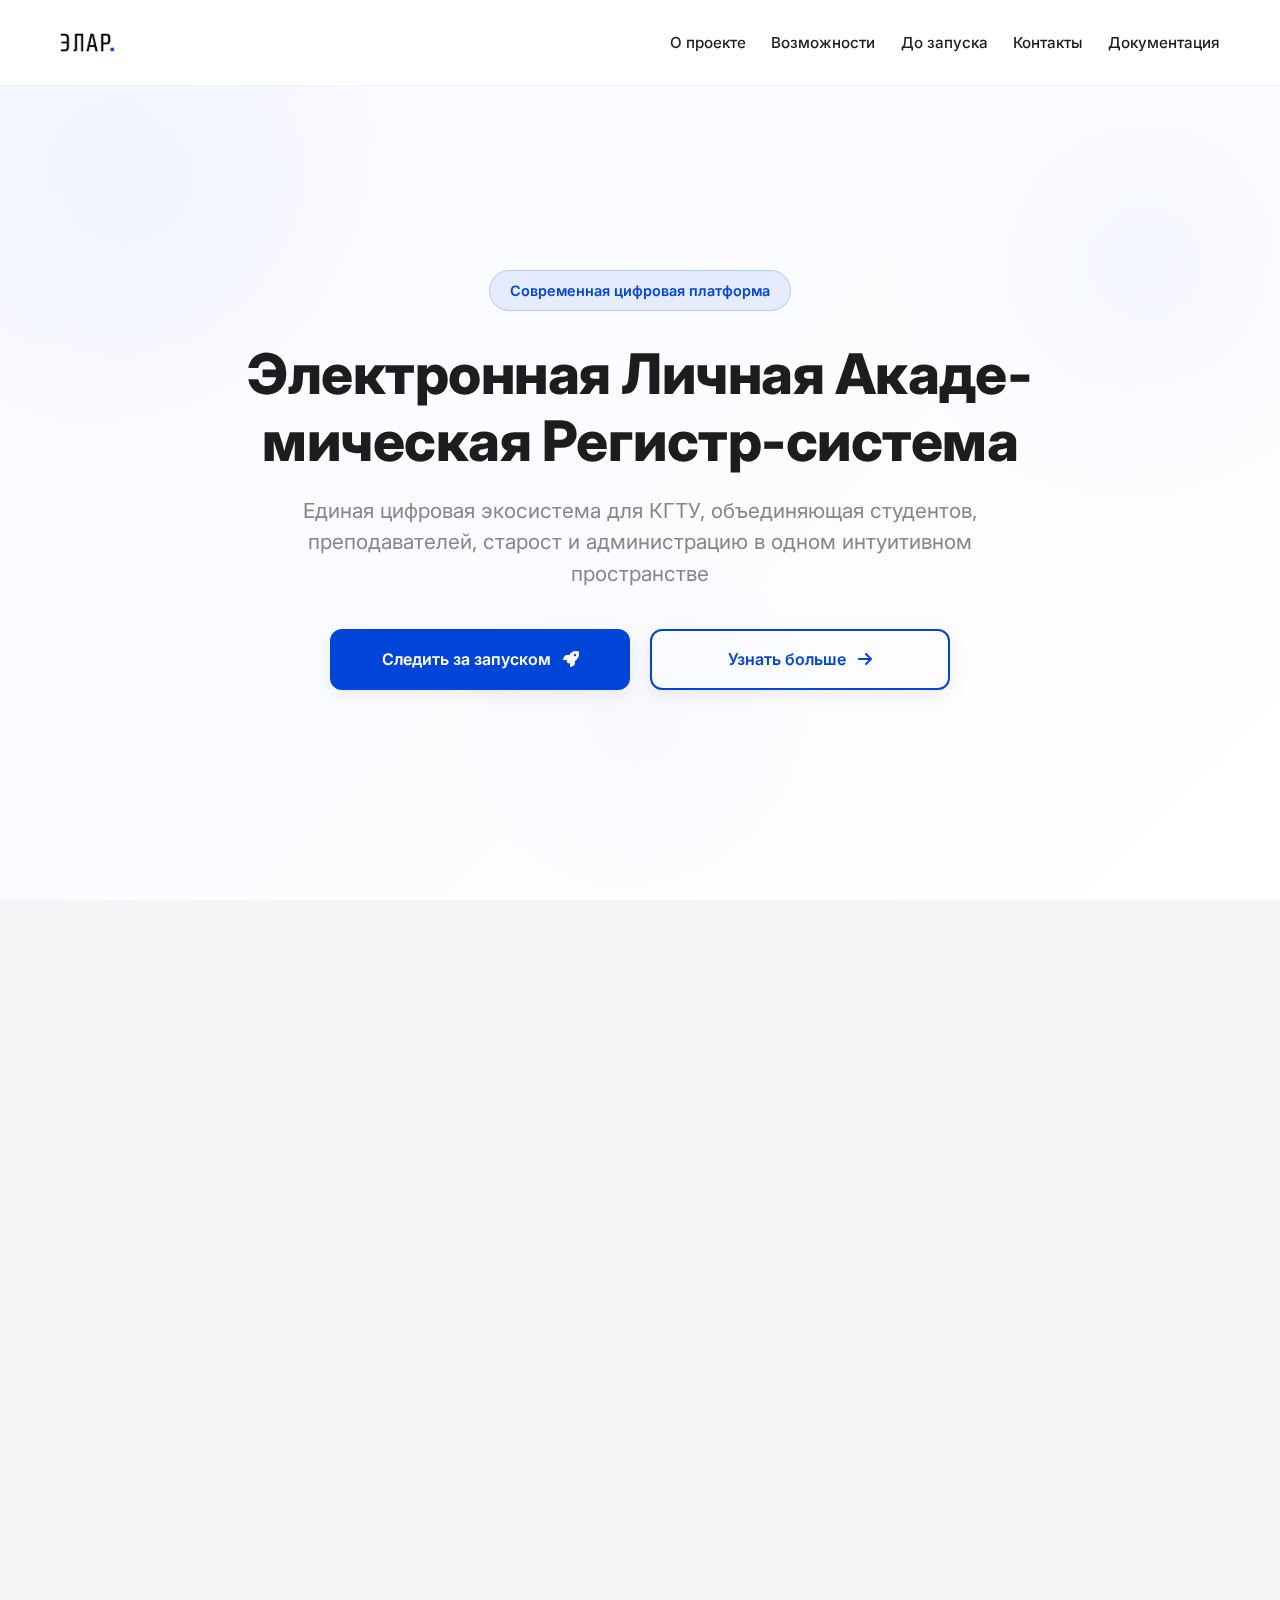
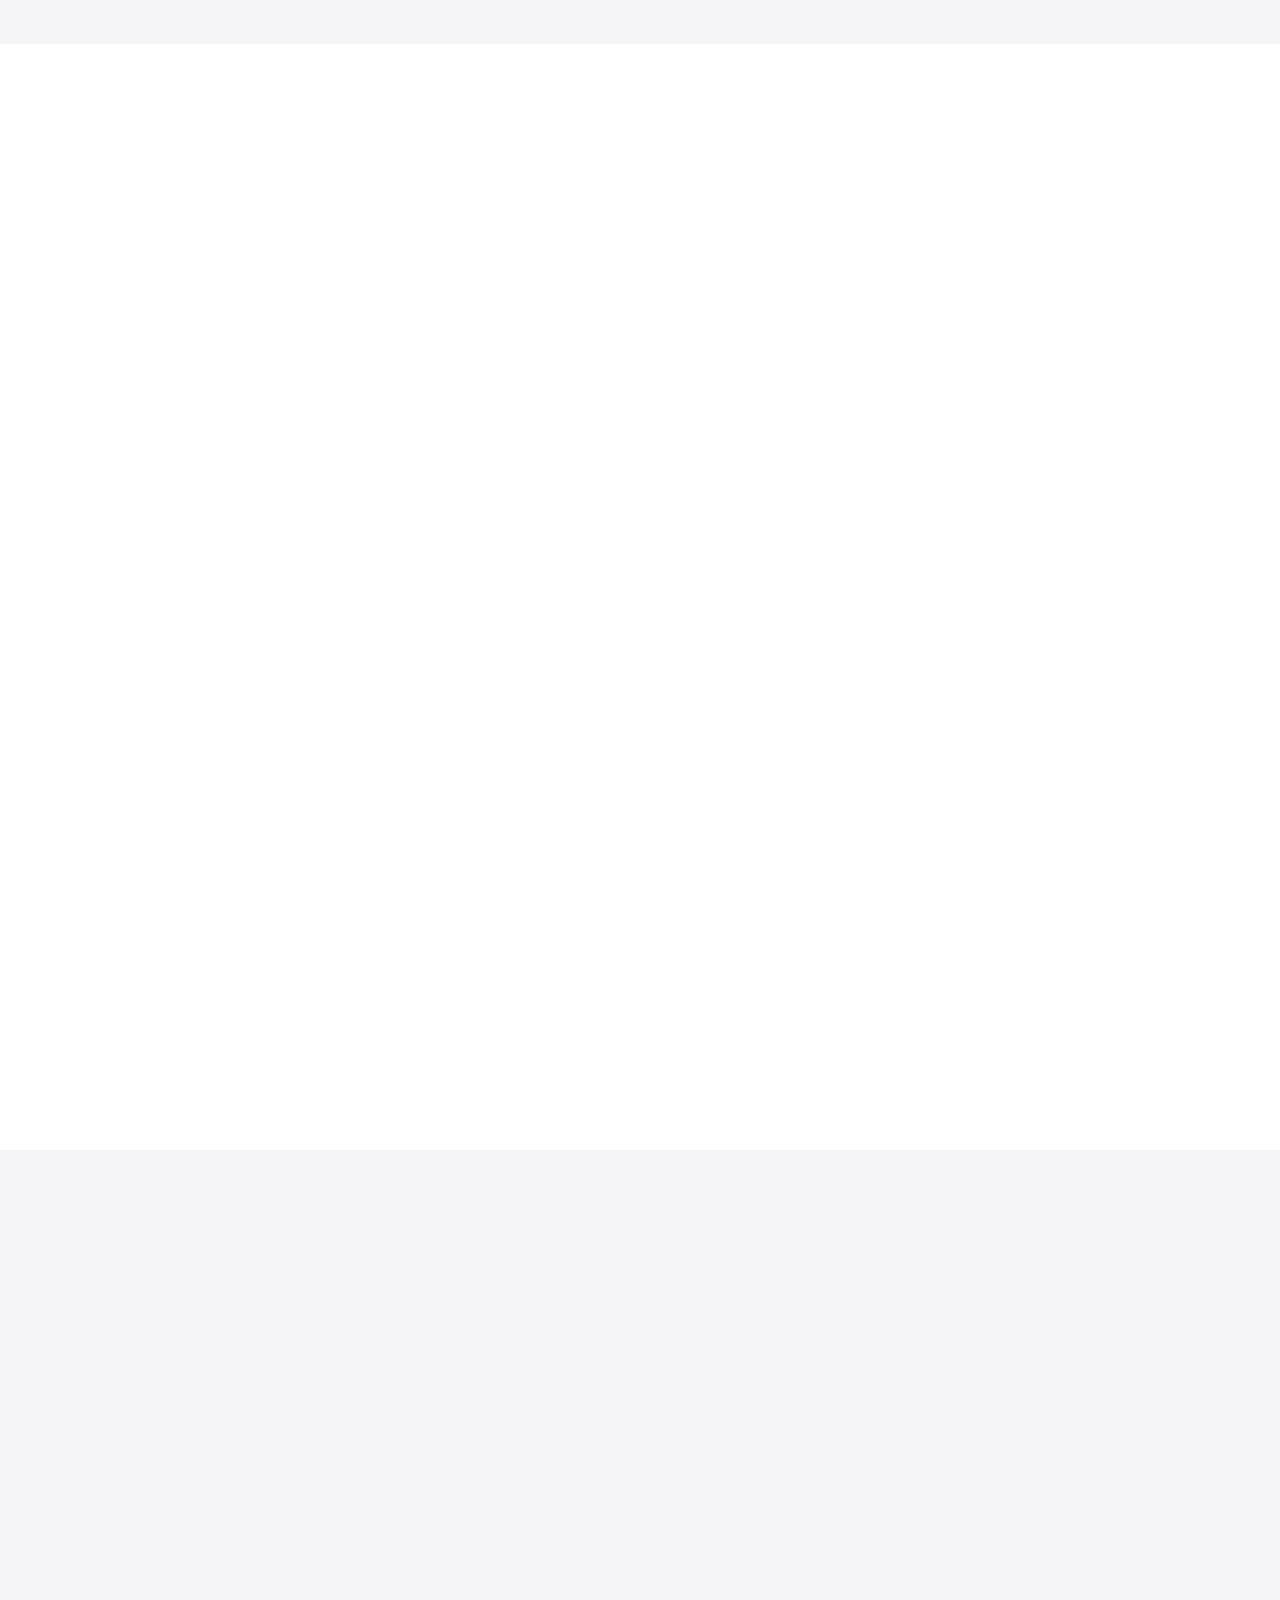
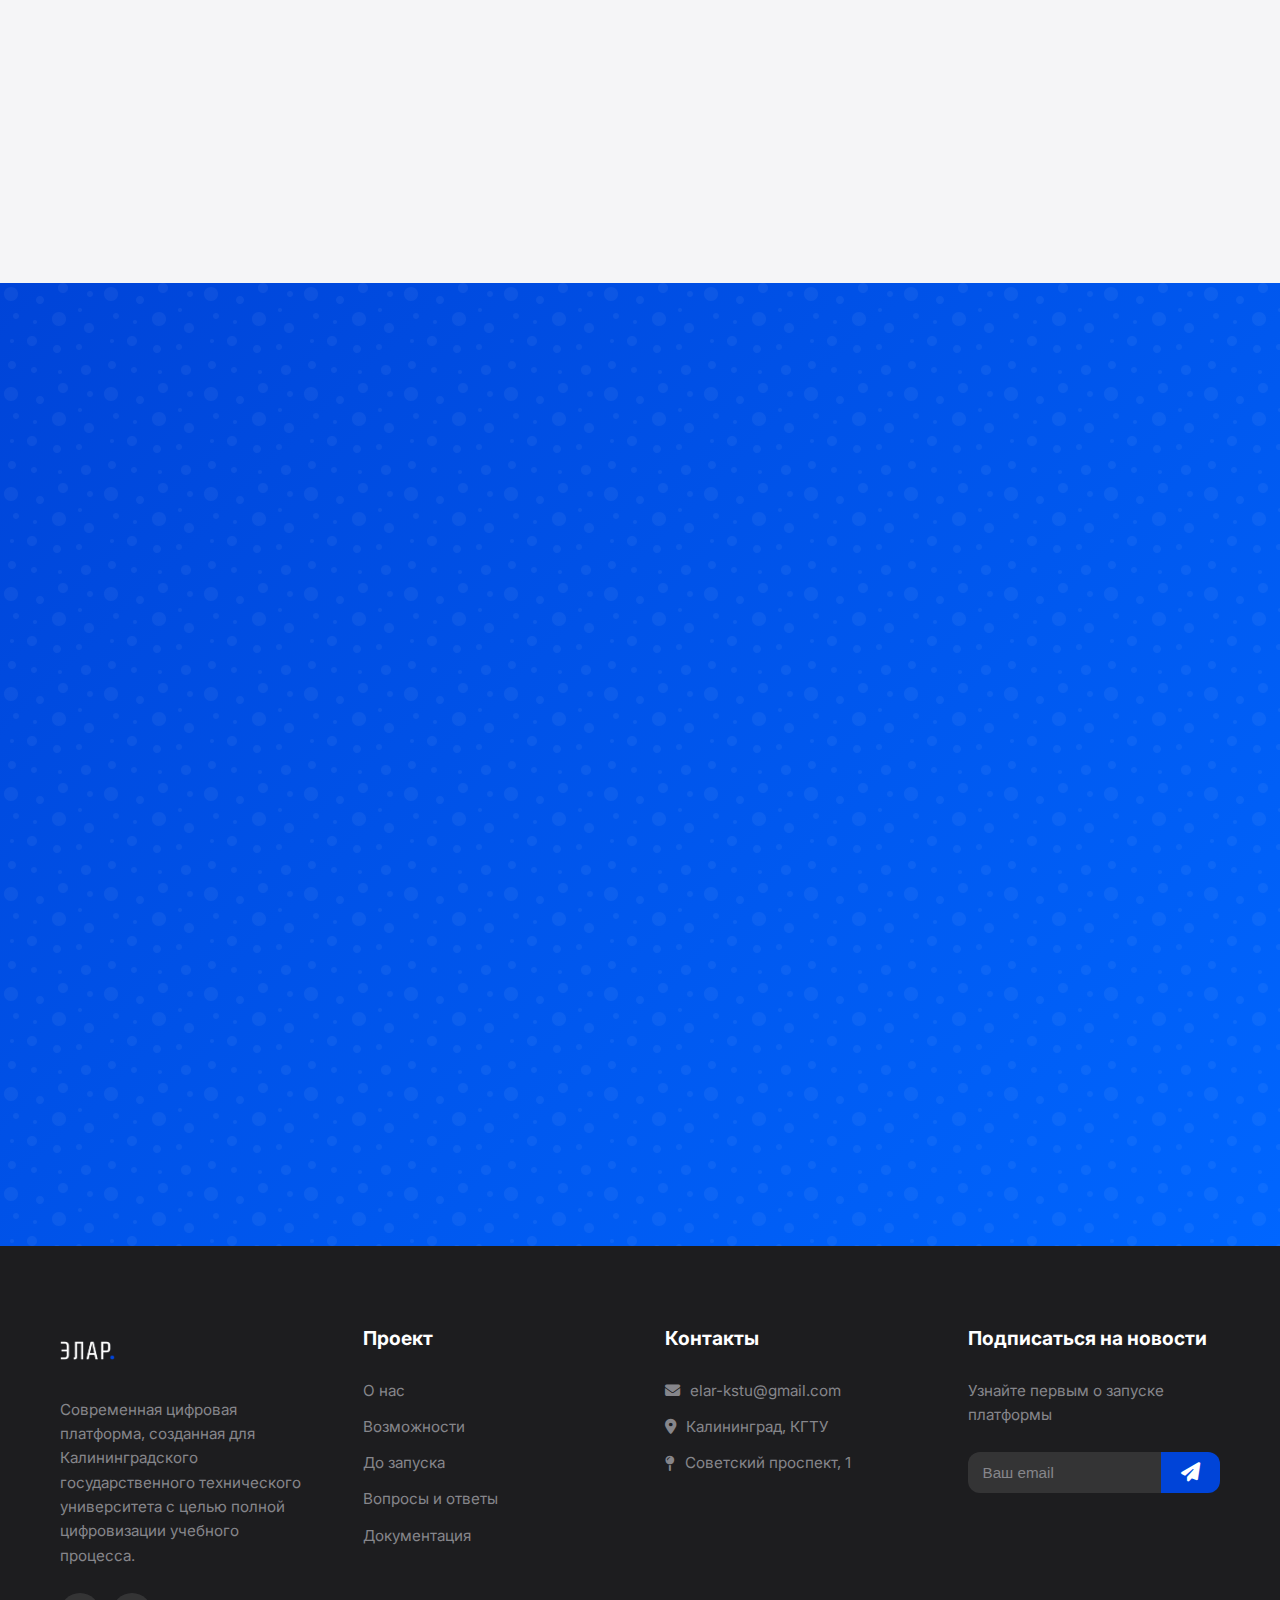
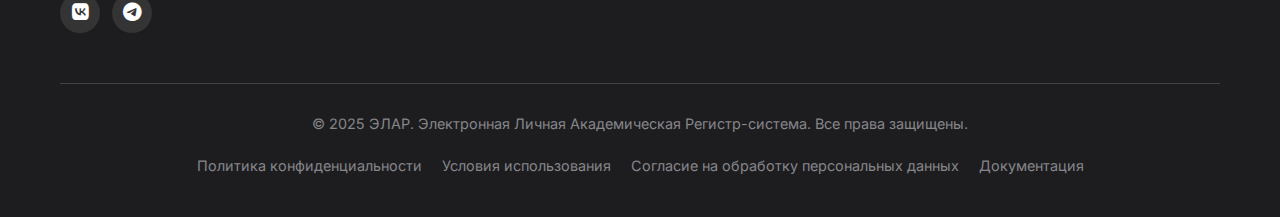
<file: index.html>
<!DOCTYPE html>
<html lang="ru">
<head>
    <meta charset="UTF-8">
    <meta name="viewport" content="width=device-width, initial-scale=1.0">
    <title>ЭЛАР | Твой гид в учебе</title>
    <link rel="stylesheet" href="css/style.css">
    <link rel="stylesheet" href="https://cdnjs.cloudflare.com/ajax/libs/font-awesome/6.4.0/css/all.min.css">
    <link rel="preconnect" href="https://fonts.googleapis.com">
    <link rel="preconnect" href="https://fonts.gstatic.com" crossorigin>
    <link href="https://fonts.googleapis.com/css2?family=Inter:wght@300;400;500;600;700&display=swap" rel="stylesheet">
    <link rel="stylesheet" href="https://cdnjs.cloudflare.com/ajax/libs/animate.css/4.1.1/animate.min.css">
    <link rel="icon" href="fav.png" type="image/png">
    <link rel="icon" href="fav.ico" type="image/x-icon">
    <link rel="apple-touch-icon" href="fav.png">
    <link rel="shortcut icon" href="fav.png" type="image/png">
    
    <link rel="icon" type="image/png" sizes="32x32" href="fav.png">
    <link rel="icon" type="image/png" sizes="16x16" href="fav.png">
    <link rel="apple-touch-icon" sizes="180x180" href="fav.png">
    
    <link rel="icon" type="image/png" sizes="192x192" href="fav.png">
    <link rel="icon" type="image/png" sizes="512x512" href="fav.png">
    
    <meta name="theme-color" content="#0044D8">
    <meta name="msapplication-TileColor" content="#0044D8">
    <meta name="msapplication-TileImage" content="fav.png">
</head>
<body>
    <div class="animated-bg"></div>
    
    <header>
        <div class="container header-content">
            <div class="logo">
                <img src="img/logo.png" alt="ЭЛАР логотип" class="logo-img">
            </div>
            
            <nav class="desktop-nav">
                <ul>
                    <li><a href="#about" class="nav-link"><span>О проекте</span></a></li>
                    <li><a href="#features" class="nav-link"><span>Возможности</span></a></li>
                    <li><a href="#timer" class="nav-link"><span>До запуска</span></a></li>
                    <li><a href="#contact" class="nav-link"><span>Контакты</span></a></li>
                    <li><a href="documents.html" class="nav-link"><span>Документация</span></a></li>
                </ul>
            </nav>
            
            <!-- Бургер меню для мобильных -->
            <button class="burger-menu" id="burgerMenu">
                <span></span>
                <span></span>
                <span></span>
            </button>
            
            <!-- Мобильное меню -->
            <div class="mobile-nav" id="mobileNav">
                <div class="mobile-nav-header">
                    <div class="logo">
                        
                    </div>
                    <button class="close-menu" id="closeMenu">
                        <i class="fas fa-times"></i>
                    </button>
                </div>
                <ul>
                    <li><a href="#about" class="mobile-nav-link"><i class="fas fa-info-circle"></i> О проекте</a></li>
                    <li><a href="#features" class="mobile-nav-link"><i class="fas fa-star"></i> Возможности</a></li>
                    <li><a href="#timer" class="mobile-nav-link"><i class="fas fa-clock"></i> До запуска</a></li>
                    <li><a href="#contact" class="mobile-nav-link"><i class="fas fa-envelope"></i> Контакты</a></li>
                    <li><a href="documents.html" class="mobile-nav-link active"><i class="fas fa-file-alt"></i> Документация</a></li>
                </ul>
                <div class="mobile-contact">
                    <p>Калининград, КГТУ</p>
                    <li><a href="mailto:elar-kstu@gmail.com"><i class="fas fa-envelope"></i> elar-kstu@gmail.com</a></li>
                </div>
            </div>
        </div>
    </header>

    <!-- Hero Section -->
    <section class="hero" id="about">
        <div class="container">
            <div class="hero-content">
                <div class="hero-badge animate__animated animate__fadeInDown">
                    <span>Современная цифровая платформа</span>
                </div>
                <h1 class="animate__animated animate__fadeInUp animate__delay-1s">Электронная Личная Академическая Регистр-система</h1>
                <p class="hero-subtitle animate__animated animate__fadeInUp animate__delay-2s">Единая цифровая экосистема для КГТУ, объединяющая студентов, преподавателей, старост и администрацию в одном интуитивном пространстве</p>
                <div class="hero-buttons animate__animated animate__fadeInUp animate__delay-3s">
                    <a href="#timer" class="hero-cta">
                        <span>Следить за запуском</span>
                        <i class="fas fa-rocket"></i>
                    </a>
                    <a href="#features" class="hero-cta secondary">
                        <span>Узнать больше</span>
                        <i class="fas fa-arrow-right"></i>
                    </a>
                </div>
            </div>
            
            <!-- Анимированные элементы -->
            <div class="floating-elements">
                <div class="floating-element el1"><i class="fas fa-user-graduate"></i></div>
                <div class="floating-element el2"><i class="fas fa-chart-line"></i></div>
                <div class="floating-element el3"><i class="fas fa-calendar-alt"></i></div>
                <div class="floating-element el4"><i class="fas fa-comments"></i></div>
            </div>
        </div>
    </section>

    <!-- Timer Section -->
    <section class="timer-section" id="timer">
        <div class="container">
            <h2 class="section-title animate-on-scroll">До запуска продукта</h2>
            <p class="section-subtitle animate-on-scroll">Мы готовимся представить ЭЛАР — современную платформу для полной цифровизации учебного процесса в КГТУ</p>
            
            <div class="timer">
                <div class="timer-item animate-on-scroll">
                    <div class="timer-value-container">
                        <div class="timer-value" id="days">00</div>
                        <div class="timer-dot"></div>
                    </div>
                    <div class="timer-label">Дней</div>
                </div>
                <div class="timer-item animate-on-scroll">
                    <div class="timer-value-container">
                        <div class="timer-value" id="hours">00</div>
                        <div class="timer-dot"></div>
                    </div>
                    <div class="timer-label">Часов</div>
                </div>
                <div class="timer-item animate-on-scroll">
                    <div class="timer-value-container">
                        <div class="timer-value" id="minutes">00</div>
                        <div class="timer-dot"></div>
                    </div>
                    <div class="timer-label">Минут</div>
                </div>
                <div class="timer-item animate-on-scroll">
                    <div class="timer-value-container">
                        <div class="timer-value" id="seconds">00</div>
                    </div>
                    <div class="timer-label">Секунд</div>
                </div>
            </div>
            
            <div class="progress-container animate-on-scroll">
                <div class="progress-label">
                    <span>Прогресс разработки</span>
                    <span id="progressPercent">85%</span>
                </div>
                <div class="progress-bar">
                    <div class="progress-fill" id="progressFill"></div>
                </div>
            </div>
            
            <p class="timer-note animate-on-scroll">Запуск запланирован на <span class="highlight">12 февраля 2026 года</span></p>
        </div>
    </section>

    <!-- Features Section -->
    <section class="features" id="features">
        <div class="container">
            <h2 class="section-title animate-on-scroll">Ключевые преимущества</h2>
            <p class="section-subtitle animate-on-scroll">ЭЛАР — это не просто "ещё один электронный дневник", а живая цифровая среда для взаимодействия</p>
            
            <div class="features-grid">
                <div class="feature-card animate-on-scroll">
                    <div class="feature-icon">
                        <div class="icon-circle">
                            <i class="fas fa-universal-access"></i>
                        </div>
                        <div class="feature-number">01</div>
                    </div>
                    <h3 class="feature-title">Единая экосистема</h3>
                    <p class="feature-desc">Объединяет студентов, преподавателей, старост и администрацию в одном удобном, интуитивно понятном пространстве с персонализированным рабочим столом для каждого пользователя.</p>
                    <div class="feature-highlight">
                        <i class="fas fa-check-circle"></i>
                        <span>Снижение информационного шума на 60%</span>
                    </div>
                </div>
                
                <div class="feature-card animate-on-scroll">
                    <div class="feature-icon">
                        <div class="icon-circle">
                            <i class="fas fa-chart-line"></i>
                        </div>
                        <div class="feature-number">02</div>
                    </div>
                    <h3 class="feature-title">Мощная аналитика</h3>
                    <p class="feature-desc">Система отслеживает успеваемость и прогнозирует академические риски для студентов с помощью «Учебного пульса», автоматически формирует аналитические отчеты для преподавателей.</p>
                    <div class="feature-highlight">
                        <i class="fas fa-check-circle"></i>
                        <span>Автоматизация 80% рутинных отчетов</span>
                    </div>
                </div>
                
                <div class="feature-card animate-on-scroll">
                    <div class="feature-icon">
                        <div class="icon-circle">
                            <i class="fas fa-bolt"></i>
                        </div>
                        <div class="feature-number">03</div>
                    </div>
                    <h3 class="feature-title">Эффективность и удобство</h3>
                    <p class="feature-desc">Экономит время и снижает информационный шум, объединяя расписание, коммуникацию, управление и данные в одном защищённом интерфейсе с поддержкой светлой и тёмной тем.</p>
                    <div class="feature-highlight">
                        <i class="fas fa-check-circle"></i>
                        <span>Экономия времени до 15 часов в месяц</span>
                    </div>
                </div>
            </div>
            
          <!-- Статистика -->
            <div class="stats-container animate-on-scroll">
                <div class="stat-item">
                    <div class="stat-value" data-count="4">4</div>
                    <div class="stat-label">Целевые группы</div>
                </div>
                <div class="stat-item">
                    <div class="stat-value" data-count="1000">1000+</div>
                    <div class="stat-label">Планируемых пользователей</div>
                </div>
                <div class="stat-item">
                    <div class="stat-value" data-count="24">24/7</div>
                    <div class="stat-label">Поддержка</div>
                </div>
                <div class="stat-item">
                    <div class="stat-value" data-count="99">99.9%</div>
                    <div class="stat-label">Доступность</div>
                </div>
            </div>
        </div>
    </section>

    <!-- Quote Section -->
    <section class="quote-section">
        <div class="container">
            <div class="quote-card animate-on-scroll">
                <div class="quote-icon">
                    <i class="fas fa-quote-left"></i>
                </div>
                <p class="quote">«Мы не просто информируем, мы анализируем, прогнозируем и рекомендуем, превращая данные в полезные перспективы. Мы упрощаем рутину и повышаем вовлечённость и осознанность»</p>
                <div class="quote-author">
                    <div class="author-avatar">
                        <i class="fas fa-users"></i>
                    </div>
                    <div class="author-info">
                        <div class="author-name">Команда проекта ЭЛАР</div>
                        <div class="author-role">Калининградский государственный технический университет</div>
                    </div>
                </div>
            </div>
        </div>
    </section>
    <!-- CustDev Survey CTA Section -->
    <section class="survey-cta">
        <div class="container">
            <div class="survey-card animate-on-scroll">
                <div class="survey-icon">
                    <i class="fas fa-comment-dots"></i>
                    <div class="pulse-dot"></div>
                </div>
                <h2 class="survey-title">Помогите сделать ЭЛАР лучше!</h2>
                <p class="survey-desc">Мы хотим создать платформу, которая будет максимально удобна именно для вас. Пройдите короткий опрос и получите <span class="highlight">эксклюзивный ранний доступ</span> к системе.</p>
                
                <div class="survey-benefits">
                    <div class="benefit-item">
                        <i class="fas fa-gift"></i>
                        <span>Ранний доступ к системе</span>
                    </div>
                    <div class="benefit-item">
                        <i class="fas fa-star"></i>
                        <span>Влияние на финальный дизайн</span>
                    </div>
                    <div class="benefit-item">
                        <i class="fas fa-trophy"></i>
                        <span>Сертификат beta-тестера</span>
                    </div>
                </div>
                
                <a href="https://forms.yandex.ru/u/6934b129902902698b970113/" target="_blank" class="survey-button">
                    <span>Пройти опрос</span>
                    <i class="fas fa-arrow-right"></i>
                </a>
                
                <p class="survey-note">
                    <i class="fas fa-shield-alt"></i>
                    Все данные используются только для улучшения платформы
                </p>
            </div>
        </div>
    </section>
        <!-- Footer -->
    <footer>
        <div class="container">
            <div class="footer-content">
                <div class="footer-col">
                    <div class="footer-logo">
                        <img src="img/logo_w.png" alt="ЭЛАР логотип" class="logo-img">
                    </div>
                    <p class="footer-desc">Современная цифровая платформа, созданная для Калининградского государственного технического университета с целью полной цифровизации учебного процесса.</p>
                    <div class="social-links">
                        <a href="#" class="social-link"><i class="fab fa-vk"></i></a>
                        <a href="#" class="social-link"><i class="fab fa-telegram"></i></a>
                    </div>
                </div>
                
                <div class="footer-col">
                    <h3 class="footer-title">Проект</h3>
                    <ul class="footer-links">
                        <li><a href="index.html#about">О нас</a></li>
                        <li><a href="index.html#features">Возможности</a></li>
                        <li><a href="index.html#timer">До запуска</a></li>
                        <li><a href="#">Вопросы и ответы</a></li>
                        <li><a href="documents.html">Документация</a></li>
                    </ul>
                </div>
                
                <div class="footer-col">
                    <h3 class="footer-title">Контакты</h3>
                    <ul class="footer-links">
                        <li><a href="mailto:elar-kstu@gmail.com"><i class="fas fa-envelope"></i> elar-kstu@gmail.com</a></li>
                        <li><i class="fas fa-map-marker-alt"></i> Калининград, КГТУ</li>
                        <li><i class="fas fa-map-pin"></i> Советский проспект, 1</li>
                    </ul>
                </div>
                
                <div class="footer-col">
                    <h3 class="footer-title">Подписаться на новости</h3>
                    <p class="subscribe-text">Узнайте первым о запуске платформы</p>
                    <form class="subscribe-form" id="subscribeForm">
                        <div class="input-group">
                            <input type="email" placeholder="Ваш email" required>
                            <button type="submit"><i class="fas fa-paper-plane"></i></button>
                        </div>
                        <div class="form-message" id="formMessage"></div>
                    </form>
                </div>
            </div>
            
            <div class="footer-bottom">
                <p>© 2025 ЭЛАР. Электронная Личная Академическая Регистр-система. Все права защищены.</p>
                <div class="footer-bottom-links">
                    <a href="privacy_politics.html">Политика конфиденциальности</a>
                    <a href="terms_of_using.html">Условия использования</a>
                    <a href="agreement_of_use.html">Согласие на обработку персональных данных</a>
                    <a href="documents.html">Документация</a>
                </div>
            </div>
        </div>
    </footer>

    <!-- Кнопка "Наверх" -->
    <button class="scroll-to-top" id="scrollToTop">
        <i class="fas fa-arrow-up"></i>
    </button>

    <script src="js/script.js"></script>
</body>
</html>
</file>
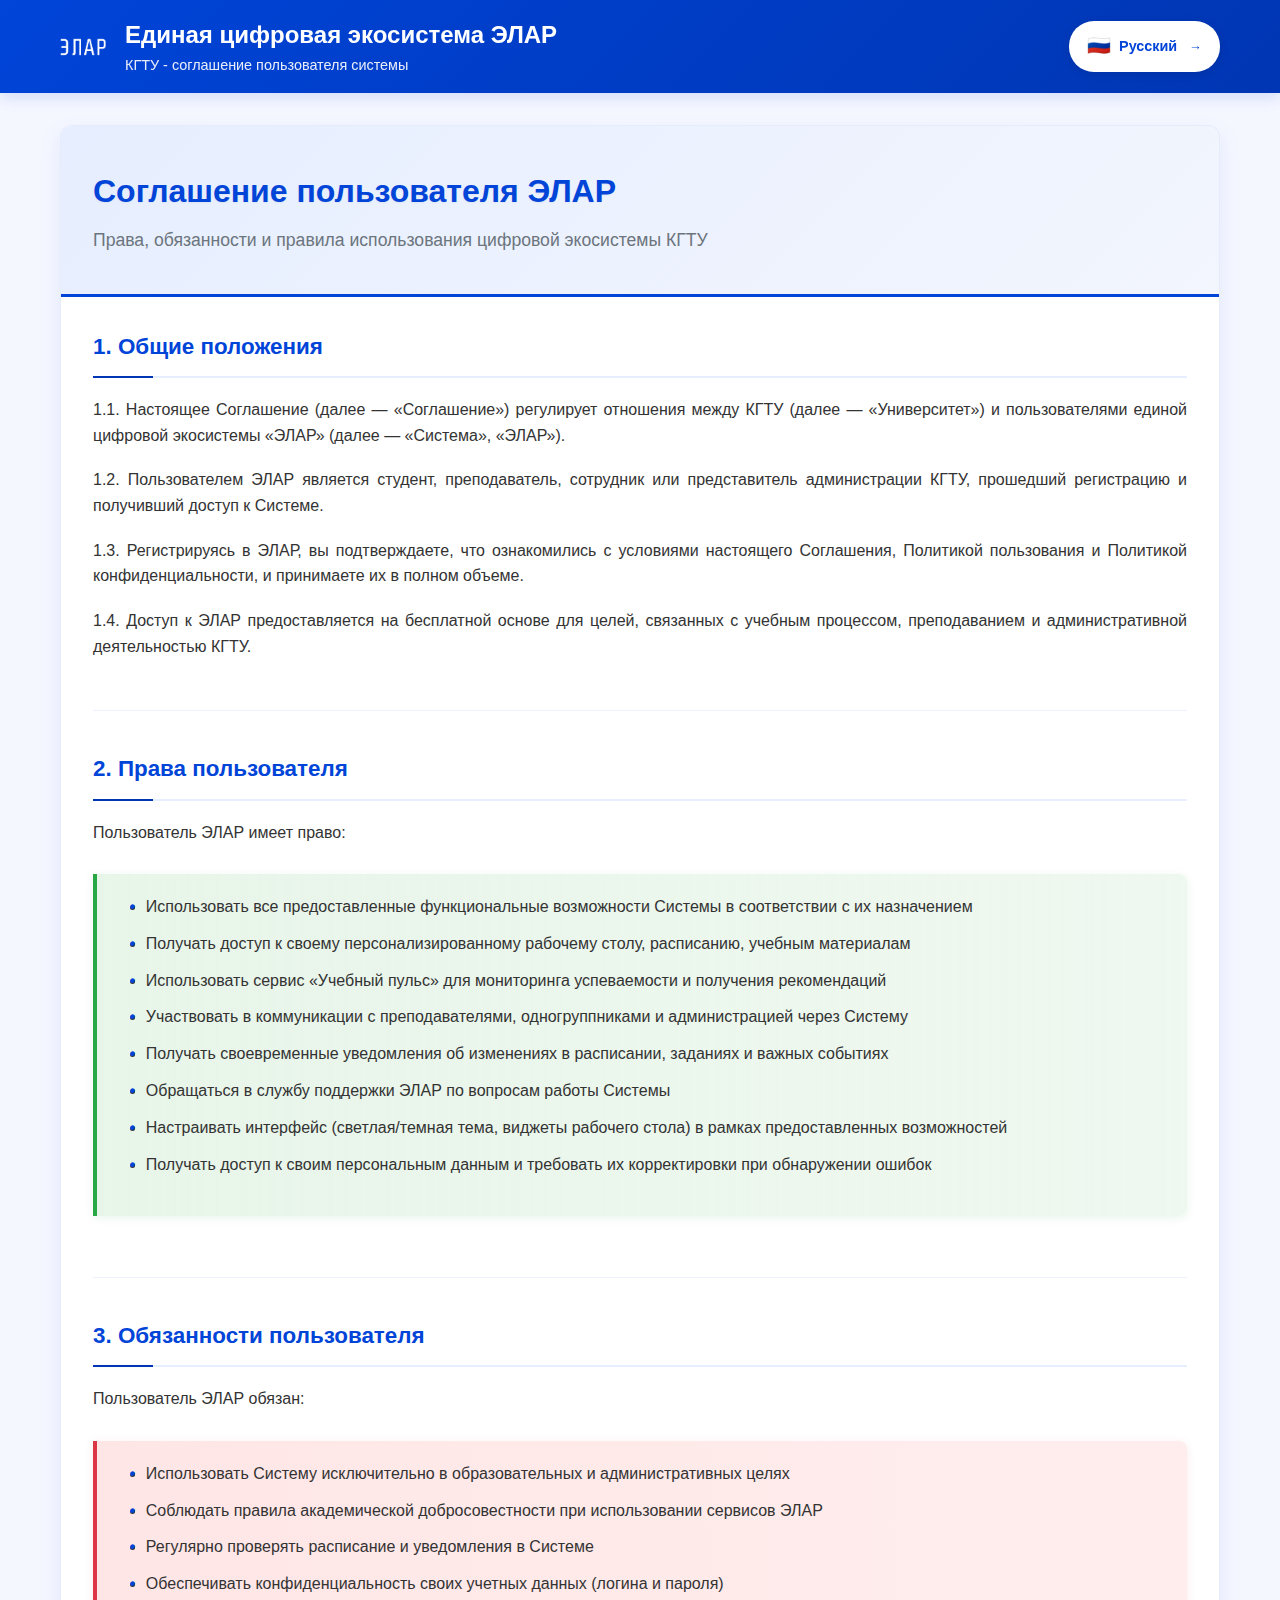
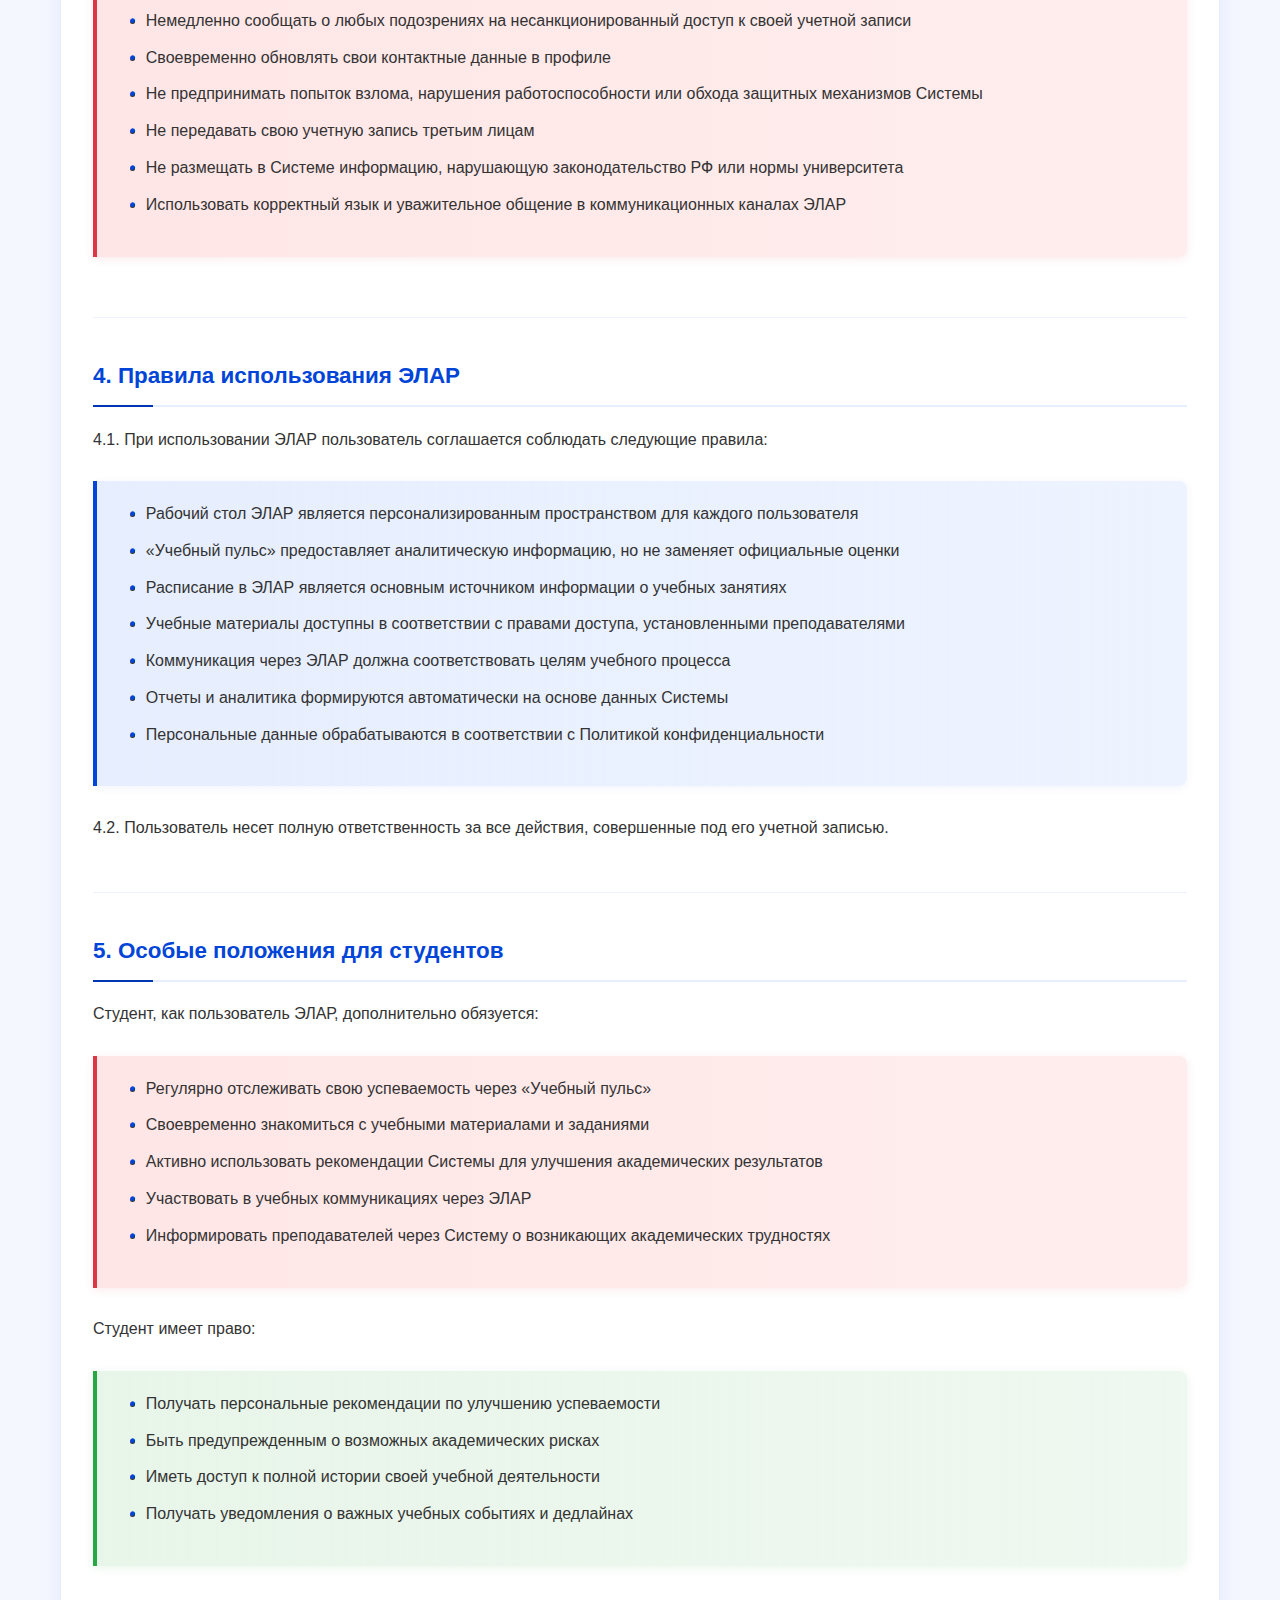
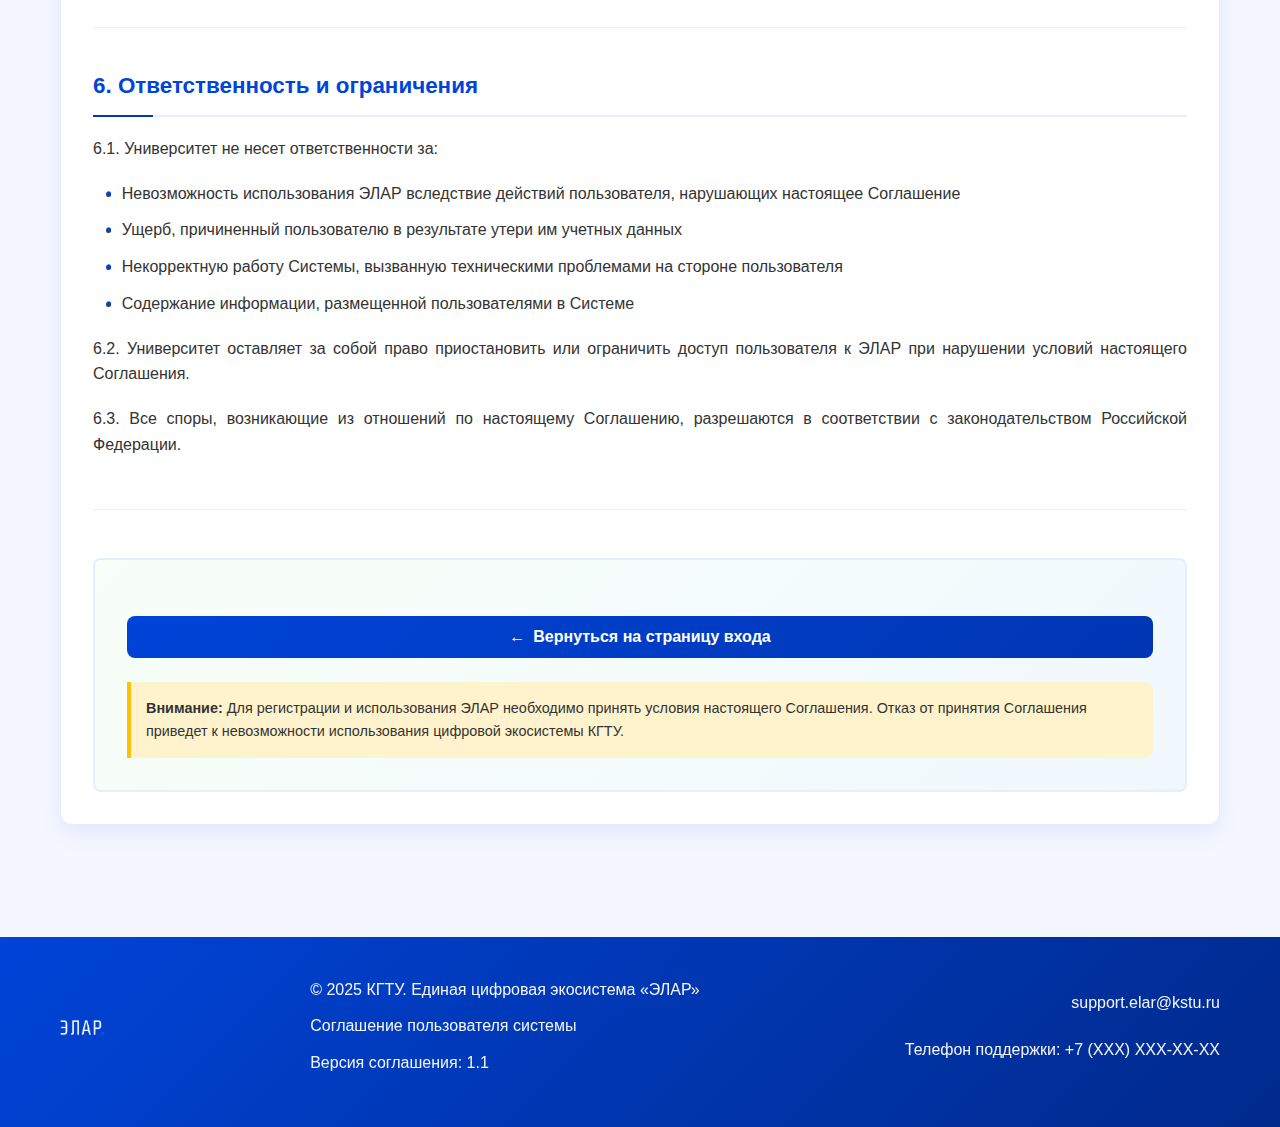
<file: agreement_of_use.html>
<!DOCTYPE html>
<html lang="ru">
<head>
    <meta charset="UTF-8">
    <meta name="viewport" content="width=device-width, initial-scale=1.0">
    <title>Соглашение пользователя ЭЛАР | КГТУ</title>
    <style>
        :root {
            --primary-blue: #0044D8;
            --secondary-blue: #0036b3;
            --light-blue: #e6eeff;
            --accent-blue: #002a8c;
            --white: #ffffff;
            --gray-light: #f5f7ff;
            --gray: #6c757d;
            --gray-dark: #333333;
            --green: #28a745;
            --red: #dc3545;
            --transition: all 0.3s ease;
        }

        * {
            margin: 0;
            padding: 0;
            box-sizing: border-box;
        }

        body {
            font-family: 'Segoe UI', Tahoma, Geneva, Verdana, sans-serif;
            line-height: 1.6;
            color: var(--gray-dark);
            background-color: var(--gray-light);
        }

        .container {
            max-width: 1200px;
            margin: 0 auto;
            padding: 0 20px;
        }

        /* Header Styles */
        header {
            background: linear-gradient(135deg, var(--primary-blue), var(--secondary-blue));
            color: var(--white);
            padding: 1rem 0;
            box-shadow: 0 4px 15px rgba(0, 68, 216, 0.15);
            position: sticky;
            top: 0;
            z-index: 1000;
        }

        .header-content {
            display: flex;
            justify-content: space-between;
            align-items: center;
        }

        .logo-container {
            display: flex;
            align-items: center;
            gap: 15px;
        }

        /* ОГРАНИЧЕНИЕ РАЗМЕРА ЛОГОТИПА */
        .logo {
            height: 50px;
            width: auto;
            max-width: 150px;
            object-fit: contain;
        }

        .logo-text h1 {
            font-size: 1.5rem;
            font-weight: 600;
        }

        .logo-text p {
            font-size: 0.9rem;
            opacity: 0.9;
        }

        /* Language Toggle Button */
        .lang-toggle {
            display: flex;
            align-items: center;
            gap: 8px;
            background: var(--white);
            color: var(--primary-blue);
            padding: 8px 16px;
            border-radius: 25px;
            cursor: pointer;
            transition: var(--transition);
            border: 2px solid rgba(255, 255, 255, 0.3);
            font-weight: 500;
            box-shadow: 0 2px 8px rgba(0, 0, 0, 0.1);
        }

        .lang-toggle:hover {
            background: var(--light-blue);
            transform: translateY(-2px);
            box-shadow: 0 4px 12px rgba(0, 0, 0, 0.15);
            border-color: var(--primary-blue);
        }

        .lang-toggle.active {
            background: var(--accent-blue);
            color: var(--white);
        }

        .lang-flag {
            font-size: 1.2rem;
            display: flex;
            align-items: center;
        }

        .lang-text {
            font-weight: 600;
            font-size: 0.9rem;
        }

        .lang-arrow {
            font-size: 0.8rem;
            margin-left: 4px;
            transition: var(--transition);
        }

        .lang-toggle:hover .lang-arrow {
            transform: translateX(2px);
        }

        /* Main Content */
        main {
            padding: 2rem 0 4rem;
        }

        .agreement-container {
            background: var(--white);
            border-radius: 12px;
            box-shadow: 0 8px 25px rgba(0, 68, 216, 0.08);
            overflow: hidden;
            border: 1px solid rgba(0, 68, 216, 0.1);
        }

        .agreement-header {
            background: linear-gradient(135deg, var(--light-blue), rgba(0, 68, 216, 0.05));
            padding: 2.5rem 2rem;
            border-bottom: 3px solid var(--primary-blue);
        }

        .agreement-header h2 {
            color: var(--primary-blue);
            font-size: 2rem;
            margin-bottom: 0.5rem;
            text-shadow: 0 1px 2px rgba(0, 0, 0, 0.05);
        }

        .agreement-header .subtitle {
            color: var(--gray);
            font-size: 1.1rem;
        }

        .agreement-content {
            padding: 2rem;
        }

        /* Section Styles */
        section {
            margin-bottom: 2.5rem;
            padding-bottom: 2rem;
            border-bottom: 1px solid #eef2ff;
        }

        section:last-child {
            border-bottom: none;
            margin-bottom: 0;
        }

        section h3 {
            color: var(--primary-blue);
            font-size: 1.4rem;
            margin-bottom: 1.2rem;
            padding-bottom: 0.7rem;
            border-bottom: 2px solid var(--light-blue);
            position: relative;
        }

        section h3::after {
            content: '';
            position: absolute;
            bottom: -2px;
            left: 0;
            width: 60px;
            height: 2px;
            background: var(--secondary-blue);
        }

        section p {
            margin-bottom: 1.2rem;
            text-align: justify;
        }

        section ul {
            margin-left: 1.8rem;
            margin-bottom: 1.2rem;
        }

        section li {
            margin-bottom: 0.7rem;
            position: relative;
        }

        section li::before {
            content: "•";
            color: var(--primary-blue);
            font-weight: bold;
            display: inline-block;
            width: 1em;
            margin-left: -1em;
        }

        .rights-box {
            background: linear-gradient(to right, #e8f5e9, rgba(232, 245, 233, 0.7));
            padding: 20px;
            border-left: 4px solid var(--green);
            margin: 1.8rem 0;
            border-radius: 0 8px 8px 0;
            box-shadow: 0 2px 10px rgba(40, 167, 69, 0.1);
        }

        .obligations-box {
            background: linear-gradient(to right, #ffe6e6, rgba(255, 230, 230, 0.7));
            padding: 20px;
            border-left: 4px solid var(--red);
            margin: 1.8rem 0;
            border-radius: 0 8px 8px 0;
            box-shadow: 0 2px 10px rgba(220, 53, 69, 0.1);
        }

        .rules-box {
            background: linear-gradient(to right, var(--light-blue), rgba(230, 238, 255, 0.7));
            padding: 20px;
            border-left: 4px solid var(--primary-blue);
            margin: 1.8rem 0;
            border-radius: 0 8px 8px 0;
            box-shadow: 0 2px 10px rgba(0, 68, 216, 0.05);
        }

        /* Consent Section */
        .consent-section {
            background: linear-gradient(135deg, #f8fff8, #f0f8ff);
            padding: 2rem;
            border-radius: 8px;
            margin-top: 3rem;
            border: 2px solid var(--light-blue);
        }

        .checkbox-input {
            width: 24px;
            height: 24px;
            margin-top: 3px;
            accent-color: var(--primary-blue);
            cursor: pointer;
        }

        .checkbox-label {
            font-size: 1.1rem;
            color: var(--gray-dark);
        }

        .checkbox-label strong {
            color: var(--primary-blue);
        }

        .consent-buttons {
            display: flex;
            gap: 15px;
            margin-top: 1.5rem;
        }

        .btn {
            padding: 12px 30px;
            border: none;
            border-radius: 8px;
            font-size: 1rem;
            font-weight: 600;
            cursor: pointer;
            transition: var(--transition);
            display: flex;
            align-items: center;
            justify-content: center;
            gap: 8px;
        }

        .btn-accept {
            background: linear-gradient(135deg, var(--primary-blue), var(--secondary-blue));
            color: var(--white);
            flex: 1;
        }

        .btn-accept:hover:not(:disabled) {
            background: linear-gradient(135deg, var(--secondary-blue), var(--accent-blue));
            transform: translateY(-2px);
            box-shadow: 0 4px 15px rgba(0, 68, 216, 0.2);
        }

        .btn-accept:disabled {
            background: var(--gray);
            cursor: not-allowed;
            opacity: 0.6;
        }

        .btn-decline {
            background: var(--white);
            color: var(--red);
            border: 2px solid var(--red);
            flex: 1;
        }

        .btn-decline:hover {
            background: var(--red);
            color: var(--white);
            transform: translateY(-2px);
            box-shadow: 0 4px 15px rgba(220, 53, 69, 0.2);
        }

        .consent-note {
            margin-top: 1.5rem;
            padding: 15px;
            background: #fff3cd;
            border-left: 4px solid #ffc107;
            border-radius: 0 8px 8px 0;
            font-size: 0.9rem;
        }

        /* Footer */
        footer {
            background: linear-gradient(135deg, var(--primary-blue), var(--accent-blue));
            color: var(--white);
            padding: 2.5rem 0;
            margin-top: 3rem;
        }

        .footer-content {
            display: flex;
            justify-content: space-between;
            align-items: center;
            flex-wrap: wrap;
            gap: 25px;
        }

        /* ОГРАНИЧЕНИЕ РАЗМЕРА ЛОГОТИПА В ФУТЕРЕ */
        .footer-logo {
            height: 45px;
            width: auto;
            max-width: 120px;
            object-fit: contain;
            opacity: 0.95;
            filter: brightness(1.2);
        }

        .footer-info p {
            margin-bottom: 0.7rem;
            opacity: 0.95;
        }

        .footer-contact {
            text-align: right;
        }

        .contact-link {
            color: var(--white);
            text-decoration: none;
            display: block;
            margin-bottom: 0.7rem;
            opacity: 0.95;
            transition: var(--transition);
            padding: 5px 0;
        }

        .contact-link:hover {
            opacity: 1;
            text-decoration: underline;
            transform: translateX(-3px);
        }

        /* Responsive */
        @media (max-width: 768px) {
            .header-content {
                flex-direction: column;
                gap: 15px;
                text-align: center;
            }
            
            .agreement-header h2 {
                font-size: 1.6rem;
            }
            
            .agreement-content {
                padding: 1.5rem;
            }
            
            .footer-content {
                flex-direction: column;
                text-align: center;
            }
            
            .footer-contact {
                text-align: center;
            }
            
            .lang-toggle {
                padding: 6px 14px;
                font-size: 0.9rem;
            }
            
            /* Адаптация логотипа для мобильных */
            .logo {
                height: 40px;
                max-width: 120px;
            }
            
            .footer-logo {
                height: 35px;
                max-width: 100px;
            }
            
            .consent-buttons {
                flex-direction: column;
            }
            
            .btn {
                width: 100%;
            }
        }

        @media (max-width: 480px) {
            .logo-text h1 {
                font-size: 1.3rem;
            }
            
            .agreement-header {
                padding: 1.5rem 1rem;
            }
            
            section h3 {
                font-size: 1.2rem;
            }
            
            /* Дополнительная адаптация логотипа для очень маленьких экранов */
            .logo {
                height: 35px;
                max-width: 100px;
            }
            
            .footer-logo {
                height: 30px;
                max-width: 80px;
            }
        }

        /* Animation for language switch */
        @keyframes fadeIn {
            from { opacity: 0.7; transform: translateY(5px); }
            to { opacity: 1; transform: translateY(0); }
        }

        .agreement-content section {
            animation: fadeIn 0.3s ease-out;
        }
    </style>
</head>
<body>
    <header>
        <div class="container header-content">
            <div class="logo-container">
                <img src="img/logo_w.png" alt="ЭЛАР логотип" class="logo">
                <div class="logo-text">
                    <h1>Единая цифровая экосистема ЭЛАР</h1>
                    <p>КГТУ - соглашение пользователя системы</p>
                </div>
            </div>
            <div class="lang-toggle" id="langToggle">
                <span class="lang-flag" id="langFlag">🇷🇺</span>
                <span class="lang-text" id="langText">Русский</span>
                <span class="lang-arrow">→</span>
            </div>
        </div>
    </header>

    <main>
        <div class="container">
            <div class="agreement-container">
                <div class="agreement-header">
                    <h2 id="agreementTitle">Соглашение пользователя ЭЛАР</h2>
                    <p class="subtitle" id="agreementSubtitle">Права, обязанности и правила использования цифровой экосистемы КГТУ</p>
                </div>
                
                <div class="agreement-content">
                    <!-- Section 1 -->
                    <section id="section1">
                        <h3 id="section1Title">1. Общие положения</h3>
                        <p id="section1Text1">1.1. Настоящее Соглашение (далее — «Соглашение») регулирует отношения между КГТУ (далее — «Университет») и пользователями единой цифровой экосистемы «ЭЛАР» (далее — «Система», «ЭЛАР»).</p>
                        <p id="section1Text2">1.2. Пользователем ЭЛАР является студент, преподаватель, сотрудник или представитель администрации КГТУ, прошедший регистрацию и получивший доступ к Системе.</p>
                        <p id="section1Text3">1.3. Регистрируясь в ЭЛАР, вы подтверждаете, что ознакомились с условиями настоящего Соглашения, Политикой пользования и Политикой конфиденциальности, и принимаете их в полном объеме.</p>
                        <p id="section1Text4">1.4. Доступ к ЭЛАР предоставляется на бесплатной основе для целей, связанных с учебным процессом, преподаванием и административной деятельностью КГТУ.</p>
                    </section>

                    <!-- Section 2 -->
                    <section id="section2">
                        <h3 id="section2Title">2. Права пользователя</h3>
                        <p id="section2Text1">Пользователь ЭЛАР имеет право:</p>
                        
                        <div class="rights-box">
                            <ul id="userRightsList">
                                <li id="right1">Использовать все предоставленные функциональные возможности Системы в соответствии с их назначением</li>
                                <li id="right2">Получать доступ к своему персонализированному рабочему столу, расписанию, учебным материалам</li>
                                <li id="right3">Использовать сервис «Учебный пульс» для мониторинга успеваемости и получения рекомендаций</li>
                                <li id="right4">Участвовать в коммуникации с преподавателями, одногруппниками и администрацией через Систему</li>
                                <li id="right5">Получать своевременные уведомления об изменениях в расписании, заданиях и важных событиях</li>
                                <li id="right6">Обращаться в службу поддержки ЭЛАР по вопросам работы Системы</li>
                                <li id="right7">Настраивать интерфейс (светлая/темная тема, виджеты рабочего стола) в рамках предоставленных возможностей</li>
                                <li id="right8">Получать доступ к своим персональным данным и требовать их корректировки при обнаружении ошибок</li>
                            </ul>
                        </div>
                    </section>

                    <!-- Section 3 -->
                    <section id="section3">
                        <h3 id="section3Title">3. Обязанности пользователя</h3>
                        <p id="section3Text1">Пользователь ЭЛАР обязан:</p>
                        
                        <div class="obligations-box">
                            <ul id="userObligationsList">
                                <li id="obligation1">Использовать Систему исключительно в образовательных и административных целях</li>
                                <li id="obligation2">Соблюдать правила академической добросовестности при использовании сервисов ЭЛАР</li>
                                <li id="obligation3">Регулярно проверять расписание и уведомления в Системе</li>
                                <li id="obligation4">Обеспечивать конфиденциальность своих учетных данных (логина и пароля)</li>
                                <li id="obligation5">Немедленно сообщать о любых подозрениях на несанкционированный доступ к своей учетной записи</li>
                                <li id="obligation6">Своевременно обновлять свои контактные данные в профиле</li>
                                <li id="obligation7">Не предпринимать попыток взлома, нарушения работоспособности или обхода защитных механизмов Системы</li>
                                <li id="obligation8">Не передавать свою учетную запись третьим лицам</li>
                                <li id="obligation9">Не размещать в Системе информацию, нарушающую законодательство РФ или нормы университета</li>
                                <li id="obligation10">Использовать корректный язык и уважительное общение в коммуникационных каналах ЭЛАР</li>
                            </ul>
                        </div>
                    </section>

                    <!-- Section 4 -->
                    <section id="section4">
                        <h3 id="section4Title">4. Правила использования ЭЛАР</h3>
                        <p id="section4Text1">4.1. При использовании ЭЛАР пользователь соглашается соблюдать следующие правила:</p>
                        
                        <div class="rules-box">
                            <ul id="usageRulesList">
                                <li id="rule1">Рабочий стол ЭЛАР является персонализированным пространством для каждого пользователя</li>
                                <li id="rule2">«Учебный пульс» предоставляет аналитическую информацию, но не заменяет официальные оценки</li>
                                <li id="rule3">Расписание в ЭЛАР является основным источником информации о учебных занятиях</li>
                                <li id="rule4">Учебные материалы доступны в соответствии с правами доступа, установленными преподавателями</li>
                                <li id="rule5">Коммуникация через ЭЛАР должна соответствовать целям учебного процесса</li>
                                <li id="rule6">Отчеты и аналитика формируются автоматически на основе данных Системы</li>
                                <li id="rule7">Персональные данные обрабатываются в соответствии с Политикой конфиденциальности</li>
                            </ul>
                        </div>
                        
                        <p id="section4Text2">4.2. Пользователь несет полную ответственность за все действия, совершенные под его учетной записью.</p>
                    </section>

                    <!-- Section 5 -->
                    <section id="section5">
                        <h3 id="section5Title">5. Особые положения для студентов</h3>
                        <p id="section5Text1">Студент, как пользователь ЭЛАР, дополнительно обязуется:</p>
                        
                        <div class="obligations-box">
                            <ul id="studentObligationsList">
                                <li id="studentObligation1">Регулярно отслеживать свою успеваемость через «Учебный пульс»</li>
                                <li id="studentObligation2">Своевременно знакомиться с учебными материалами и заданиями</li>
                                <li id="studentObligation3">Активно использовать рекомендации Системы для улучшения академических результатов</li>
                                <li id="studentObligation4">Участвовать в учебных коммуникациях через ЭЛАР</li>
                                <li id="studentObligation5">Информировать преподавателей через Систему о возникающих академических трудностях</li>
                            </ul>
                        </div>
                        
                        <p id="section5Text2">Студент имеет право:</p>
                        
                        <div class="rights-box">
                            <ul id="studentRightsList">
                                <li id="studentRight1">Получать персональные рекомендации по улучшению успеваемости</li>
                                <li id="studentRight2">Быть предупрежденным о возможных академических рисках</li>
                                <li id="studentRight3">Иметь доступ к полной истории своей учебной деятельности</li>
                                <li id="studentRight4">Получать уведомления о важных учебных событиях и дедлайнах</li>
                            </ul>
                        </div>
                    </section>

                    <!-- Section 6 -->
                    <section id="section6">
                        <h3 id="section6Title">6. Ответственность и ограничения</h3>
                        <p id="section6Text1">6.1. Университет не несет ответственности за:</p>
                        
                        <ul id="limitationsList">
                            <li id="limitation1">Невозможность использования ЭЛАР вследствие действий пользователя, нарушающих настоящее Соглашение</li>
                            <li id="limitation2">Ущерб, причиненный пользователю в результате утери им учетных данных</li>
                            <li id="limitation3">Некорректную работу Системы, вызванную техническими проблемами на стороне пользователя</li>
                            <li id="limitation4">Содержание информации, размещенной пользователями в Системе</li>
                        </ul>
                        
                        <p id="section6Text2">6.2. Университет оставляет за собой право приостановить или ограничить доступ пользователя к ЭЛАР при нарушении условий настоящего Соглашения.</p>
                        <p id="section6Text3">6.3. Все споры, возникающие из отношений по настоящему Соглашению, разрешаются в соответствии с законодательством Российской Федерации.</p>
                    </section>
                        
                    <div class="consent-section">
                        <div class="consent-buttons">
                        <button id="backButton" class="btn btn-accept">
                            <span id="backIcon">←</span>
                            <span id="backText">Вернуться на страницу входа</span>
                        </button>
                    </div>
                        
                        <div class="consent-note" id="consentNote">
                            <strong>Внимание:</strong> Для регистрации и использования ЭЛАР необходимо принять условия настоящего Соглашения. Отказ от принятия Соглашения приведет к невозможности использования цифровой экосистемы КГТУ.
                        </div>
                    </div>
                </div>
            </div>
        </div>
    </main>

    <footer>
        <div class="container footer-content">
            <div class="footer-logo-container">
                <img src="img/logo_w.png" alt="ЭЛАР логотип" class="footer-logo">
            </div>
            <div class="footer-info">
                <p id="footerText1">© 2025 КГТУ. Единая цифровая экосистема «ЭЛАР»</p>
                <p id="footerText2">Соглашение пользователя системы</p>
                <p id="footerText3">Версия соглашения: 1.1</p>
            </div>
            <div class="footer-contact">
                <a href="mailto:support.elar@kstu.ru" class="contact-link">support.elar@kstu.ru</a>
                <p id="footerText4" class="contact-link">Телефон поддержки: +7 (XXX) XXX-XX-XX</p>
            </div>
        </div>
    </footer>

    <script>
    // Тексты на русском языке
    const ruTexts = {
        // Заголовки
        agreementTitle: "Соглашение пользователя ЭЛАР",
        agreementSubtitle: "Права, обязанности и правила использования цифровой экосистемы КГТУ",
        
        // Секция 1
        section1Title: "1. Общие положения",
        section1Text1: "1.1. Настоящее Соглашение (далее — «Соглашение») регулирует отношения между КГТУ (далее — «Университет») и пользователями единой цифровой экосистемы «ЭЛАР» (далее — «Система», «ЭЛАР»).",
        section1Text2: "1.2. Пользователем ЭЛАР является студент, преподаватель, сотрудник или представитель администрации КГТУ, прошедший регистрацию и получивший доступ к Системе.",
        section1Text3: "1.3. Регистрируясь в ЭЛАР, вы подтверждаете, что ознакомились с условиями настоящего Соглашения, Политикой пользования и Политикой конфиденциальности, и принимаете их в полном объеме.",
        section1Text4: "1.4. Доступ к ЭЛАР предоставляется на бесплатной основе для целей, связанных с учебным процессом, преподаванием и административной деятельностью КГТУ.",
        
        // Секция 2
        section2Title: "2. Права пользователя",
        section2Text1: "Пользователь ЭЛАР имеет право:",
        
        right1: "Использовать все предоставленные функциональные возможности Системы в соответствии с их назначением",
        right2: "Получать доступ к своему персонализированному рабочему столу, расписанию, учебным материалам",
        right3: "Использовать сервис «Учебный пульс» для мониторинга успеваемости и получения рекомендаций",
        right4: "Участвовать в коммуникации с преподавателями, одногруппниками и администрацией через Систему",
        right5: "Получать своевременные уведомления об изменениях в расписании, заданиях и важных событиях",
        right6: "Обращаться в службу поддержки ЭЛАР по вопросам работы Системы",
        right7: "Настраивать интерфейс (светлая/темная тема, виджеты рабочего стола) в рамках предоставленных возможностей",
        right8: "Получать доступ к своим персональным данным и требовать их корректировки при обнаружении ошибок",
        
        // Секция 3
        section3Title: "3. Обязанности пользователя",
        section3Text1: "Пользователь ЭЛАР обязан:",
        
        obligation1: "Использовать Систему исключительно в образовательных и административных целях",
        obligation2: "Соблюдать правила академической добросовестности при использовании сервисов ЭЛАР",
        obligation3: "Регулярно проверять расписание и уведомления в Системе",
        obligation4: "Обеспечивать конфиденциальность своих учетных данных (логина и пароля)",
        obligation5: "Немедленно сообщать о любых подозрениях на несанкционированный доступ к своей учетной записи",
        obligation6: "Своевременно обновлять свои контактные данные в профиле",
        obligation7: "Не предпринимать попыток взлома, нарушения работоспособности или обхода защитных механизмов Системы",
        obligation8: "Не передавать свою учетную запись третьим лицам",
        obligation9: "Не размещать в Системе информацию, нарушающую законодательство РФ или нормы университета",
        obligation10: "Использовать корректный язык и уважительное общение в коммуникационных каналах ЭЛАР",
        
        // Секция 4
        section4Title: "4. Правила использования ЭЛАР",
        section4Text1: "4.1. При использовании ЭЛАР пользователь соглашается соблюдать следующие правила:",
        
        rule1: "Рабочий стол ЭЛАР является персонализированным пространством для каждого пользователя",
        rule2: "«Учебный пульс» предоставляет аналитическую информацию, но не заменяет официальные оценки",
        rule3: "Расписание в ЭЛАР является основным источником информации о учебных занятиях",
        rule4: "Учебные материалы доступны в соответствии с правами доступа, установленными преподавателями",
        rule5: "Коммуникация через ЭЛАР должна соответствовать целям учебного процесса",
        rule6: "Отчеты и аналитика формируются автоматически на основе данных Системы",
        rule7: "Персональные данные обрабатываются в соответствии с Политикой конфиденциальности",
        
        section4Text2: "4.2. Пользователь несет полную ответственность за все действия, совершенные под его учетной записью.",
        
        // Секция 5
        section5Title: "5. Особые положения для студентов",
        section5Text1: "Студент, как пользователь ЭЛАР, дополнительно обязуется:",
        
        studentObligation1: "Регулярно отслеживать свою успеваемость через «Учебный пульс»",
        studentObligation2: "Своевременно знакомиться с учебными материалами и заданиями",
        studentObligation3: "Активно использовать рекомендации Системы для улучшения академических результатов",
        studentObligation4: "Участвовать в учебных коммуникациях через ЭЛАР",
        studentObligation5: "Информировать преподавателей через Систему о возникающих академических трудностях",
        
        section5Text2: "Студент имеет право:",
        
        studentRight1: "Получать персональные рекомендации по улучшению успеваемости",
        studentRight2: "Быть предупрежденным о возможных академических рисках",
        studentRight3: "Иметь доступ к полной истории своей учебной деятельности",
        studentRight4: "Получать уведомления о важных учебных событиях и дедлайнах",
        
        // Секция 6
        section6Title: "6. Ответственность и ограничения",
        section6Text1: "6.1. Университет не несет ответственности за:",
        
        limitation1: "Невозможность использования ЭЛАР вследствие действий пользователя, нарушающих настоящее Соглашение",
        limitation2: "Ущерб, причиненный пользователю в результате утери им учетных данных",
        limitation3: "Некорректную работу Системы, вызванную техническими проблемами на стороне пользователя",
        limitation4: "Содержание информации, размещенной пользователями в Системе",
        
        section6Text2: "6.2. Университет оставляет за собой право приостановить или ограничить доступ пользователя к ЭЛАР при нарушении условий настоящего Соглашения.",
        section6Text3: "6.3. Все споры, возникающие из отношений по настоящему Соглашению, разрешаются в соответствии с законодательством Российской Федерации.",
        
        // Секция согласия
        consentLabel: "<strong>Я подтверждаю, что ознакомлен(а) и согласен(а) со всеми условиями настоящего Соглашения, Политикой пользования и Политикой конфиденциальности ЭЛАР.</strong> Я понимаю, что мои персональные данные будут обрабатываться в соответствии с Политикой конфиденциальности, и обязуюсь соблюдать все правила использования Системы.",
        
        acceptText: "Принять соглашение и продолжить",
        declineText: "Отказаться",
        backText: "Вернуться на страницу входа",
        backIcon: "←",
        
        consentNote: "<strong>Внимание:</strong> Для регистрации и использования ЭЛАР необходимо принять условия настоящего Соглашения. Отказ от принятия Соглашения приведет к невозможности использования цифровой экосистемы КГТУ.",
        
        // Футер
        footerText1: "© 2025 КГТУ. Единая цифровая экосистема «ЭЛАР»",
        footerText2: "Соглашение пользователя системы",
        footerText3: "Версия соглашения: 1.1",
        footerText4: "Телефон поддержки: +7 (XXX) XXX-XX-XX",
        
        // Кнопка перевода
        langText: "Русский",
        langFlag: "🇷🇺"
    };

    // Тексты на английском языке
    const enTexts = {
        // Заголовки
        agreementTitle: "ELAR User Agreement",
        agreementSubtitle: "Rights, Obligations and Rules for Using KSTU Digital Ecosystem",
        
        // Секция 1
        section1Title: "1. General Provisions",
        section1Text1: "1.1. This Agreement (hereinafter referred to as the 'Agreement') governs the relationship between KSTU (hereinafter referred to as the 'University') and users of the unified digital ecosystem 'ELAR' (hereinafter referred to as the 'System', 'ELAR').",
        section1Text2: "1.2. A user of ELAR is a student, teacher, employee or representative of the KSTU administration who has registered and gained access to the System.",
        section1Text3: "1.3. By registering in ELAR, you confirm that you have read the terms of this Agreement, the Usage Policy and the Privacy Policy, and accept them in full.",
        section1Text4: "1.4. Access to ELAR is provided free of charge for purposes related to the educational process, teaching and administrative activities of KSTU.",
        
        // Секция 2
        section2Title: "2. User Rights",
        section2Text1: "The ELAR user has the right to:",
        
        right1: "Use all provided functionality of the System in accordance with its intended purpose",
        right2: "Access their personalized dashboard, schedule, educational materials",
        right3: "Use the 'Learning Pulse' service to monitor academic performance and receive recommendations",
        right4: "Participate in communication with teachers, classmates and administration through the System",
        right5: "Receive timely notifications about schedule changes, assignments and important events",
        right6: "Contact ELAR support service regarding System operation",
        right7: "Configure the interface (light/dark theme, desktop widgets) within the provided capabilities",
        right8: "Access their personal data and request correction when errors are detected",
        
        // Секция 3
        section3Title: "3. User Obligations",
        section3Text1: "The ELAR user is obliged to:",
        
        obligation1: "Use the System exclusively for educational and administrative purposes",
        obligation2: "Comply with academic integrity rules when using ELAR services",
        obligation3: "Regularly check the schedule and notifications in the System",
        obligation4: "Ensure confidentiality of their credentials (login and password)",
        obligation5: "Immediately report any suspicions of unauthorized access to their account",
        obligation6: "Timely update their contact details in the profile",
        obligation7: "Not attempt to hack, disrupt or bypass the System's security mechanisms",
        obligation8: "Not transfer their account to third parties",
        obligation9: "Not post information in the System that violates the legislation of the Russian Federation or university norms",
        obligation10: "Use correct language and respectful communication in ELAR communication channels",
        
        // Секция 4
        section4Title: "4. Rules for Using ELAR",
        section4Text1: "4.1. When using ELAR, the user agrees to comply with the following rules:",
        
        rule1: "The ELAR dashboard is a personalized space for each user",
        rule2: "'Learning Pulse' provides analytical information but does not replace official grades",
        rule3: "The schedule in ELAR is the main source of information about training sessions",
        rule4: "Educational materials are available according to access rights set by teachers",
        rule5: "Communication through ELAR should correspond to the purposes of the educational process",
        rule6: "Reports and analytics are generated automatically based on System data",
        rule7: "Personal data is processed in accordance with the Privacy Policy",
        
        section4Text2: "4.2. The user is fully responsible for all actions performed under their account.",
        
        // Секция 5
        section5Title: "5. Special Provisions for Students",
        section5Text1: "A student, as an ELAR user, additionally undertakes to:",
        
        studentObligation1: "Regularly track their academic performance through 'Learning Pulse'",
        studentObligation2: "Timely familiarize themselves with educational materials and assignments",
        studentObligation3: "Actively use System recommendations to improve academic results",
        studentObligation4: "Participate in educational communications through ELAR",
        studentObligation5: "Inform teachers through the System about emerging academic difficulties",
        
        section5Text2: "The student has the right to:",
        
        studentRight1: "Receive personal recommendations for improving academic performance",
        studentRight2: "Be warned about possible academic risks",
        studentRight3: "Have access to the complete history of their educational activities",
        studentRight4: "Receive notifications about important educational events and deadlines",
        
        // Секция 6
        section6Title: "6. Liability and Limitations",
        section6Text1: "6.1. The University is not responsible for:",
        
        limitation1: "Inability to use ELAR due to user actions that violate this Agreement",
        limitation2: "Damage caused to the user as a result of loss of their credentials",
        limitation3: "Incorrect operation of the System caused by technical problems on the user side",
        limitation4: "Content of information posted by users in the System",
        
        section6Text2: "6.2. The University reserves the right to suspend or restrict user access to ELAR in case of violation of the terms of this Agreement.",
        section6Text3: "6.3. All disputes arising from relations under this Agreement shall be resolved in accordance with the legislation of the Russian Federation.",
        
        // Секция согласия
        consentLabel: "<strong>I confirm that I have read and agree to all terms of this Agreement, the ELAR Usage Policy and Privacy Policy.</strong> I understand that my personal data will be processed in accordance with the Privacy Policy, and I undertake to comply with all System usage rules.",
        
        acceptText: "Accept agreement and continue",
        declineText: "Decline",
        backText: "Return to login page",
        backIcon: "←",
        
        consentNote: "<strong>Attention:</strong> To register and use ELAR, you must accept the terms of this Agreement. Refusal to accept the Agreement will result in the inability to use the KSTU digital ecosystem.",
        
        // Футер
        footerText1: "© 2025 KSTU. Unified Digital Ecosystem 'ELAR'",
        footerText2: "System User Agreement",
        footerText3: "Agreement version: 1.1",
        footerText4: "Support phone: +7 (XXX) XXX-XX-XX",
        
        // Кнопка перевода
        langText: "English",
        langFlag: "🇬🇧"
    };

    let isEnglish = false;
    const langToggle = document.getElementById('langToggle');
    const langText = document.getElementById('langText');
    const langFlag = document.getElementById('langFlag');
    const backButton = document.getElementById('backButton');

    // Функция перевода
    function toggleLanguage() {
        isEnglish = !isEnglish;
        const texts = isEnglish ? enTexts : ruTexts;
        
        // Анимация перехода
        document.querySelectorAll('.agreement-content section').forEach(section => {
            section.style.opacity = '0.7';
            section.style.transform = 'translateY(5px)';
        });
        
        // Обновляем все тексты
        Object.keys(texts).forEach(key => {
            const element = document.getElementById(key);
            if (element) {
                element.innerHTML = texts[key];
            }
        });
        
        // Обновляем кнопку перевода
        if (isEnglish) {
            langToggle.classList.add('active');
            langToggle.style.background = 'var(--accent-blue)';
            langToggle.style.color = 'var(--white)';
        } else {
            langToggle.classList.remove('active');
            langToggle.style.background = 'var(--white)';
            langToggle.style.color = 'var(--primary-blue)';
        }
        
        // Анимация возврата
        setTimeout(() => {
            document.querySelectorAll('.agreement-content section').forEach(section => {
                section.style.opacity = '1';
                section.style.transform = 'translateY(0)';
                section.style.transition = 'all 0.3s ease-out';
            });
        }, 50);
    }

    // Обработчик для кнопки "Назад"
    function handleBack() {
        // Вернуться на страницу входа
        window.location.href = "/login"; // измени на нужный URL
    }

    // Инициализация
    document.addEventListener('DOMContentLoaded', () => {
        // Устанавливаем русский язык по умолчанию
        Object.keys(ruTexts).forEach(key => {
            const element = document.getElementById(key);
            if (element) {
                element.innerHTML = ruTexts[key];
            }
        });
        
        // Устанавливаем начальные стили кнопки перевода
        langToggle.style.background = 'var(--white)';
        langToggle.style.color = 'var(--primary-blue)';
        
        // Добавляем обработчики событий
        langToggle.addEventListener('click', toggleLanguage);
        backButton.addEventListener('click', handleBack);
    });
</script>
</body>
</html>
</file>
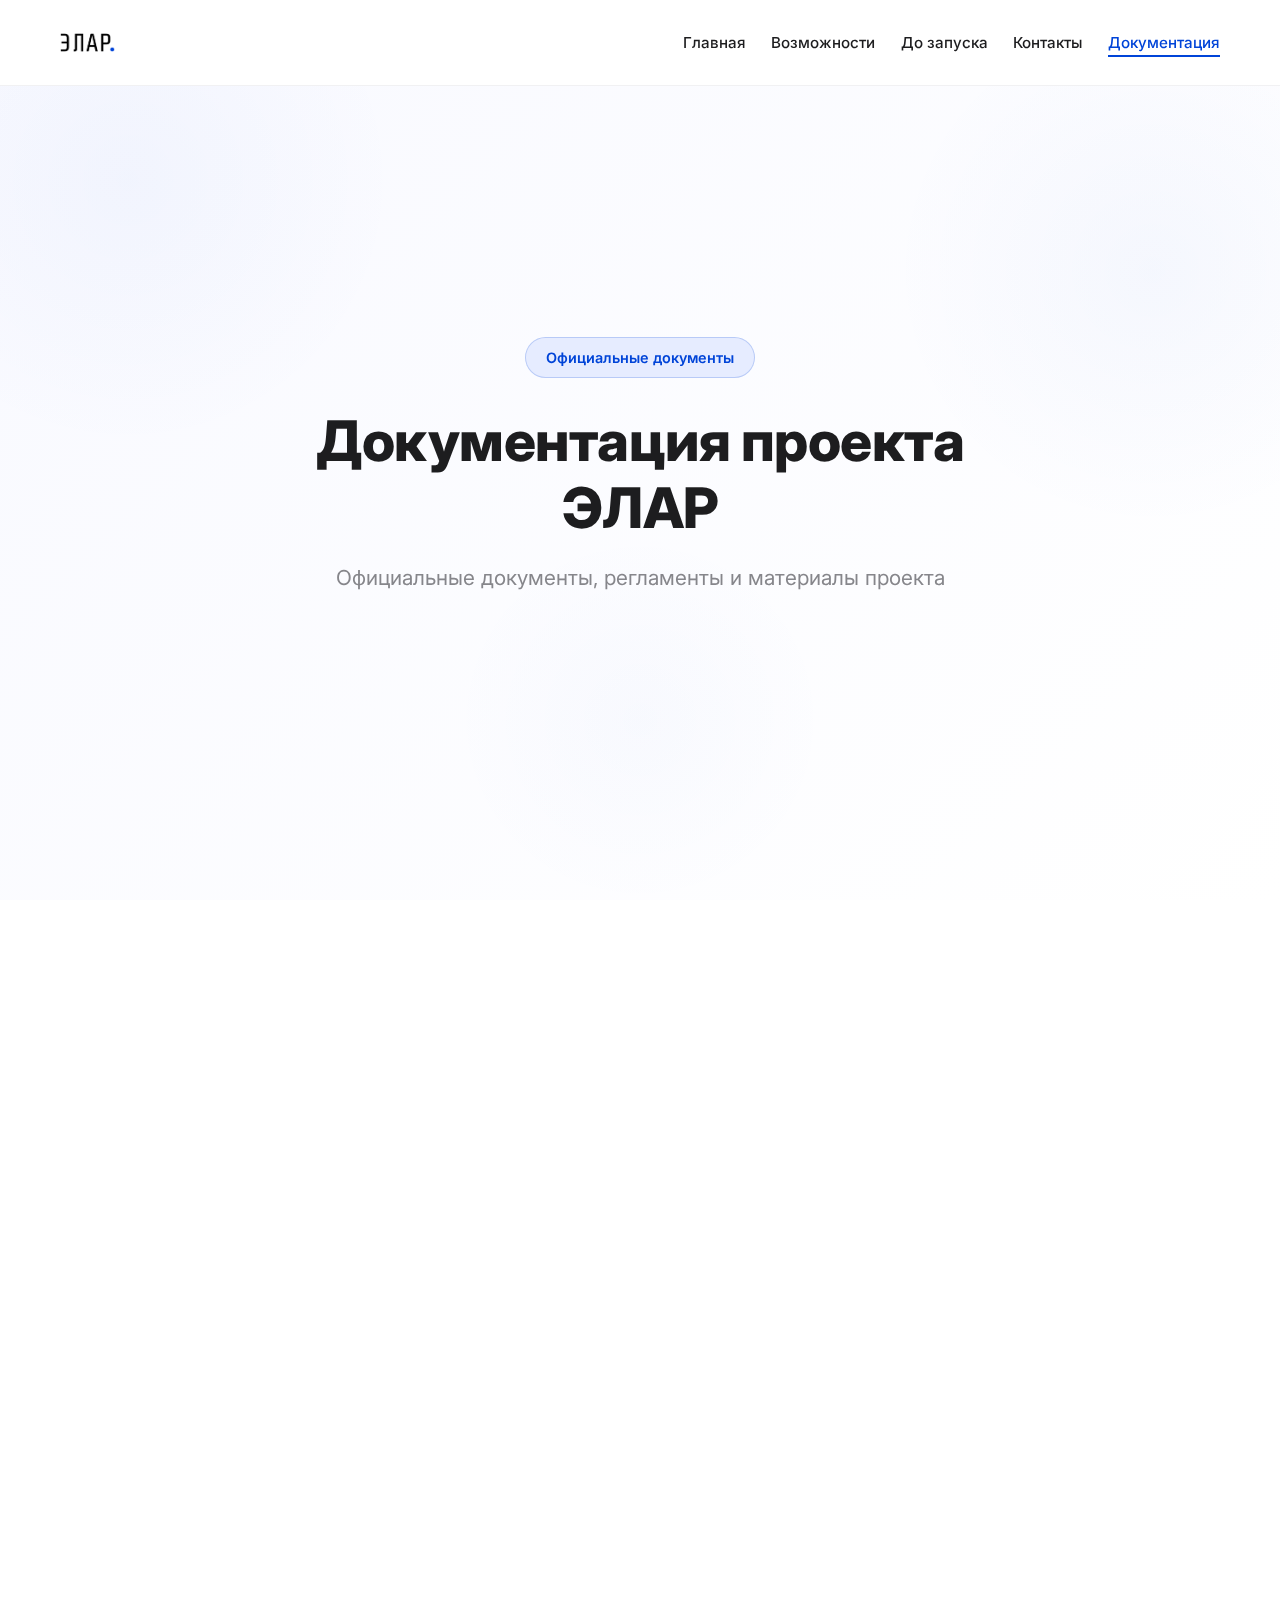
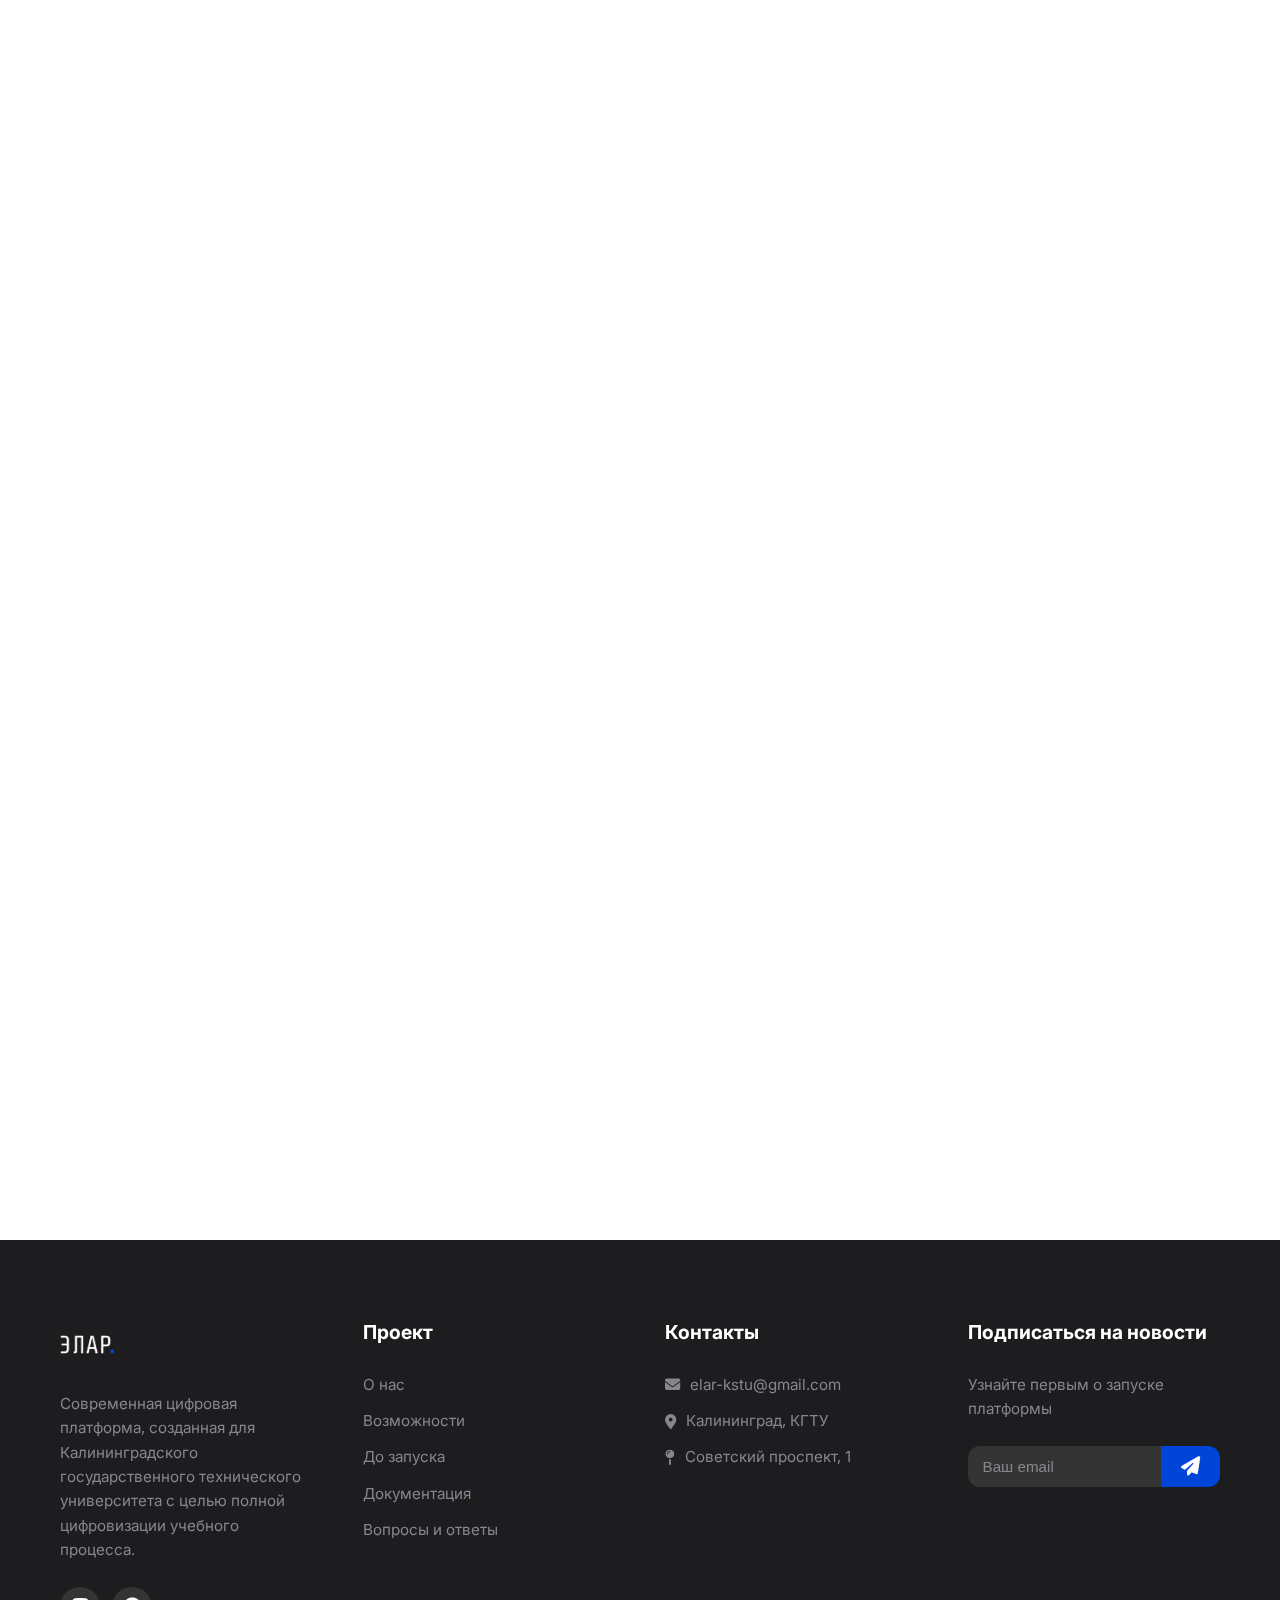
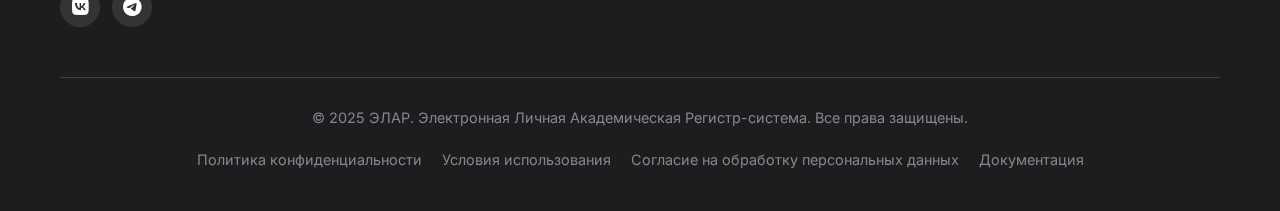
<file: documents.html>
<!DOCTYPE html>
<html lang="ru">
<head>
    <meta charset="UTF-8">
    <meta name="viewport" content="width=device-width, initial-scale=1.0">
    <title>Документы | ЭЛАР</title>
    <link rel="stylesheet" href="css/style.css">
    <link rel="stylesheet" href="https://cdnjs.cloudflare.com/ajax/libs/font-awesome/6.4.0/css/all.min.css">
    <link rel="preconnect" href="https://fonts.googleapis.com">
    <link rel="preconnect" href="https://fonts.gstatic.com" crossorigin>
    <link href="https://fonts.googleapis.com/css2?family=Inter:wght@300;400;500;600;700&display=swap" rel="stylesheet">
    <link rel="icon" href="fav.png" type="image/png">
</head>
<body>
    <!-- Анимированный фон -->
    <div class="animated-bg"></div>
    
    <!-- Header -->
    <header>
        <div class="container header-content">
            <a href="index.html" class="logo">
                <img src="img/logo.png" alt="ЭЛАР логотип" class="logo-img">
            </a>
            
            <nav class="desktop-nav">
                <ul>
                    <li><a href="index.html#about" class="nav-link">Главная</a></li>
                    <li><a href="index.html#features" class="nav-link">Возможности</a></li>
                    <li><a href="index.html#timer" class="nav-link">До запуска</a></li>
                    <li><a href="index.html#contact" class="nav-link">Контакты</a></li>
                    <li><a href="documents.html" class="nav-link active">Документация</a></li>
                </ul>
            </nav>
            
            <!-- Бургер меню для мобильных -->
            <button class="burger-menu" id="burgerMenu">
                <span></span>
                <span></span>
                <span></span>
            </button>
            
            <!-- Мобильное меню -->
            <div class="mobile-nav" id="mobileNav">
                <div class="mobile-nav-header">
                    <a href="index.html" class="logo">
                    </a>
                    <button class="close-menu" id="closeMenu">
                        <i class="fas fa-times"></i>
                    </button>
                </div>
                <ul>
                    <li><a href="index.html" class="mobile-nav-link"><i class="fas fa-home"></i> Главная</a></li>
                    <li><a href="index.html#features" class="mobile-nav-link"><i class="fas fa-star"></i> Возможности</a></li>
                    <li><a href="index.html#timer" class="mobile-nav-link"><i class="fas fa-clock"></i> До запуска</a></li>
                    <li><a href="index.html#contact" class="mobile-nav-link"><i class="fas fa-envelope"></i> Контакты</a></li>
                    <li><a href="documents.html" class="mobile-nav-link active"><i class="fas fa-file-alt"></i> Документация</a></li>
                </ul>
                <div class="mobile-contact">
                    <p>Калининград, КГТУ</p>
                    <li><a href="mailto:elar-kstu@gmail.com"><i class="fas fa-envelope"></i> elar-kstu@gmail.com</a></li>
                </div>
            </div>
        </div>
    </header>

    <!-- Documents Hero Section -->
    <section class="hero" style="padding: 150px 0 80px;">
        <div class="container">
            <div class="hero-content">
                <div class="hero-badge animate__animated animate__fadeInDown">
                    <span>Официальные документы</span>
                </div>
                <h1 class="animate__animated animate__fadeInUp animate__delay-1s">Документация проекта ЭЛАР</h1>
                <p class="hero-subtitle animate__animated animate__fadeInUp animate__delay-2s">Официальные документы, регламенты и материалы проекта</p>
            </div>
        </div>
    </section>

    <!-- Documents Section -->
    <section class="features" style="padding: 60px 0 100px;">
        <div class="container">
            <!-- Категория: Поддержка -->
            <div class="documents-category animate-on-scroll">
                <h2 class="section-title" style="text-align: left; margin-bottom: 30px;">Поддержка от ВУЗа</h2>
                <div class="documents-grid">
                    <div class="document-card">
                        <div class="document-icon">
                            <i class="fas fa-university"></i>
                        </div>
                        <div class="document-content">
                            <h3 class="document-title">Письмо поддержки от КГТУ</h3>
                            <p class="document-description">Официальное письмо от руководства Калининградского государственного технического университета о поддержке проекта ЭЛАР</p>
                            <div class="document-meta">
                                <span><i class="far fa-calendar"></i> 19.12.2025</span>
                                <span><i class="far fa-file-pdf"></i> PDF</span>
                            </div>
                            <div class="document-actions">
                                <a href="docs/support_letter.pdf" class="btn btn-primary" target="_blank">
                                    <i class="fas fa-eye"></i> Просмотреть онлайн
                                </a>
                                <a href="docs/support_letter.pdf" class="btn btn-secondary" download>
                                    <i class="fas fa-download"></i> Скачать
                                </a>
                            </div>
                        </div>
                    </div>
                </div>
            </div>

            <!-- Категория: Бренд -->
            <div class="documents-category animate-on-scroll">
                <h2 class="section-title" style="text-align: left; margin-bottom: 30px; margin-top: 60px;">Бренд и дизайн</h2>
                <div class="documents-grid">
                    <div class="document-card">
                        <div class="document-icon">
                            <i class="fas fa-palette"></i>
                        </div>
                        <div class="document-content">
                            <h3 class="document-title">Брендбук ЭЛАР</h3>
                            <p class="document-description">Полное руководство по использованию бренда: логотип, цвета, шрифты, правила применения</p>
                            <div class="document-meta">
                                <span><i class="far fa-calendar"></i> x.12.2025</span>
                                <span><i class="far fa-file-pdf"></i> PDF</span>
                            </div>
                            <div class="document-actions">
                                <a href="docs/brandbook.pdf" class="btn btn-primary" target="_blank">
                                    <i class="fas fa-eye"></i> Просмотреть онлайн
                                </a>
                                <a href="docs/brandbook.pdf" class="btn btn-secondary" download>
                                    <i class="fas fa-download"></i> Скачать
                                </a>
                            </div>
                        </div>
                    </div>
                </div>
            </div>

            <!-- Категория: Юридические документы -->
            <div class="documents-category animate-on-scroll">
                <h2 class="section-title" style="text-align: left; margin-bottom: 30px; margin-top: 60px;">Юридические документы</h2>
                <div class="documents-grid">
                    <div class="document-card">
                        <div class="document-icon">
                            <i class="fas fa-shield-alt"></i>
                        </div>
                        <div class="document-content">
                            <h3 class="document-title">Политика конфиденциальности</h3>
                            <p class="document-description">Правила обработки и защиты персональных данных пользователей платформы ЭЛАР</p>
                            <div class="document-meta">
                                <span><i class="far fa-calendar"></i> 01.12.2025</span>
                                <span><i class="far fa-file-alt"></i> WEB</span>
                            </div>
                            <div class="document-actions">
                                <a href="privacy_politics.html" class="btn btn-primary">
                                    <i class="fas fa-eye"></i> Ознакомиться
                                </a>
                            </div>
                        </div>
                    </div>

                    <div class="document-card">
                        <div class="document-icon">
                            <i class="fas fa-file-contract"></i>
                        </div>
                        <div class="document-content">
                            <h3 class="document-title">Условия использования</h3>
                            <p class="document-description">Правила и условия использования платформы ЭЛАР</p>
                            <div class="document-meta">
                                <span><i class="far fa-calendar"></i> 01.12.2025</span>
                                <span><i class="far fa-file-alt"></i> WEB</span>
                            </div>
                            <div class="document-actions">
                                <a href="terms_of_using.html" class="btn btn-primary">
                                    <i class="fas fa-eye"></i> Ознакомиться
                                </a>
                            </div>
                        </div>
                    </div>

                    <div class="document-card">
                        <div class="document-icon">
                            <i class="fas fa-user-shield"></i>
                        </div>
                        <div class="document-content">
                            <h3 class="document-title">Согласие на обработку персональных данных</h3>
                            <p class="document-description">Форма согласия пользователя на обработку персональных данных</p>
                            <div class="document-meta">
                                <span><i class="far fa-calendar"></i> 01.12.2025</span>
                                <span><i class="far fa-file-alt"></i> WEB</span>
                            </div>
                            <div class="document-actions">
                                <a href="agreement_of_use.html" class="btn btn-primary">
                                    <i class="fas fa-eye"></i> Ознакомиться
                                </a>
                            </div>
                        </div>
                    </div>
                </div>
            </div>
        </div>
    </section>

    <!-- PDF Viewer Modal -->
    <div class="pdf-modal" id="pdfModal">
        <div class="pdf-modal-content">
            <div class="pdf-modal-header">
                <h3 id="pdfModalTitle">Просмотр документа</h3>
                <button class="close-pdf-modal" id="closePdfModal">
                    <i class="fas fa-times"></i>
                </button>
            </div>
            <div class="pdf-modal-body">
                <iframe id="pdfViewer" style="width: 100%; height: 100%; border: none;"></iframe>
            </div>
        </div>
    </div>

    <!-- Footer -->
    <footer>
        <div class="container">
            <div class="footer-content">
                <div class="footer-col">
                    <div class="footer-logo">
                        <img src="img/logo_w.png" alt="ЭЛАР логотип" class="logo-img">
                    </div>
                    <p class="footer-desc">Современная цифровая платформа, созданная для Калининградского государственного технического университета с целью полной цифровизации учебного процесса.</p>
                    <div class="social-links">
                        <a href="#" class="social-link"><i class="fab fa-vk"></i></a>
                        <a href="#" class="social-link"><i class="fab fa-telegram"></i></a>
                    </div>
                </div>
                
                <div class="footer-col">
                    <h3 class="footer-title">Проект</h3>
                    <ul class="footer-links">
                        <li><a href="index.html#about">О нас</a></li>
                        <li><a href="index.html#features">Возможности</a></li>
                        <li><a href="index.html#timer">До запуска</a></li>
                        <li><a href="documents.html">Документация</a></li>
                        <li><a href="#">Вопросы и ответы</a></li>
                    </ul>
                </div>
                
                <div class="footer-col">
                    <h3 class="footer-title">Контакты</h3>
                    <ul class="footer-links">
                        <li><a href="mailto:elar-kstu@gmail.com"><i class="fas fa-envelope"></i> elar-kstu@gmail.com</a></li>
                        <li><i class="fas fa-map-marker-alt"></i> Калининград, КГТУ</li>
                        <li><i class="fas fa-map-pin"></i> Советский проспект, 1</li>
                    </ul>
                </div>
                
                <div class="footer-col">
                    <h3 class="footer-title">Подписаться на новости</h3>
                    <p class="subscribe-text">Узнайте первым о запуске платформы</p>
                    <form class="subscribe-form" id="subscribeForm">
                        <div class="input-group">
                            <input type="email" placeholder="Ваш email" required>
                            <button type="submit"><i class="fas fa-paper-plane"></i></button>
                        </div>
                        <div class="form-message" id="formMessage"></div>
                    </form>
                </div>
            </div>
            
            <div class="footer-bottom">
                <p>© 2025 ЭЛАР. Электронная Личная Академическая Регистр-система. Все права защищены.</p>
                <div class="footer-bottom-links">
                    <a href="privacy_politics.html">Политика конфиденциальности</a>
                    <a href="terms_of_using.html">Условия использования</a>
                    <a href="agreement_of_use.html">Согласие на обработку персональных данных</a>
                    <a href="documents.html">Документация</a>
                </div>
            </div>
        </div>
    </footer>

    <!-- Кнопка "Наверх" -->
    <button class="scroll-to-top" id="scrollToTop">
        <i class="fas fa-arrow-up"></i>
    </button>

    <script src="js/script.js"></script>
    <script src="js/documents.js"></script>
</body>
</html>
</file>
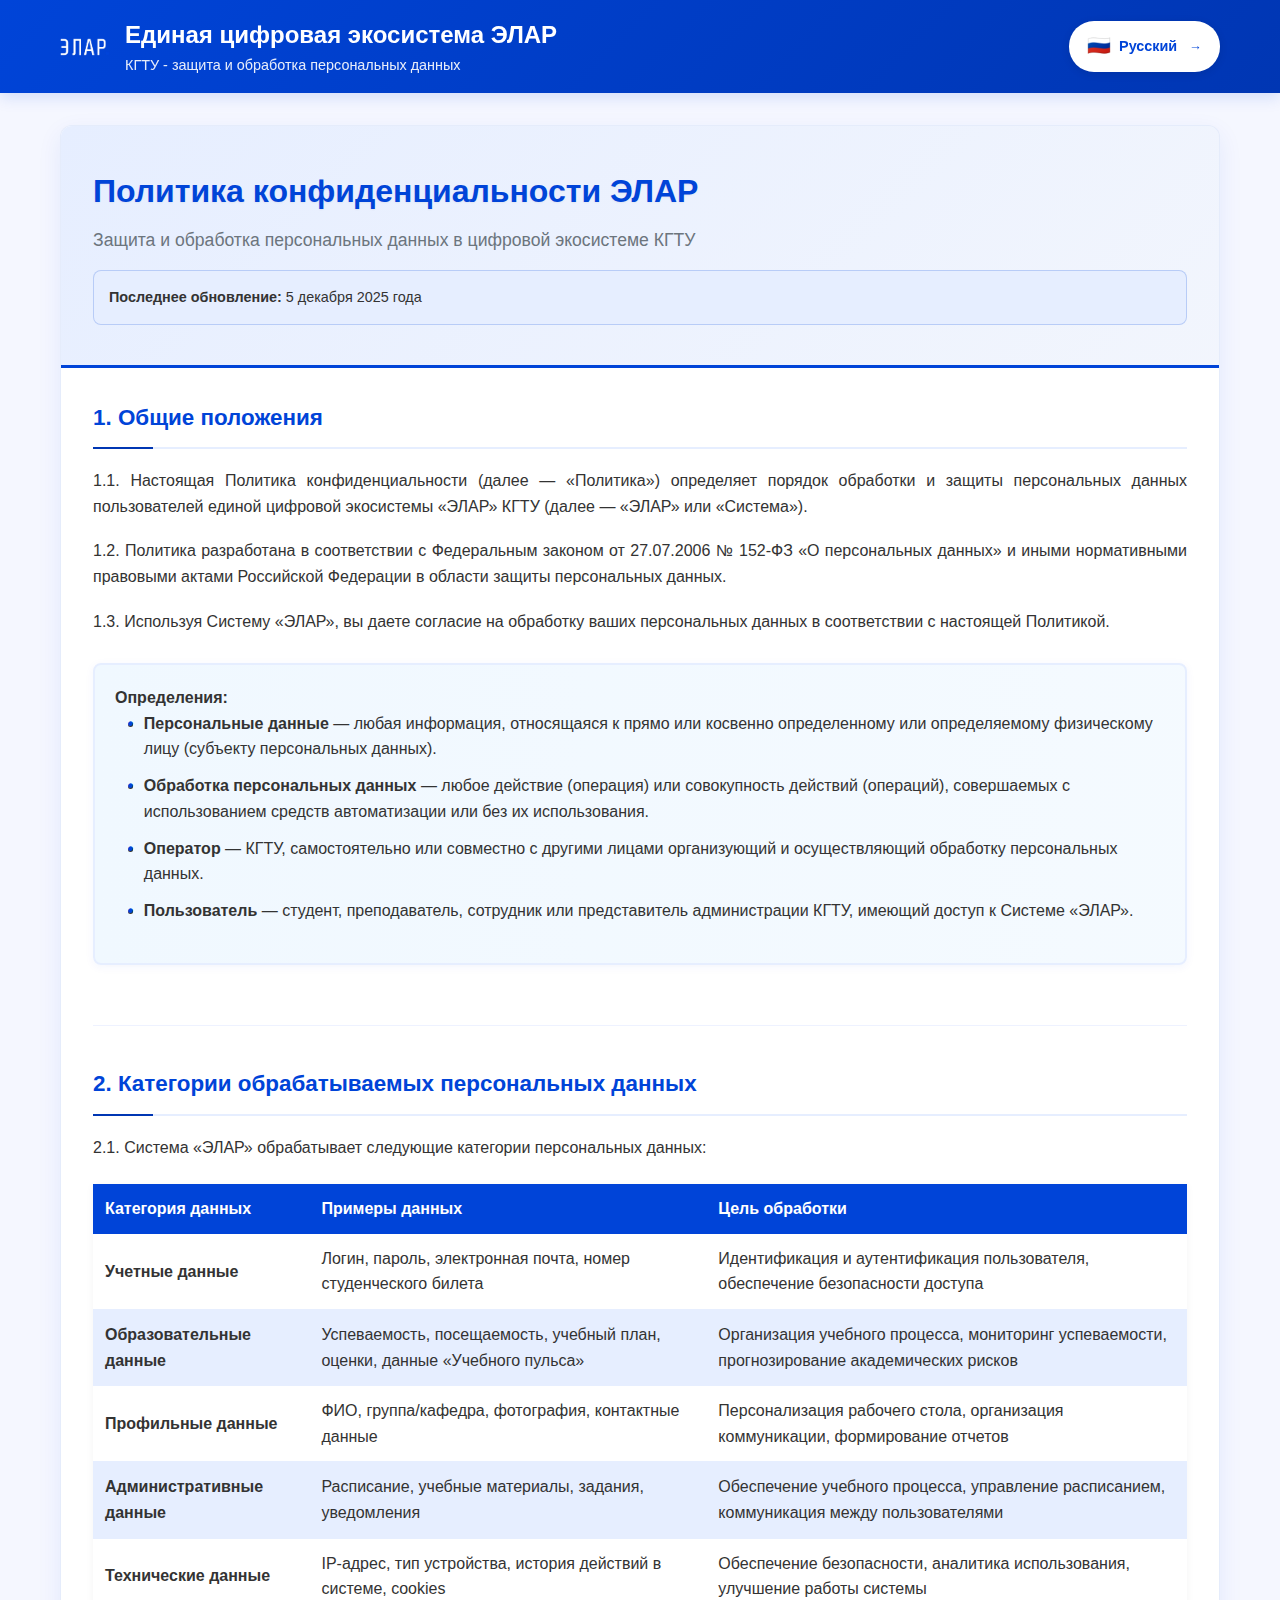
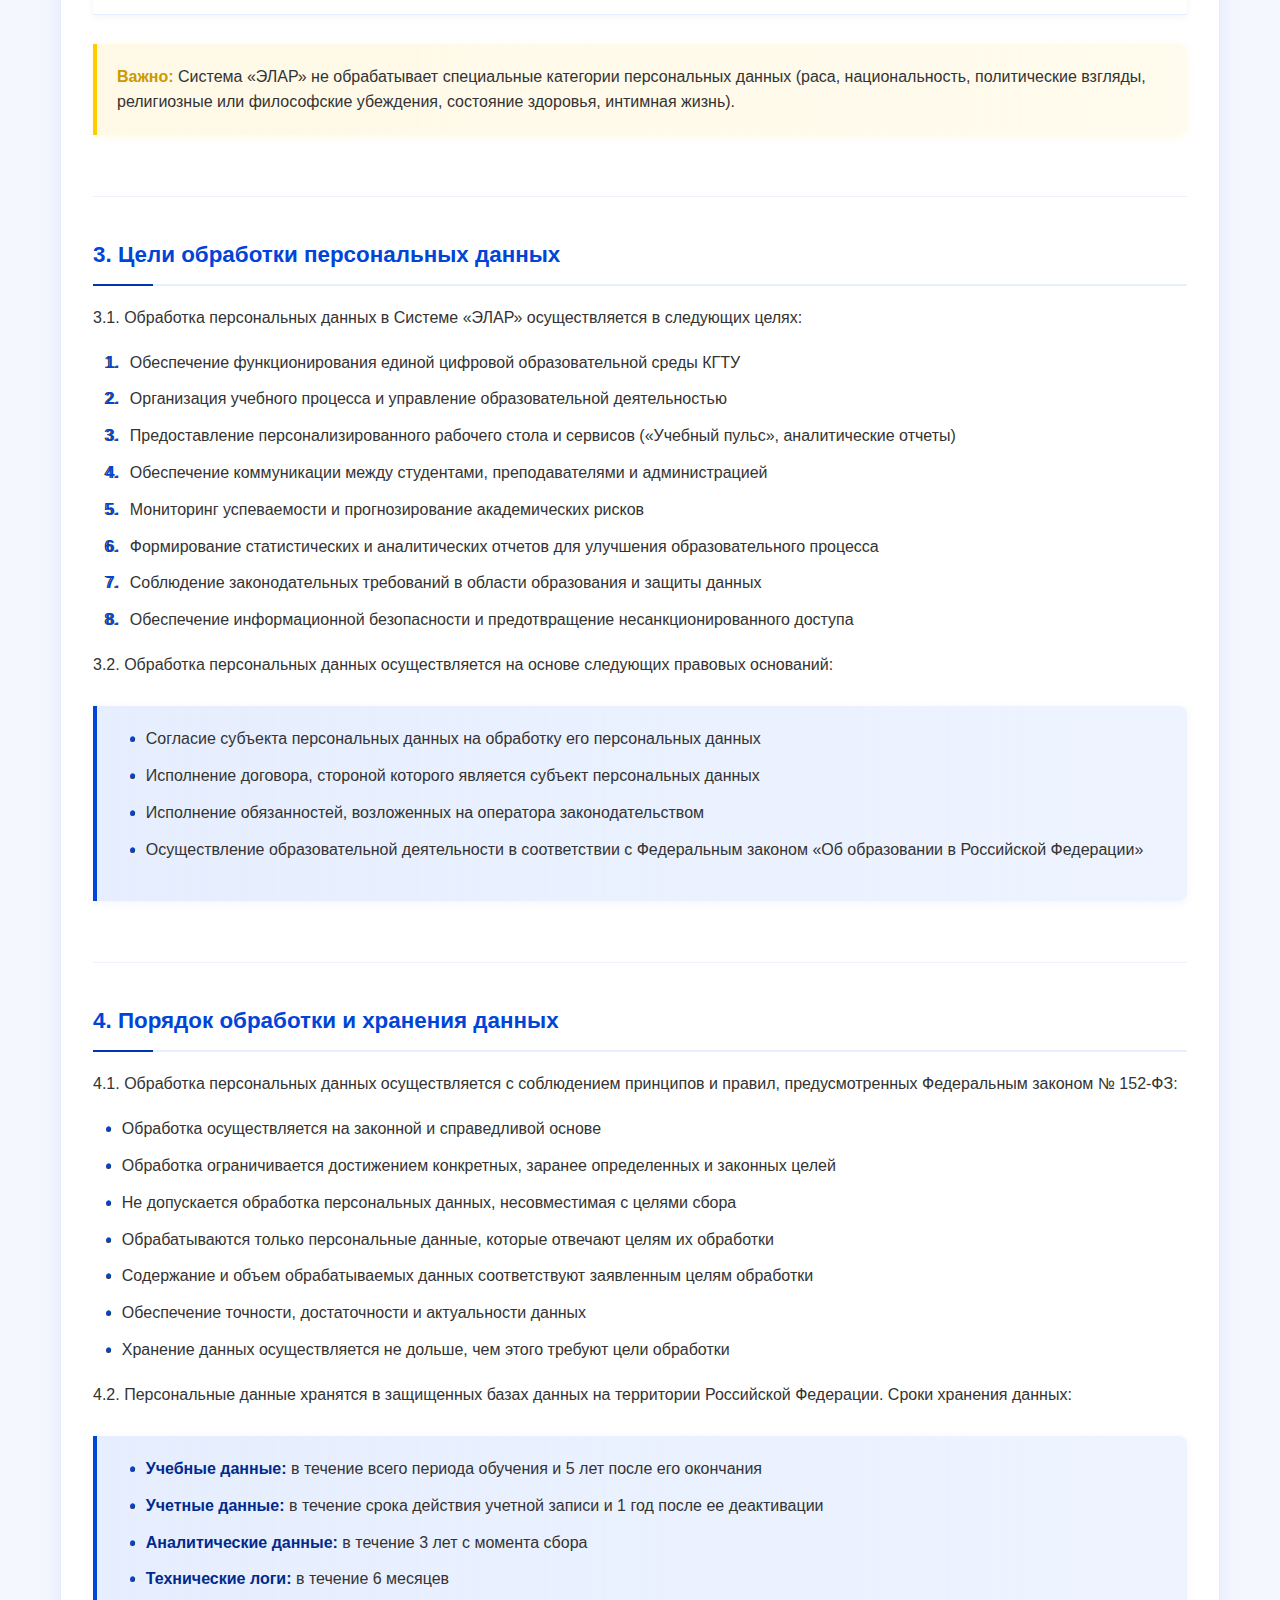
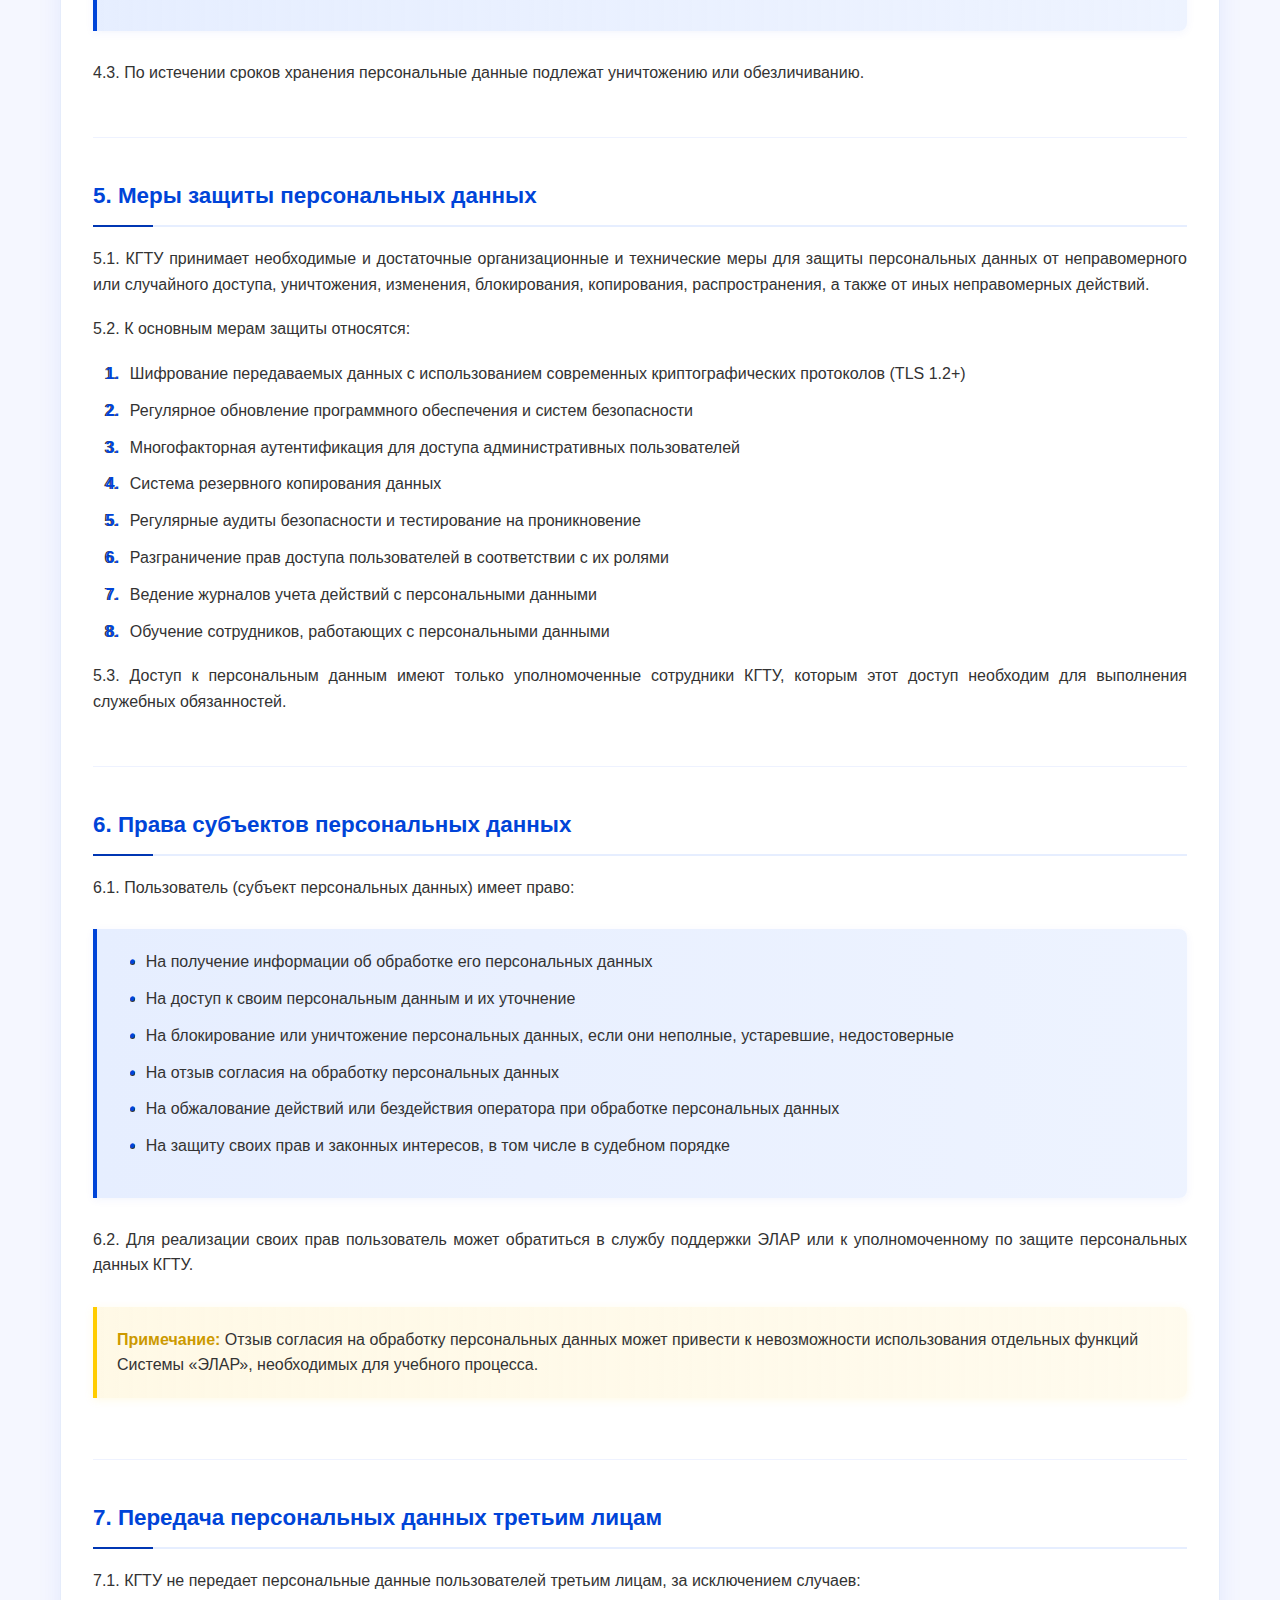
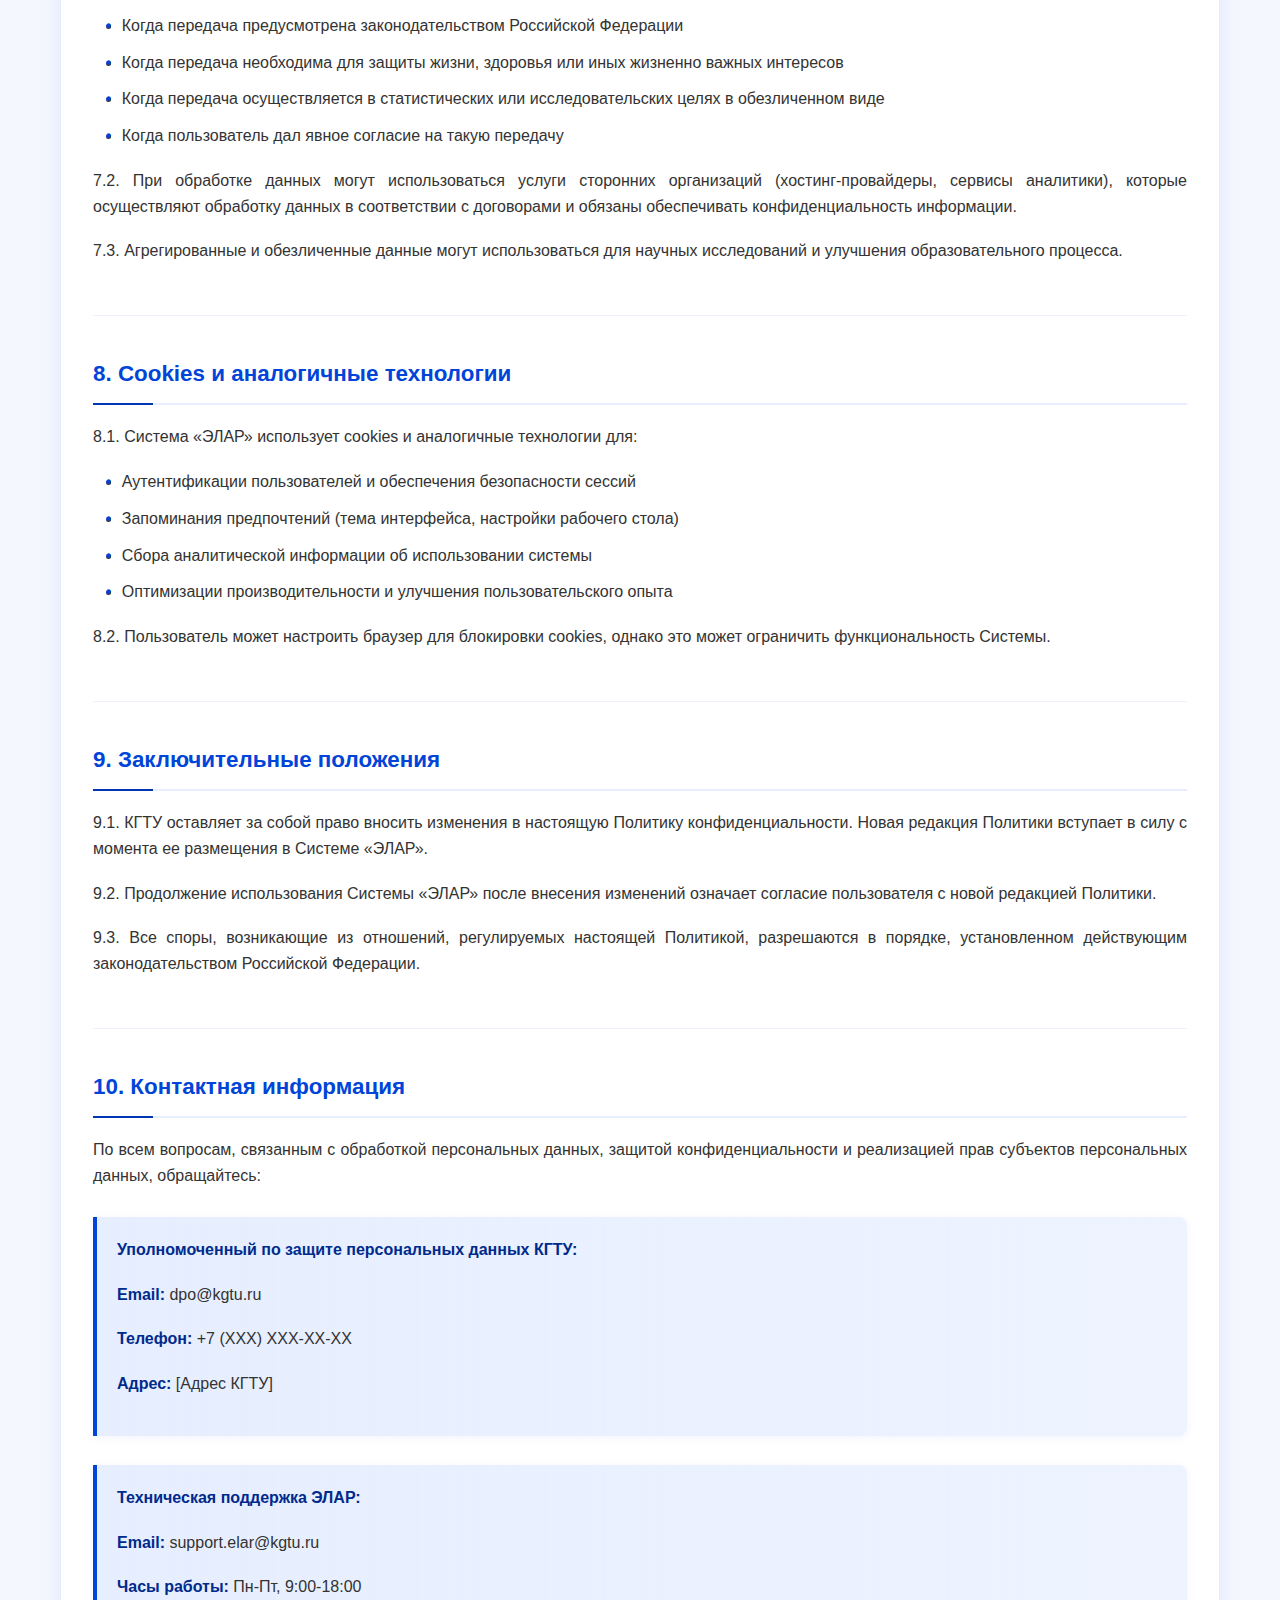
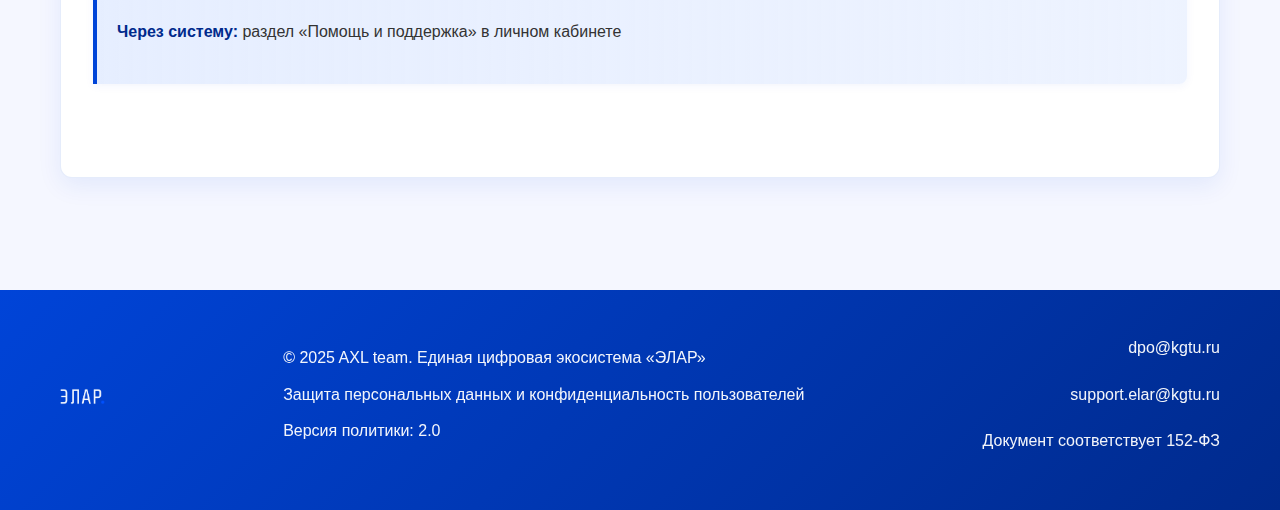
<file: privacy_politics.html>
<!DOCTYPE html>
<html lang="ru">
<head>
    <meta charset="UTF-8">
    <meta name="viewport" content="width=device-width, initial-scale=1.0">
    <title>Политика конфиденциальности ЭЛАР | КГТУ</title>
    <link rel="icon" href="fav.png" type="image/png">
    <link rel="icon" href="fav.ico" type="image/x-icon">
    <link rel="apple-touch-icon" href="fav.png">
    <link rel="shortcut icon" href="fav.png" type="image/png">
    
    <!-- Для современных браузеров -->
    <link rel="icon" type="image/png" sizes="32x32" href="fav.png">
    <link rel="icon" type="image/png" sizes="16x16" href="fav.png">
    <link rel="apple-touch-icon" sizes="180x180" href="fav.png">
    
    <!-- Для Android -->
    <link rel="icon" type="image/png" sizes="192x192" href="fav.png">
    <link rel="icon" type="image/png" sizes="512x512" href="fav.png">
    
    <!-- Цвет темы для мобильных браузеров -->
    <meta name="theme-color" content="#0044D8">
    <meta name="msapplication-TileColor" content="#0044D8">
    <meta name="msapplication-TileImage" content="fav.png">
    <style>
        :root {
            --primary-blue: #0044D8;
            --secondary-blue: #0036b3;
            --light-blue: #e6eeff;
            --accent-blue: #002a8c;
            --white: #ffffff;
            --gray-light: #f5f7ff;
            --gray: #6c757d;
            --gray-dark: #333333;
            --transition: all 0.3s ease;
        }

        * {
            margin: 0;
            padding: 0;
            box-sizing: border-box;
        }

        body {
            font-family: 'Segoe UI', Tahoma, Geneva, Verdana, sans-serif;
            line-height: 1.6;
            color: var(--gray-dark);
            background-color: var(--gray-light);
        }

        .container {
            max-width: 1200px;
            margin: 0 auto;
            padding: 0 20px;
        }


        header {
            background: linear-gradient(135deg, var(--primary-blue), var(--secondary-blue));
            color: var(--white);
            padding: 1rem 0;
            box-shadow: 0 4px 15px rgba(0, 68, 216, 0.15);
            position: sticky;
            top: 0;
            z-index: 1000;
        }

        .header-content {
            display: flex;
            justify-content: space-between;
            align-items: center;
        }

        .logo-container {
            display: flex;
            align-items: center;
            gap: 15px;
        }

        .logo {
            height: 50px;
            width: auto;
            max-width: 150px;
            object-fit: contain;
        }

        .logo-text h1 {
            font-size: 1.5rem;
            font-weight: 600;
        }

        .logo-text p {
            font-size: 0.9rem;
            opacity: 0.9;
        }


        .lang-toggle {
            display: flex;
            align-items: center;
            gap: 8px;
            background: var(--white);
            color: var(--primary-blue);
            padding: 8px 16px;
            border-radius: 25px;
            cursor: pointer;
            transition: var(--transition);
            border: 2px solid rgba(255, 255, 255, 0.3);
            font-weight: 500;
            box-shadow: 0 2px 8px rgba(0, 0, 0, 0.1);
        }

        .lang-toggle:hover {
            background: var(--light-blue);
            transform: translateY(-2px);
            box-shadow: 0 4px 12px rgba(0, 0, 0, 0.15);
            border-color: var(--primary-blue);
        }

        .lang-toggle.active {
            background: var(--accent-blue);
            color: var(--white);
        }

        .lang-flag {
            font-size: 1.2rem;
            display: flex;
            align-items: center;
        }

        .lang-text {
            font-weight: 600;
            font-size: 0.9rem;
        }

        .lang-arrow {
            font-size: 0.8rem;
            margin-left: 4px;
            transition: var(--transition);
        }

        .lang-toggle:hover .lang-arrow {
            transform: translateX(2px);
        }

        main {
            padding: 2rem 0 4rem;
        }

        .policy-container {
            background: var(--white);
            border-radius: 12px;
            box-shadow: 0 8px 25px rgba(0, 68, 216, 0.08);
            overflow: hidden;
            border: 1px solid rgba(0, 68, 216, 0.1);
        }

        .policy-header {
            background: linear-gradient(135deg, var(--light-blue), rgba(0, 68, 216, 0.05));
            padding: 2.5rem 2rem;
            border-bottom: 3px solid var(--primary-blue);
        }

        .policy-header h2 {
            color: var(--primary-blue);
            font-size: 2rem;
            margin-bottom: 0.5rem;
            text-shadow: 0 1px 2px rgba(0, 0, 0, 0.05);
        }

        .policy-header .subtitle {
            color: var(--gray);
            font-size: 1.1rem;
        }

        .policy-content {
            padding: 2rem;
        }

   
        section {
            margin-bottom: 2.5rem;
            padding-bottom: 2rem;
            border-bottom: 1px solid #eef2ff;
        }

        section:last-child {
            border-bottom: none;
            margin-bottom: 0;
        }

        section h3 {
            color: var(--primary-blue);
            font-size: 1.4rem;
            margin-bottom: 1.2rem;
            padding-bottom: 0.7rem;
            border-bottom: 2px solid var(--light-blue);
            position: relative;
        }

        section h3::after {
            content: '';
            position: absolute;
            bottom: -2px;
            left: 0;
            width: 60px;
            height: 2px;
            background: var(--secondary-blue);
        }

        section p {
            margin-bottom: 1.2rem;
            text-align: justify;
        }

        section ul {
            margin-left: 1.8rem;
            margin-bottom: 1.2rem;
        }

        section ol {
            margin-left: 1.8rem;
            margin-bottom: 1.2rem;
        }

        section li {
            margin-bottom: 0.7rem;
            position: relative;
        }

        section li::before {
            content: "•";
            color: var(--primary-blue);
            font-weight: bold;
            display: inline-block;
            width: 1em;
            margin-left: -1em;
        }

        section ol li {
            counter-increment: item;
            margin-bottom: 0.7rem;
        }

        section ol li::before {
            content: counter(item) ".";
            color: var(--primary-blue);
            font-weight: bold;
            margin-right: 0.5rem;
        }

        .highlight {
            background: linear-gradient(to right, var(--light-blue), rgba(230, 238, 255, 0.7));
            padding: 20px;
            border-left: 4px solid var(--primary-blue);
            margin: 1.8rem 0;
            border-radius: 0 8px 8px 0;
            box-shadow: 0 2px 10px rgba(0, 68, 216, 0.05);
        }

        .highlight strong {
            color: var(--accent-blue);
        }

        .important-note {
            background: linear-gradient(to right, #fff9e6, rgba(255, 249, 230, 0.7));
            padding: 20px;
            border-left: 4px solid #ffcc00;
            margin: 1.8rem 0;
            border-radius: 0 8px 8px 0;
            box-shadow: 0 2px 10px rgba(255, 204, 0, 0.1);
        }

        .important-note strong {
            color: #cc9900;
        }

        .definition-box {
            background: linear-gradient(to right, #f0f8ff, rgba(240, 248, 255, 0.7));
            padding: 20px;
            border: 2px solid var(--light-blue);
            margin: 1.8rem 0;
            border-radius: 8px;
            box-shadow: 0 2px 10px rgba(0, 68, 216, 0.05);
        }

        /* Footer */
        footer {
            background: linear-gradient(135deg, var(--primary-blue), var(--accent-blue));
            color: var(--white);
            padding: 2.5rem 0;
            margin-top: 3rem;
        }

        .footer-content {
            display: flex;
            justify-content: space-between;
            align-items: center;
            flex-wrap: wrap;
            gap: 25px;
        }

        .footer-logo {
            height: 45px;
            width: auto;
            max-width: 120px;
            object-fit: contain;
            opacity: 0.95;
            filter: brightness(1.2);
        }

        .footer-info p {
            margin-bottom: 0.7rem;
            opacity: 0.95;
        }

        .footer-contact {
            text-align: right;
        }

        .contact-link {
            color: var(--white);
            text-decoration: none;
            display: block;
            margin-bottom: 0.7rem;
            opacity: 0.95;
            transition: var(--transition);
            padding: 5px 0;
        }

        .contact-link:hover {
            opacity: 1;
            text-decoration: underline;
            transform: translateX(-3px);
        }

        .update-info {
            background: var(--light-blue);
            padding: 15px;
            border-radius: 8px;
            margin-top: 1rem;
            font-size: 0.9rem;
            border: 1px solid rgba(0, 68, 216, 0.2);
        }

        @media (max-width: 768px) {
            .header-content {
                flex-direction: column;
                gap: 15px;
                text-align: center;
            }
            
            .policy-header h2 {
                font-size: 1.6rem;
            }
            
            .policy-content {
                padding: 1.5rem;
            }
            
            .footer-content {
                flex-direction: column;
                text-align: center;
            }
            
            .footer-contact {
                text-align: center;
            }
            
            .lang-toggle {
                padding: 6px 14px;
                font-size: 0.9rem;
            }
            
 
            .logo {
                height: 40px;
                max-width: 120px;
            }
            
            .footer-logo {
                height: 35px;
                max-width: 100px;
            }
        }

        @media (max-width: 480px) {
            .logo-text h1 {
                font-size: 1.3rem;
            }
            
            .policy-header {
                padding: 1.5rem 1rem;
            }
            
            section h3 {
                font-size: 1.2rem;
            }
            
           
            .logo {
                height: 35px;
                max-width: 100px;
            }
            
            .footer-logo {
                height: 30px;
                max-width: 80px;
            }
        }

       
        @keyframes fadeIn {
            from { opacity: 0.7; transform: translateY(5px); }
            to { opacity: 1; transform: translateY(0); }
        }

        .policy-content section {
            animation: fadeIn 0.3s ease-out;
        }

        .data-types-table {
            width: 100%;
            border-collapse: collapse;
            margin: 1.5rem 0;
            box-shadow: 0 2px 8px rgba(0, 0, 0, 0.05);
        }

        .data-types-table th {
            background: var(--primary-blue);
            color: var(--white);
            padding: 12px;
            text-align: left;
            font-weight: 600;
        }

        .data-types-table td {
            padding: 12px;
            border-bottom: 1px solid var(--light-blue);
        }

        .data-types-table tr:nth-child(even) {
            background-color: var(--light-blue);
        }

        .data-types-table tr:hover {
            background-color: rgba(0, 68, 216, 0.05);
        }
    </style>
</head>
<body>
    <header>
        <div class="container header-content">
            <div class="logo-container">
                <img src="img/logo_w.png" alt="Логотип ЭЛАР КГТУ" class="logo">
                <div class="logo-text">
                    <h1>Единая цифровая экосистема ЭЛАР</h1>
                    <p>КГТУ - защита и обработка персональных данных</p>
                </div>
            </div>
            <div class="lang-toggle" id="langToggle">
                <span class="lang-flag" id="langFlag">🇷🇺</span>
                <span class="lang-text" id="langText">Русский</span>
                <span class="lang-arrow">→</span>
            </div>
        </div>
    </header>

    <main>
        <div class="container">
            <div class="policy-container">
                <div class="policy-header">
                    <h2 id="policyTitle">Политика конфиденциальности ЭЛАР</h2>
                    <p class="subtitle" id="policySubtitle">Защита и обработка персональных данных в цифровой экосистеме КГТУ</p>
                    <div class="update-info">
                        <strong id="lastUpdate">Последнее обновление:</strong> <span id="updateDate">5 декабря 2025 года</span>
                    </div>
                </div>
                
                <div class="policy-content">
                  
                    <section id="section1">
                        <h3 id="section1Title">1. Общие положения</h3>
                        <p id="section1Text1">1.1. Настоящая Политика конфиденциальности (далее — «Политика») определяет порядок обработки и защиты персональных данных пользователей единой цифровой экосистемы «ЭЛАР» КГТУ (далее — «ЭЛАР» или «Система»).</p>
                        <p id="section1Text2">1.2. Политика разработана в соответствии с Федеральным законом от 27.07.2006 № 152-ФЗ «О персональных данных» и иными нормативными правовыми актами Российской Федерации в области защиты персональных данных.</p>
                        <p id="section1Text3">1.3. Используя Систему «ЭЛАР», вы даете согласие на обработку ваших персональных данных в соответствии с настоящей Политикой.</p>
                        
                        <div class="definition-box">
                            <strong id="definitionTitle">Определения:</strong>
                            <ul id="definitionList">
                                <li id="definition1"><strong>Персональные данные</strong> — любая информация, относящаяся к прямо или косвенно определенному или определяемому физическому лицу (субъекту персональных данных).</li>
                                <li id="definition2"><strong>Обработка персональных данных</strong> — любое действие (операция) или совокупность действий (операций), совершаемых с использованием средств автоматизации или без их использования.</li>
                                <li id="definition3"><strong>Оператор</strong> — КГТУ, самостоятельно или совместно с другими лицами организующий и осуществляющий обработку персональных данных.</li>
                                <li id="definition4"><strong>Пользователь</strong> — студент, преподаватель, сотрудник или представитель администрации КГТУ, имеющий доступ к Системе «ЭЛАР».</li>
                            </ul>
                        </div>
                    </section>

                 
                    <section id="section2">
                        <h3 id="section2Title">2. Категории обрабатываемых персональных данных</h3>
                        <p id="section2Text1">2.1. Система «ЭЛАР» обрабатывает следующие категории персональных данных:</p>
                        
                        <table class="data-types-table">
                            <thead>
                                <tr>
                                    <th id="tableHeader1">Категория данных</th>
                                    <th id="tableHeader2">Примеры данных</th>
                                    <th id="tableHeader3">Цель обработки</th>
                                </tr>
                            </thead>
                            <tbody>
                                <tr>
                                    <td id="dataCategory1"><strong>Учетные данные</strong></td>
                                    <td id="dataExamples1">Логин, пароль, электронная почта, номер студенческого билета</td>
                                    <td id="dataPurpose1">Идентификация и аутентификация пользователя, обеспечение безопасности доступа</td>
                                </tr>
                                <tr>
                                    <td id="dataCategory2"><strong>Образовательные данные</strong></td>
                                    <td id="dataExamples2">Успеваемость, посещаемость, учебный план, оценки, данные «Учебного пульса»</td>
                                    <td id="dataPurpose2">Организация учебного процесса, мониторинг успеваемости, прогнозирование академических рисков</td>
                                </tr>
                                <tr>
                                    <td id="dataCategory3"><strong>Профильные данные</strong></td>
                                    <td id="dataExamples3">ФИО, группа/кафедра, фотография, контактные данные</td>
                                    <td id="dataPurpose3">Персонализация рабочего стола, организация коммуникации, формирование отчетов</td>
                                </tr>
                                <tr>
                                    <td id="dataCategory4"><strong>Административные данные</strong></td>
                                    <td id="dataExamples4">Расписание, учебные материалы, задания, уведомления</td>
                                    <td id="dataPurpose4">Обеспечение учебного процесса, управление расписанием, коммуникация между пользователями</td>
                                </tr>
                                <tr>
                                    <td id="dataCategory5"><strong>Технические данные</strong></td>
                                    <td id="dataExamples5">IP-адрес, тип устройства, история действий в системе, cookies</td>
                                    <td id="dataPurpose5">Обеспечение безопасности, аналитика использования, улучшение работы системы</td>
                                </tr>
                            </tbody>
                        </table>
                        
                        <div class="important-note">
                            <strong id="specialNote">Важно:</strong> <span id="specialNoteText">Система «ЭЛАР» не обрабатывает специальные категории персональных данных (раса, национальность, политические взгляды, религиозные или философские убеждения, состояние здоровья, интимная жизнь).</span>
                        </div>
                    </section>

                   
                    <section id="section3">
                        <h3 id="section3Title">3. Цели обработки персональных данных</h3>
                        <p id="section3Text1">3.1. Обработка персональных данных в Системе «ЭЛАР» осуществляется в следующих целях:</p>
                        
                        <ol id="processingPurposes">
                            <li id="purpose1">Обеспечение функционирования единой цифровой образовательной среды КГТУ</li>
                            <li id="purpose2">Организация учебного процесса и управление образовательной деятельностью</li>
                            <li id="purpose3">Предоставление персонализированного рабочего стола и сервисов («Учебный пульс», аналитические отчеты)</li>
                            <li id="purpose4">Обеспечение коммуникации между студентами, преподавателями и администрацией</li>
                            <li id="purpose5">Мониторинг успеваемости и прогнозирование академических рисков</li>
                            <li id="purpose6">Формирование статистических и аналитических отчетов для улучшения образовательного процесса</li>
                            <li id="purpose7">Соблюдение законодательных требований в области образования и защиты данных</li>
                            <li id="purpose8">Обеспечение информационной безопасности и предотвращение несанкционированного доступа</li>
                        </ol>
                        
                        <p id="section3Text2">3.2. Обработка персональных данных осуществляется на основе следующих правовых оснований:</p>
                        
                        <div class="highlight">
                            <ul id="legalBases">
                                <li id="basis1">Согласие субъекта персональных данных на обработку его персональных данных</li>
                                <li id="basis2">Исполнение договора, стороной которого является субъект персональных данных</li>
                                <li id="basis3">Исполнение обязанностей, возложенных на оператора законодательством</li>
                                <li id="basis4">Осуществление образовательной деятельности в соответствии с Федеральным законом «Об образовании в Российской Федерации»</li>
                            </ul>
                        </div>
                    </section>

      
                    <section id="section4">
                        <h3 id="section4Title">4. Порядок обработки и хранения данных</h3>
                        <p id="section4Text1">4.1. Обработка персональных данных осуществляется с соблюдением принципов и правил, предусмотренных Федеральным законом № 152-ФЗ:</p>
                        
                        <ul id="processingPrinciples">
                            <li id="principle1">Обработка осуществляется на законной и справедливой основе</li>
                            <li id="principle2">Обработка ограничивается достижением конкретных, заранее определенных и законных целей</li>
                            <li id="principle3">Не допускается обработка персональных данных, несовместимая с целями сбора</li>
                            <li id="principle4">Обрабатываются только персональные данные, которые отвечают целям их обработки</li>
                            <li id="principle5">Содержание и объем обрабатываемых данных соответствуют заявленным целям обработки</li>
                            <li id="principle6">Обеспечение точности, достаточности и актуальности данных</li>
                            <li id="principle7">Хранение данных осуществляется не дольше, чем этого требуют цели обработки</li>
                        </ul>
                        
                        <p id="section4Text2">4.2. Персональные данные хранятся в защищенных базах данных на территории Российской Федерации. Сроки хранения данных:</p>
                        
                        <div class="highlight">
                            <ul id="storagePeriods">
                                <li id="period1"><strong>Учебные данные:</strong> в течение всего периода обучения и 5 лет после его окончания</li>
                                <li id="period2"><strong>Учетные данные:</strong> в течение срока действия учетной записи и 1 год после ее деактивации</li>
                                <li id="period3"><strong>Аналитические данные:</strong> в течение 3 лет с момента сбора</li>
                                <li id="period4"><strong>Технические логи:</strong> в течение 6 месяцев</li>
                            </ul>
                        </div>
                        
                        <p id="section4Text3">4.3. По истечении сроков хранения персональные данные подлежат уничтожению или обезличиванию.</p>
                    </section>

            
                    <section id="section5">
                        <h3 id="section5Title">5. Меры защиты персональных данных</h3>
                        <p id="section5Text1">5.1. КГТУ принимает необходимые и достаточные организационные и технические меры для защиты персональных данных от неправомерного или случайного доступа, уничтожения, изменения, блокирования, копирования, распространения, а также от иных неправомерных действий.</p>
                        
                        <p id="section5Text2">5.2. К основным мерам защиты относятся:</p>
                        
                        <ol id="securityMeasures">
                            <li id="measure1">Шифрование передаваемых данных с использованием современных криптографических протоколов (TLS 1.2+)</li>
                            <li id="measure2">Регулярное обновление программного обеспечения и систем безопасности</li>
                            <li id="measure3">Многофакторная аутентификация для доступа административных пользователей</li>
                            <li id="measure4">Система резервного копирования данных</li>
                            <li id="measure5">Регулярные аудиты безопасности и тестирование на проникновение</li>
                            <li id="measure6">Разграничение прав доступа пользователей в соответствии с их ролями</li>
                            <li id="measure7">Ведение журналов учета действий с персональными данными</li>
                            <li id="measure8">Обучение сотрудников, работающих с персональными данными</li>
                        </ol>
                        
                        <p id="section5Text3">5.3. Доступ к персональным данным имеют только уполномоченные сотрудники КГТУ, которым этот доступ необходим для выполнения служебных обязанностей.</p>
                    </section>

           
                    <section id="section6">
                        <h3 id="section6Title">6. Права субъектов персональных данных</h3>
                        <p id="section6Text1">6.1. Пользователь (субъект персональных данных) имеет право:</p>
                        
                        <div class="highlight">
                            <ul id="userRights">
                                <li id="right1">На получение информации об обработке его персональных данных</li>
                                <li id="right2">На доступ к своим персональным данным и их уточнение</li>
                                <li id="right3">На блокирование или уничтожение персональных данных, если они неполные, устаревшие, недостоверные</li>
                                <li id="right4">На отзыв согласия на обработку персональных данных</li>
                                <li id="right5">На обжалование действий или бездействия оператора при обработке персональных данных</li>
                                <li id="right6">На защиту своих прав и законных интересов, в том числе в судебном порядке</li>
                            </ul>
                        </div>
                        
                        <p id="section6Text2">6.2. Для реализации своих прав пользователь может обратиться в службу поддержки ЭЛАР или к уполномоченному по защите персональных данных КГТУ.</p>
                        
                        <div class="important-note">
                            <strong id="withdrawalNote">Примечание:</strong> <span id="withdrawalNoteText">Отзыв согласия на обработку персональных данных может привести к невозможности использования отдельных функций Системы «ЭЛАР», необходимых для учебного процесса.</span>
                        </div>
                    </section>

                    <section id="section7">
                        <h3 id="section7Title">7. Передача персональных данных третьим лицам</h3>
                        <p id="section7Text1">7.1. КГТУ не передает персональные данные пользователей третьим лицам, за исключением случаев:</p>
                        
                        <ul id="disclosureCases">
                            <li id="case1">Когда передача предусмотрена законодательством Российской Федерации</li>
                            <li id="case2">Когда передача необходима для защиты жизни, здоровья или иных жизненно важных интересов</li>
                            <li id="case3">Когда передача осуществляется в статистических или исследовательских целях в обезличенном виде</li>
                            <li id="case4">Когда пользователь дал явное согласие на такую передачу</li>
                        </ul>
                        
                        <p id="section7Text2">7.2. При обработке данных могут использоваться услуги сторонних организаций (хостинг-провайдеры, сервисы аналитики), которые осуществляют обработку данных в соответствии с договорами и обязаны обеспечивать конфиденциальность информации.</p>
                        
                        <p id="section7Text3">7.3. Агрегированные и обезличенные данные могут использоваться для научных исследований и улучшения образовательного процесса.</p>
                    </section>


                    <section id="section8">
                        <h3 id="section8Title">8. Cookies и аналогичные технологии</h3>
                        <p id="section8Text1">8.1. Система «ЭЛАР» использует cookies и аналогичные технологии для:</p>
                        
                        <ul id="cookiesPurposes">
                            <li id="cookie1">Аутентификации пользователей и обеспечения безопасности сессий</li>
                            <li id="cookie2">Запоминания предпочтений (тема интерфейса, настройки рабочего стола)</li>
                            <li id="cookie3">Сбора аналитической информации об использовании системы</li>
                            <li id="cookie4">Оптимизации производительности и улучшения пользовательского опыта</li>
                        </ul>
                        
                        <p id="section8Text2">8.2. Пользователь может настроить браузер для блокировки cookies, однако это может ограничить функциональность Системы.</p>
                    </section>

 
                    <section id="section9">
                        <h3 id="section9Title">9. Заключительные положения</h3>
                        <p id="section9Text1">9.1. КГТУ оставляет за собой право вносить изменения в настоящую Политику конфиденциальности. Новая редакция Политики вступает в силу с момента ее размещения в Системе «ЭЛАР».</p>
                        <p id="section9Text2">9.2. Продолжение использования Системы «ЭЛАР» после внесения изменений означает согласие пользователя с новой редакцией Политики.</p>
                        <p id="section9Text3">9.3. Все споры, возникающие из отношений, регулируемых настоящей Политикой, разрешаются в порядке, установленном действующим законодательством Российской Федерации.</p>
                    </section>


                    <section id="section10">
                        <h3 id="section10Title">10. Контактная информация</h3>
                        <p id="section10Text1">По всем вопросам, связанным с обработкой персональных данных, защитой конфиденциальности и реализацией прав субъектов персональных данных, обращайтесь:</p>
                        
                        <div class="highlight">
                            <p id="contact1"><strong>Уполномоченный по защите персональных данных КГТУ:</strong></p>
                            <p id="contact2"><strong>Email:</strong> dpo@kgtu.ru</p>
                            <p id="contact3"><strong>Телефон:</strong> +7 (XXX) XXX-XX-XX</p>
                            <p id="contact4"><strong>Адрес:</strong> [Адрес КГТУ]</p>
                        </div>
                        
                        <div class="highlight">
                            <p id="support1"><strong>Техническая поддержка ЭЛАР:</strong></p>
                            <p id="support2"><strong>Email:</strong> support.elar@kgtu.ru</p>
                            <p id="support3"><strong>Часы работы:</strong> Пн-Пт, 9:00-18:00</p>
                            <p id="support4"><strong>Через систему:</strong> раздел «Помощь и поддержка» в личном кабинете</p>
                        </div>
                    </section>
                </div>
            </div>
        </div>
    </main>

    <footer>
        <div class="container footer-content">
            <div class="footer-logo-container">
                <img src="img/logo_w.png" alt="Логотип ЭЛАР" class="footer-logo">
            </div>
            <div class="footer-info">
                <p id="footerText1">© 2025 AXL team. Единая цифровая экосистема «ЭЛАР»</p>
                <p id="footerText2">Защита персональных данных и конфиденциальность пользователей</p>
                <p id="footerText3">Версия политики: 2.0</p>
            </div>
            <div class="footer-contact">
                <a href="mailto:dpo@kgtu.ru" class="contact-link">dpo@kgtu.ru</a>
                <a href="mailto:support.elar@kgtu.ru" class="contact-link">support.elar@kgtu.ru</a>
                <p id="footerText4" class="contact-link">Документ соответствует 152-ФЗ</p>
            </div>
        </div>
    </footer>

    <script>

        const ruTexts = {

            policyTitle: "Политика конфиденциальности ЭЛАР",
            policySubtitle: "Защита и обработка персональных данных в цифровой экосистеме КГТУ",
            lastUpdate: "Последнее обновление:",
            updateDate: "5 декабря 2025 года",
            

            section1Title: "1. Общие положения",
            section1Text1: "1.1. Настоящая Политика конфиденциальности (далее — «Политика») определяет порядок обработки и защиты персональных данных пользователей единой цифровой экосистемы «ЭЛАР» КГТУ (далее — «ЭЛАР» или «Система»).",
            section1Text2: "1.2. Политика разработана в соответствии с Федеральным законом от 27.07.2006 № 152-ФЗ «О персональных данных» и иными нормативными правовыми актами Российской Федерации в области защиты персональных данных.",
            section1Text3: "1.3. Используя Систему «ЭЛАР», вы даете согласие на обработку ваших персональных данных в соответствии с настоящей Политикой.",
            
            definitionTitle: "Определения:",
            definition1: "<strong>Персональные данные</strong> — любая информация, относящаяся к прямо или косвенно определенному или определяемому физическому лицу (субъекту персональных данных).",
            definition2: "<strong>Обработка персональных данных</strong> — любое действие (операция) или совокупность действий (операций), совершаемых с использованием средств автоматизации или без их использования.",
            definition3: "<strong>Оператор</strong> — КГТУ, самостоятельно или совместно с другими лицами организующий и осуществляющий обработку персональных данных.",
            definition4: "<strong>Пользователь</strong> — студент, преподаватель, сотрудник или представитель администрации КГТУ, имеющий доступ к Системе «ЭЛАР».",
            

            section2Title: "2. Категории обрабатываемых персональных данных",
            section2Text1: "2.1. Система «ЭЛАР» обрабатывает следующие категории персональных данных:",
            
            tableHeader1: "Категория данных",
            tableHeader2: "Примеры данных",
            tableHeader3: "Цель обработки",
            
            dataCategory1: "<strong>Учетные данные</strong>",
            dataExamples1: "Логин, пароль, электронная почта, номер студенческого билета",
            dataPurpose1: "Идентификация и аутентификация пользователя, обеспечение безопасности доступа",
            
            dataCategory2: "<strong>Образовательные данные</strong>",
            dataExamples2: "Успеваемость, посещаемость, учебный план, оценки, данные «Учебного пульса»",
            dataPurpose2: "Организация учебного процесса, мониторинг успеваемости, прогнозирование академических рисков",
            
            dataCategory3: "<strong>Профильные данные</strong>",
            dataExamples3: "ФИО, группа/кафедра, фотография, контактные данные",
            dataPurpose3: "Персонализация рабочего стола, организация коммуникации, формирование отчетов",
            
            dataCategory4: "<strong>Административные данные</strong>",
            dataExamples4: "Расписание, учебные материалы, задания, уведомления",
            dataPurpose4: "Обеспечение учебного процесса, управление расписанием, коммуникация между пользователями",
            
            dataCategory5: "<strong>Технические данные</strong>",
            dataExamples5: "IP-адрес, тип устройства, история действий в системе, cookies",
            dataPurpose5: "Обеспечение безопасности, аналитика использования, улучшение работы системы",
            
            specialNote: "Важно:",
            specialNoteText: "Система «ЭЛАР» не обрабатывает специальные категории персональных данных (раса, национальность, политические взгляды, религиозные или философские убеждения, состояние здоровья, интимная жизнь).",
            
            
            section3Title: "3. Цели обработки персональных данных",
            section3Text1: "3.1. Обработка персональных данных в Системе «ЭЛАР» осуществляется в следующих целях:",
            
            purpose1: "Обеспечение функционирования единой цифровой образовательной среды КГТУ",
            purpose2: "Организация учебного процесса и управление образовательной деятельностью",
            purpose3: "Предоставление персонализированного рабочего стола и сервисов («Учебный пульс», аналитические отчеты)",
            purpose4: "Обеспечение коммуникации между студентами, преподавателями и администрацией",
            purpose5: "Мониторинг успеваемости и прогнозирование академических рисков",
            purpose6: "Формирование статистических и аналитических отчетов для улучшения образовательного процесса",
            purpose7: "Соблюдение законодательных требований в области образования и защиты данных",
            purpose8: "Обеспечение информационной безопасности и предотвращение несанкционированного доступа",
            
            section3Text2: "3.2. Обработка персональных данных осуществляется на основе следующих правовых оснований:",
            
            basis1: "Согласие субъекта персональных данных на обработку его персональных данных",
            basis2: "Исполнение договора, стороной которого является субъект персональных данных",
            basis3: "Исполнение обязанностей, возложенных на оператора законодательством",
            basis4: "Осуществление образовательной деятельности в соответствии с Федеральным законом «Об образовании в Российской Федерации»",
            
            
            section4Title: "4. Порядок обработки и хранения данных",
            section4Text1: "4.1. Обработка персональных данных осуществляется с соблюдением принципов и правил, предусмотренных Федеральным законом № 152-ФЗ:",
            
            principle1: "Обработка осуществляется на законной и справедливой основе",
            principle2: "Обработка ограничивается достижением конкретных, заранее определенных и законных целей",
            principle3: "Не допускается обработка персональных данных, несовместимая с целями сбора",
            principle4: "Обрабатываются только персональные данные, которые отвечают целям их обработки",
            principle5: "Содержание и объем обрабатываемых данных соответствуют заявленным целям обработки",
            principle6: "Обеспечение точности, достаточности и актуальности данных",
            principle7: "Хранение данных осуществляется не дольше, чем этого требуют цели обработки",
            
            section4Text2: "4.2. Персональные данные хранятся в защищенных базах данных на территории Российской Федерации. Сроки хранения данных:",
            
            period1: "<strong>Учебные данные:</strong> в течение всего периода обучения и 5 лет после его окончания",
            period2: "<strong>Учетные данные:</strong> в течение срока действия учетной записи и 1 год после ее деактивации",
            period3: "<strong>Аналитические данные:</strong> в течение 3 лет с момента сбора",
            period4: "<strong>Технические логи:</strong> в течение 6 месяцев",
            
            section4Text3: "4.3. По истечении сроков хранения персональные данные подлежат уничтожению или обезличиванию.",
            
            
            section5Title: "5. Меры защиты персональных данных",
            section5Text1: "5.1. КГТУ принимает необходимые и достаточные организационные и технические меры для защиты персональных данных от неправомерного или случайного доступа, уничтожения, изменения, блокирования, копирования, распространения, а также от иных неправомерных действий.",
            
            section5Text2: "5.2. К основным мерам защиты относятся:",
            
            measure1: "Шифрование передаваемых данных с использованием современных криптографических протоколов (TLS 1.2+)",
            measure2: "Регулярное обновление программного обеспечения и систем безопасности",
            measure3: "Многофакторная аутентификация для доступа административных пользователей",
            measure4: "Система резервного копирования данных",
            measure5: "Регулярные аудиты безопасности и тестирование на проникновение",
            measure6: "Разграничение прав доступа пользователей в соответствии с их ролями",
            measure7: "Ведение журналов учета действий с персональными данными",
            measure8: "Обучение сотрудников, работающих с персональными данными",
            
            section5Text3: "5.3. Доступ к персональным данным имеют только уполномоченные сотрудники КГТУ, которым этот доступ необходим для выполнения служебных обязанностей.",
            
            
            section6Title: "6. Права субъектов персональных данных",
            section6Text1: "6.1. Пользователь (субъект персональных данных) имеет право:",
            
            right1: "На получение информации об обработке его персональных данных",
            right2: "На доступ к своим персональным данным и их уточнение",
            right3: "На блокирование или уничтожение персональных данных, если они неполные, устаревшие, недостоверные",
            right4: "На отзыв согласия на обработку персональных данных",
            right5: "На обжалование действий или бездействия оператора при обработке персональных данных",
            right6: "На защиту своих прав и законных интересов, в том числе в судебном порядке",
            
            section6Text2: "6.2. Для реализации своих прав пользователь может обратиться в службу поддержки ЭЛАР или к уполномоченному по защите персональных данных КГТУ.",
            
            withdrawalNote: "Примечание:",
            withdrawalNoteText: "Отзыв согласия на обработку персональных данных может привести к невозможности использования отдельных функций Системы «ЭЛАР», необходимых для учебного процесса.",
            
           
            section7Title: "7. Передача персональных данных третьим лицам",
            section7Text1: "7.1. КГТУ не передает персональные данные пользователей третьим лицам, за исключением случаев:",
            
            case1: "Когда передача предусмотрена законодательством Российской Федерации",
            case2: "Когда передача необходима для защиты жизни, здоровья или иных жизненно важных интересов",
            case3: "Когда передача осуществляется в статистических или исследовательских целях в обезличенном виде",
            case4: "Когда пользователь дал явное согласие на такую передачу",
            
            section7Text2: "7.2. При обработке данных могут использоваться услуги сторонних организаций (хостинг-провайдеры, сервисы аналитики), которые осуществляют обработку данных в соответствии с договорами и обязаны обеспечивать конфиденциальность информации.",
            
            section7Text3: "7.3. Агрегированные и обезличенные данные могут использоваться для научных исследований и улучшения образовательного процесса.",
            
           
            section8Title: "8. Cookies и аналогичные технологии",
            section8Text1: "8.1. Система «ЭЛАР» использует cookies и аналогичные технологии для:",
            
            cookie1: "Аутентификации пользователей и обеспечения безопасности сессий",
            cookie2: "Запоминания предпочтений (тема интерфейса, настройки рабочего стола)",
            cookie3: "Сбора аналитической информации об использовании системы",
            cookie4: "Оптимизации производительности и улучшения пользовательского опыта",
            
            section8Text2: "8.2. Пользователь может настроить браузер для блокировки cookies, однако это может ограничить функциональность Системы.",
            
          
            section9Title: "9. Заключительные положения",
            section9Text1: "9.1. КГТУ оставляет за собой право вносить изменения в настоящую Политику конфиденциальности. Новая редакция Политики вступает в силу с момента ее размещения в Системе «ЭЛАР».",
            section9Text2: "9.2. Продолжение использования Системы «ЭЛАР» после внесения изменений означает согласие пользователя с новой редакцией Политики.",
            section9Text3: "9.3. Все споры, возникающие из отношений, регулируемых настоящей Политикой, разрешаются в порядке, установленном действующим законодательством Российской Федерации.",
            
           
            section10Title: "10. Контактная информация",
            section10Text1: "По всем вопросам, связанным с обработкой персональных данных, защитой конфиденциальности и реализацией прав субъектов персональных данных, обращайтесь:",
            
            contact1: "<strong>Уполномоченный по защите персональных данных КГТУ:</strong>",
            contact2: "<strong>Email:</strong> dpo@kgtu.ru",
            contact3: "<strong>Телефон:</strong> +7 (XXX) XXX-XX-XX",
            contact4: "<strong>Адрес:</strong> [Адрес КГТУ]",
            
            support1: "<strong>Техническая поддержка ЭЛАР:</strong>",
            support2: "<strong>Email:</strong> support.elar@kgtu.ru",
            support3: "<strong>Часы работы:</strong> Пн-Пт, 9:00-18:00",
            support4: "<strong>Через систему:</strong> раздел «Помощь и поддержка» в личном кабинете",
            
            
            footerText1: "© 2025 AXL team. Единая цифровая экосистема «ЭЛАР»",
            footerText2: "Защита персональных данных и конфиденциальность пользователей",
            footerText3: "Версия политики: 2.0",
            footerText4: "Документ соответствует 152-ФЗ",
            
     
            langText: "Русский",
            langFlag: "🇷🇺"
        };


        const enTexts = {
         
            policyTitle: "ELAR Privacy Policy",
            policySubtitle: "Protection and Processing of Personal Data in KGTU Digital Ecosystem",
            lastUpdate: "Last updated:",
            updateDate: "December 5, 2025",

            section1Title: "1. General Provisions",
            section1Text1: "1.1. This Privacy Policy (hereinafter referred to as the 'Policy') defines the procedure for processing and protecting personal data of users of the unified digital ecosystem 'ELAR' of KGTU (hereinafter referred to as 'ELAR' or the 'System').",
            section1Text2: "1.2. The Policy has been developed in accordance with Federal Law No. 152-FZ of July 27, 2006 'On Personal Data' and other regulatory legal acts of the Russian Federation in the field of personal data protection.",
            section1Text3: "1.3. By using the 'ELAR' System, you consent to the processing of your personal data in accordance with this Policy.",
            
            definitionTitle: "Definitions:",
            definition1: "<strong>Personal Data</strong> — any information relating to a directly or indirectly identified or identifiable individual (data subject).",
            definition2: "<strong>Processing of Personal Data</strong> — any action (operation) or set of actions (operations) performed with or without the use of automation tools.",
            definition3: "<strong>Operator</strong> — KGTU, independently or jointly with other persons organizing and carrying out the processing of personal data.",
            definition4: "<strong>User</strong> — a student, teacher, employee or representative of the KGTU administration who has access to the 'ELAR' System.",
            

            section2Title: "2. Categories of Processed Personal Data",
            section2Text1: "2.1. The 'ELAR' System processes the following categories of personal data:",
            
            tableHeader1: "Data Category",
            tableHeader2: "Examples of Data",
            tableHeader3: "Purpose of Processing",
            
            dataCategory1: "<strong>Account Data</strong>",
            dataExamples1: "Login, password, email, student ID number",
            dataPurpose1: "User identification and authentication, ensuring access security",
            
            dataCategory2: "<strong>Educational Data</strong>",
            dataExamples2: "Academic performance, attendance, curriculum, grades, 'Learning Pulse' data",
            dataPurpose2: "Organization of educational process, monitoring of academic performance, predicting academic risks",
            
            dataCategory3: "<strong>Profile Data</strong>",
            dataExamples3: "Full name, group/department, photo, contact details",
            dataPurpose3: "Personalization of the dashboard, organization of communication, generation of reports",
            
            dataCategory4: "<strong>Administrative Data</strong>",
            dataExamples4: "Schedule, educational materials, assignments, notifications",
            dataPurpose4: "Support of educational process, schedule management, communication between users",
            
            dataCategory5: "<strong>Technical Data</strong>",
            dataExamples5: "IP address, device type, system activity history, cookies",
            dataPurpose5: "Ensuring security, usage analytics, improving system performance",
            
            specialNote: "Important:",
            specialNoteText: "The 'ELAR' System does not process special categories of personal data (race, nationality, political views, religious or philosophical beliefs, health status, intimate life).",
            
            section3Title: "3. Purposes of Personal Data Processing",
            section3Text1: "3.1. Processing of personal data in the 'ELAR' System is carried out for the following purposes:",
            
            purpose1: "Ensuring the functioning of KGTU's unified digital educational environment",
            purpose2: "Organization of the educational process and management of educational activities",
            purpose3: "Providing personalized dashboard and services ('Learning Pulse', analytical reports)",
            purpose4: "Ensuring communication between students, teachers and administration",
            purpose5: "Monitoring academic performance and predicting academic risks",
            purpose6: "Generation of statistical and analytical reports to improve the educational process",
            purpose7: "Compliance with legislative requirements in the field of education and data protection",
            purpose8: "Ensuring information security and preventing unauthorized access",
            
            section3Text2: "3.2. Processing of personal data is carried out on the following legal bases:",
            
            basis1: "Consent of the personal data subject to the processing of his/her personal data",
            basis2: "Performance of a contract to which the data subject is party",
            basis3: "Compliance with legal obligations imposed on the operator",
            basis4: "Carrying out educational activities in accordance with the Federal Law 'On Education in the Russian Federation'",
            
            section4Title: "4. Procedure for Processing and Storing Data",
            section4Text1: "4.1. Processing of personal data is carried out in compliance with the principles and rules provided for by Federal Law No. 152-FZ:",
            
            principle1: "Processing is carried out on a lawful and fair basis",
            principle2: "Processing is limited to achieving specific, predetermined and lawful purposes",
            principle3: "Processing of personal data incompatible with the purposes of collection is not allowed",
            principle4: "Only personal data that meets the purposes of their processing are processed",
            principle5: "Content and volume of processed data correspond to the stated purposes of processing",
            principle6: "Ensuring accuracy, sufficiency and relevance of data",
            principle7: "Storage of data is carried out no longer than required by the purposes of processing",
            
            section4Text2: "4.2. Personal data is stored in protected databases on the territory of the Russian Federation. Data retention periods:",
            
            period1: "<strong>Educational data:</strong> throughout the entire period of study and 5 years after its completion",
            period2: "<strong>Account data:</strong> during the validity period of the account and 1 year after its deactivation",
            period3: "<strong>Analytical data:</strong> for 3 years from the moment of collection",
            period4: "<strong>Technical logs:</strong> for 6 months",
            
            section4Text3: "4.3. Upon expiration of storage periods, personal data shall be destroyed or anonymized.",
            
            section5Title: "5. Personal Data Protection Measures",
            section5Text1: "5.1. KGTU takes necessary and sufficient organizational and technical measures to protect personal data from unlawful or accidental access, destruction, modification, blocking, copying, distribution, as well as from other unlawful actions.",
            
            section5Text2: "5.2. Key protection measures include:",
            
            measure1: "Encryption of transmitted data using modern cryptographic protocols (TLS 1.2+)",
            measure2: "Regular updating of software and security systems",
            measure3: "Multi-factor authentication for administrative user access",
            measure4: "Data backup system",
            measure5: "Regular security audits and penetration testing",
            measure6: "Differentiation of user access rights according to their roles",
            measure7: "Maintaining logs of actions with personal data",
            measure8: "Training of employees working with personal data",
            
            section5Text3: "5.3. Only authorized KGTU employees who need this access to perform their official duties have access to personal data.",
            
            section6Title: "6. Rights of Personal Data Subjects",
            section6Text1: "6.1. The user (personal data subject) has the right to:",
            
            right1: "Receive information about the processing of his/her personal data",
            right2: "Access to his/her personal data and their clarification",
            right3: "Blocking or destruction of personal data if they are incomplete, outdated, inaccurate",
            right4: "Withdraw consent to the processing of personal data",
            right5: "Appeal against actions or inaction of the operator when processing personal data",
            right6: "Protection of his/her rights and legitimate interests, including in court",
            
            section6Text2: "6.2. To exercise his/her rights, the user can contact the ELAR support service or the KGTU Data Protection Officer.",
            
            withdrawalNote: "Note:",
            withdrawalNoteText: "Withdrawal of consent to the processing of personal data may lead to the inability to use certain functions of the 'ELAR' System necessary for the educational process.",
            
            section7Title: "7. Transfer of Personal Data to Third Parties",
            section7Text1: "7.1. KGTU does not transfer users' personal data to third parties, except in cases where:",
            
            case1: "Transfer is provided for by the legislation of the Russian Federation",
            case2: "Transfer is necessary to protect life, health or other vital interests",
            case3: "Transfer is carried out for statistical or research purposes in anonymized form",
            case4: "The user has given explicit consent to such transfer",
            
            section7Text2: "7.2. When processing data, services of third-party organizations (hosting providers, analytics services) may be used, which process data in accordance with agreements and are obliged to ensure confidentiality of information.",
            
            section7Text3: "7.3. Aggregated and anonymized data may be used for scientific research and improvement of the educational process.",
            
            section8Title: "8. Cookies and Similar Technologies",
            section8Text1: "8.1. The 'ELAR' System uses cookies and similar technologies for:",
            
            cookie1: "User authentication and session security",
            cookie2: "Remembering preferences (interface theme, dashboard settings)",
            cookie3: "Collecting analytical information about system usage",
            cookie4: "Performance optimization and improving user experience",
            
            section8Text2: "8.2. The user can configure the browser to block cookies, but this may limit the functionality of the System.",
            
            section9Title: "9. Final Provisions",
            section9Text1: "9.1. KGTU reserves the right to make changes to this Privacy Policy. The new version of the Policy comes into force from the moment it is posted in the 'ELAR' System.",
            section9Text2: "9.2. Continued use of the 'ELAR' System after changes are made means the user's agreement with the new version of the Policy.",
            section9Text3: "9.3. All disputes arising from relations regulated by this Policy shall be resolved in the manner established by the current legislation of the Russian Federation.",


            section10Title: "10. Contact Information",
            section10Text1: "For all questions related to the processing of personal data, protection of confidentiality and implementation of the rights of personal data subjects, please contact:",
            
            contact1: "<strong>KGTU Data Protection Officer:</strong>",
            contact2: "<strong>Email:</strong> dpo@kgtu.ru",
            contact3: "<strong>Phone:</strong> +7 (XXX) XXX-XX-XX",
            contact4: "<strong>Address:</strong> [KGTU Address]",
            
            support1: "<strong>ELAR Technical Support:</strong>",
            support2: "<strong>Email:</strong> support.elar@kgtu.ru",
            support3: "<strong>Working hours:</strong> Mon-Fri, 9:00-18:00",
            support4: "<strong>Through the system:</strong> 'Help and Support' section in personal account",
            
          
            footerText1: "© 2025 AXL team. Unified Digital Ecosystem 'ELAR'",
            footerText2: "Personal Data Protection and User Confidentiality",
            footerText3: "Policy version: 2.0",
            footerText4: "Document complies with 152-FZ",
            
            langText: "English",
            langFlag: "🇬🇧"
        };

        let isEnglish = false;
        const langToggle = document.getElementById('langToggle');
        const langText = document.getElementById('langText');
        const langFlag = document.getElementById('langFlag');

        function toggleLanguage() {
            isEnglish = !isEnglish;
            const texts = isEnglish ? enTexts : ruTexts;
            
            document.querySelectorAll('.policy-content section').forEach(section => {
                section.style.opacity = '0.7';
                section.style.transform = 'translateY(5px)';
            });
            
            Object.keys(texts).forEach(key => {
                const element = document.getElementById(key);
                if (element) {
                    element.innerHTML = texts[key];
                }
            });

            if (isEnglish) {
                langToggle.classList.add('active');
                langToggle.style.background = 'var(--accent-blue)';
                langToggle.style.color = 'var(--white)';
            } else {
                langToggle.classList.remove('active');
                langToggle.style.background = 'var(--white)';
                langToggle.style.color = 'var(--primary-blue)';
            }

            setTimeout(() => {
                document.querySelectorAll('.policy-content section').forEach(section => {
                    section.style.opacity = '1';
                    section.style.transform = 'translateY(0)';
                    section.style.transition = 'all 0.3s ease-out';
                });
            }, 50);
        }


        langToggle.addEventListener('click', toggleLanguage);


        document.addEventListener('DOMContentLoaded', () => {

            Object.keys(ruTexts).forEach(key => {
                const element = document.getElementById(key);
                if (element) {
                    element.innerHTML = ruTexts[key];
                }
            });
            
            langToggle.style.background = 'var(--white)';
            langToggle.style.color = 'var(--primary-blue)';
        });
    </script>
</body>
</html>
</file>
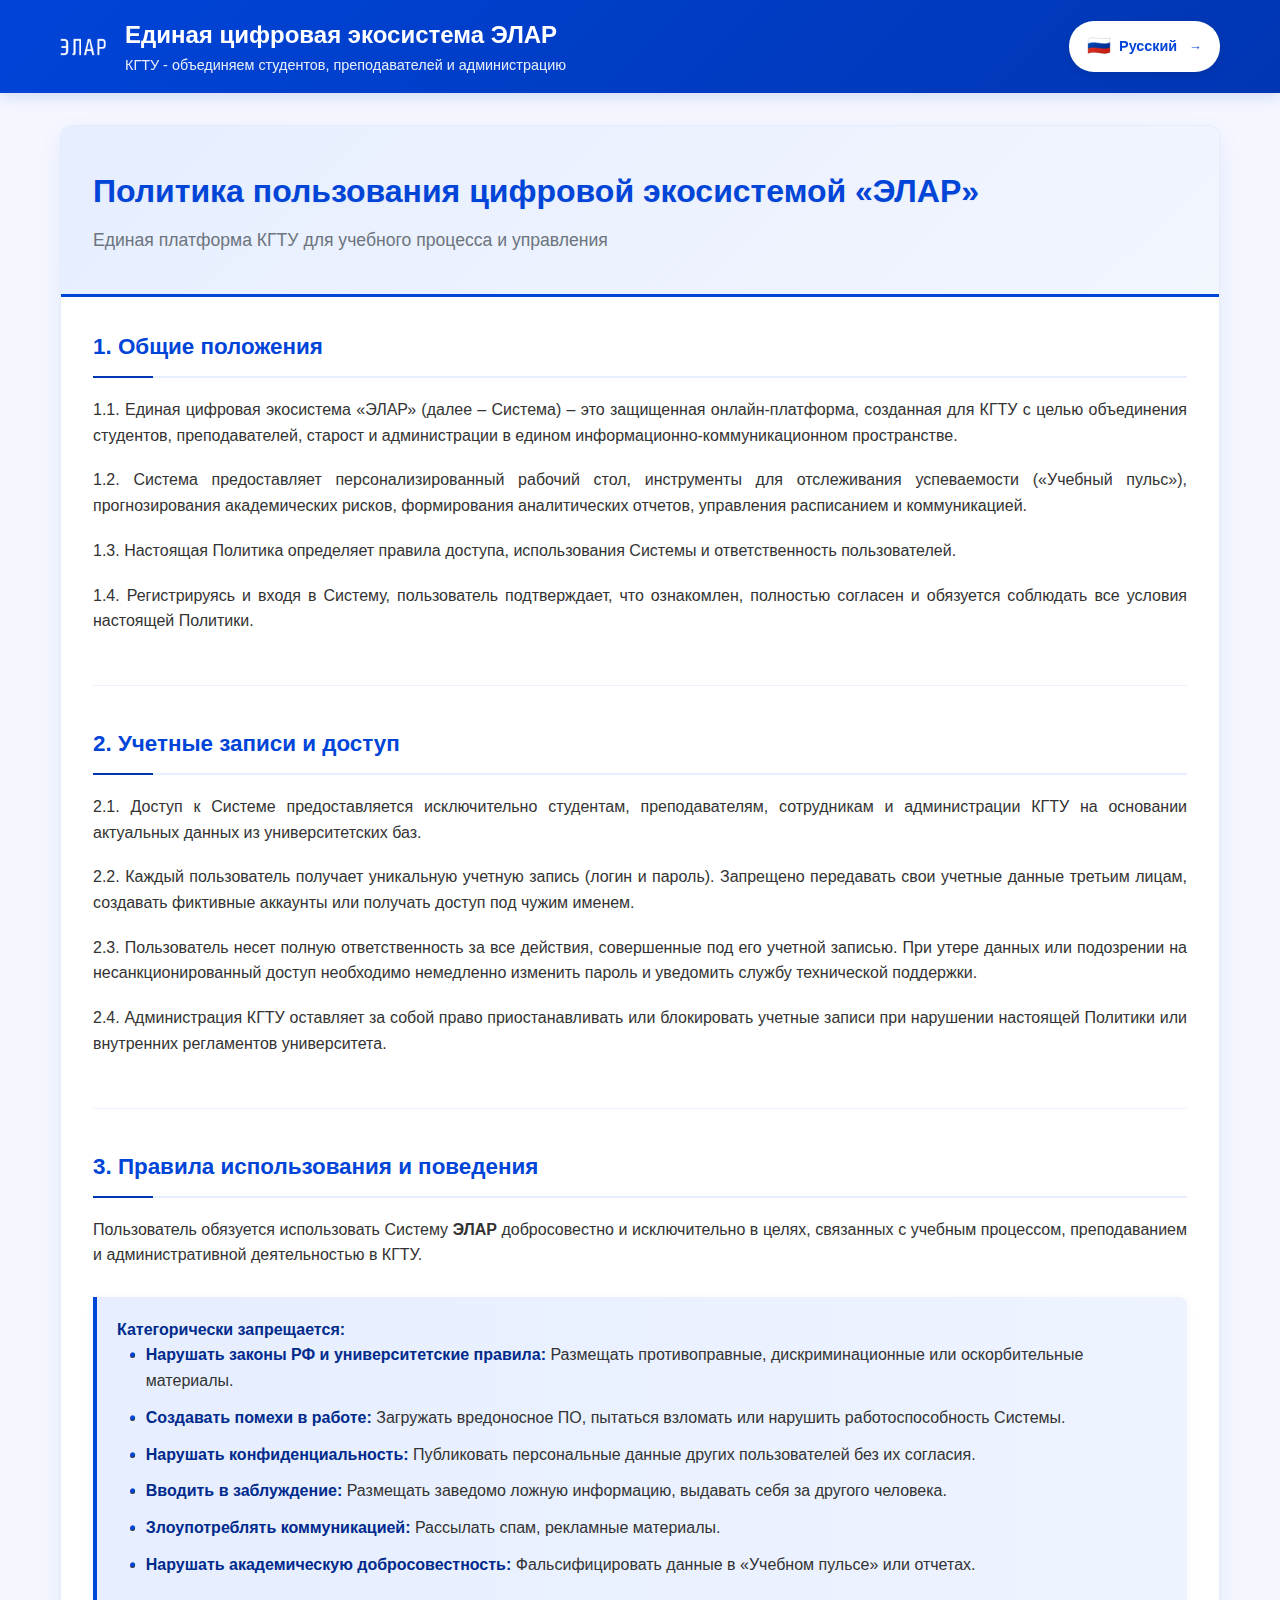
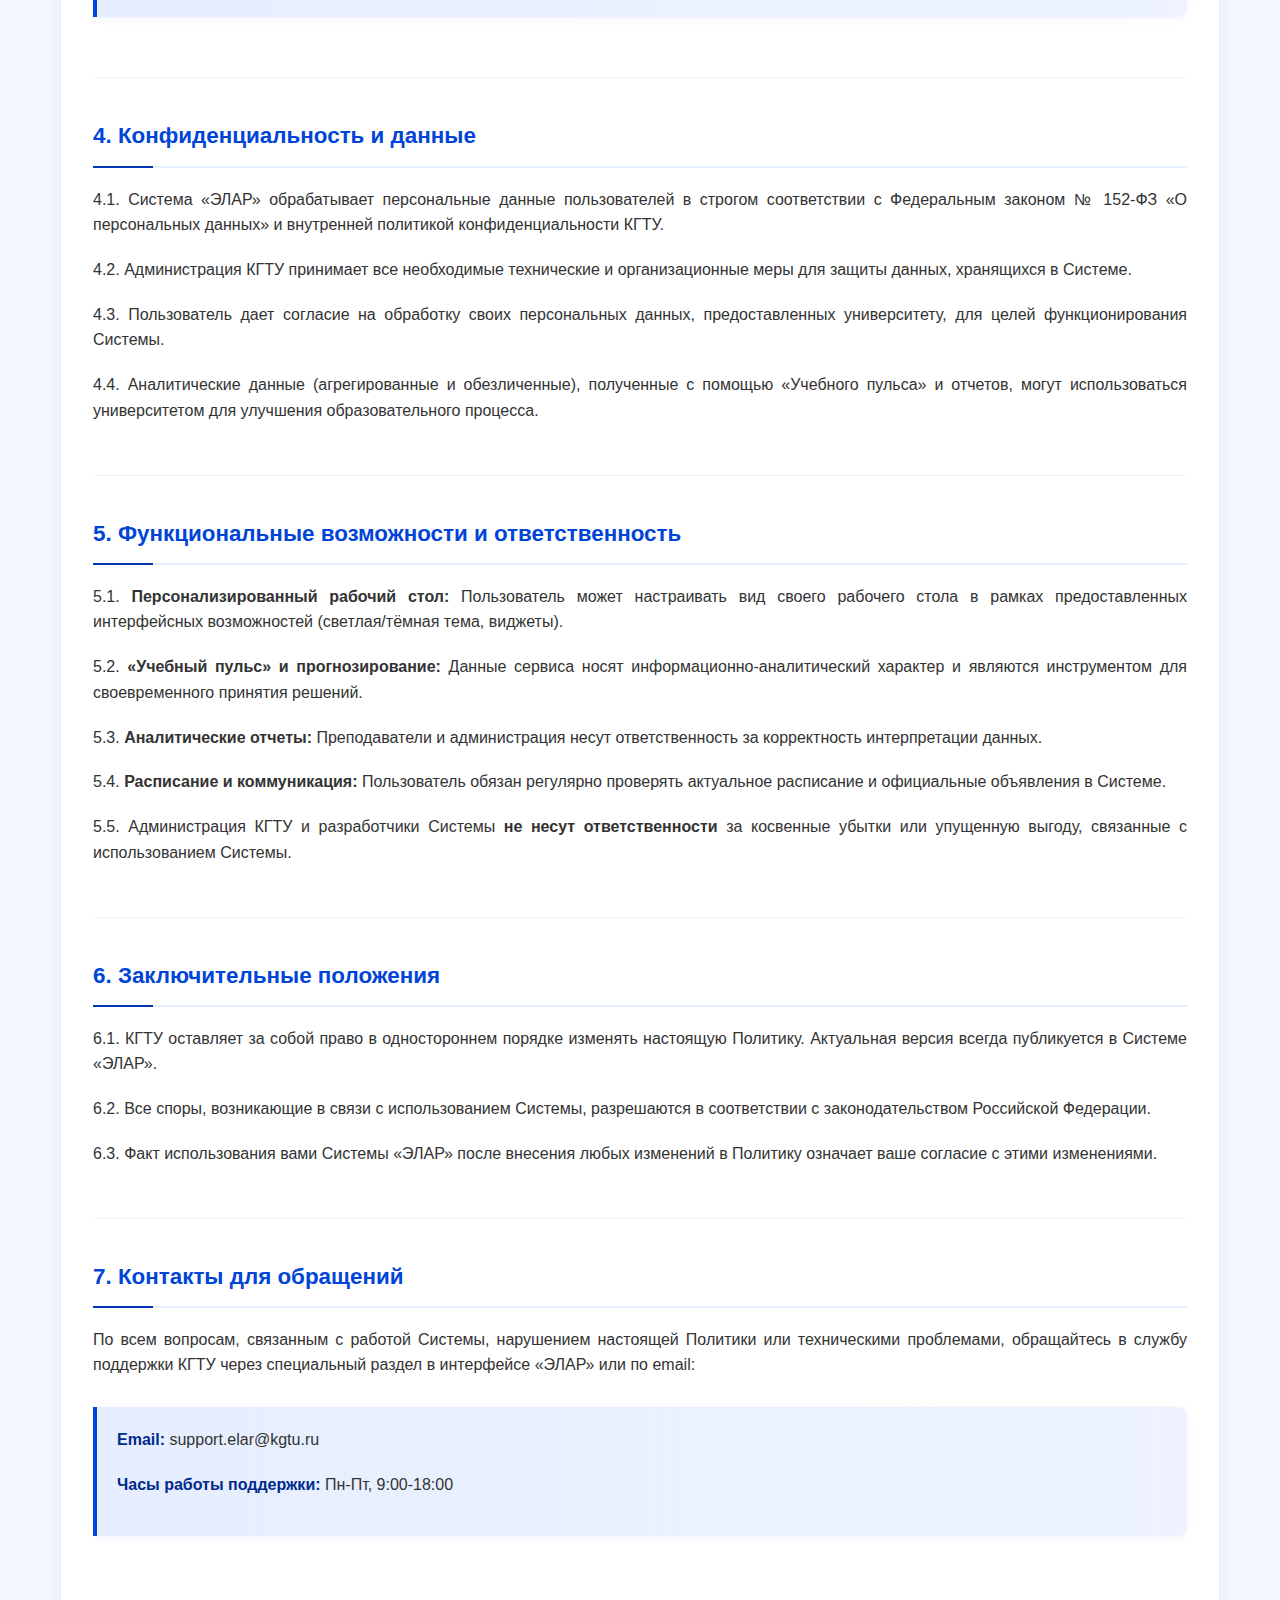
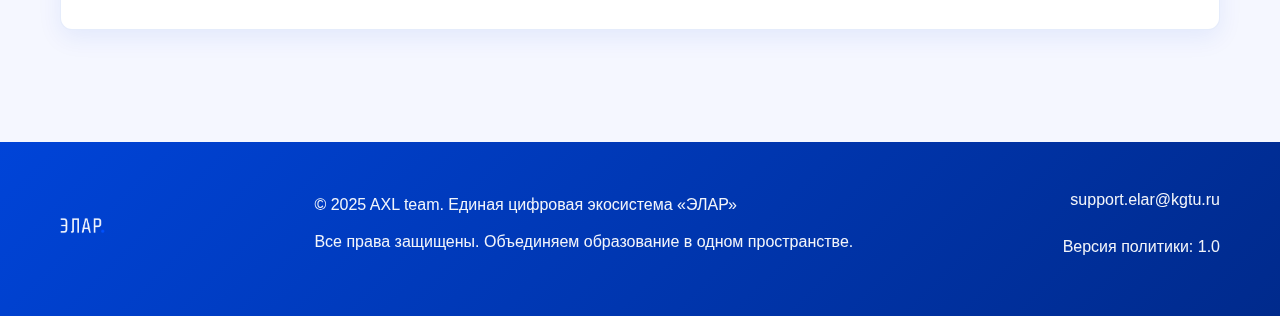
<file: terms_of_using.html>
<!DOCTYPE html>
<html lang="ru">
<head>
    <meta charset="UTF-8">
    <meta name="viewport" content="width=device-width, initial-scale=1.0">
    <title>Политика пользования ЭЛАР | КГТУ</title>
    <link rel="icon" href="fav.png" type="image/png">
    <link rel="icon" href="fav.ico" type="image/x-icon">
    <link rel="apple-touch-icon" href="fav.png">
    <link rel="shortcut icon" href="fav.png" type="image/png">
    
    <!-- Для современных браузеров -->
    <link rel="icon" type="image/png" sizes="32x32" href="fav.png">
    <link rel="icon" type="image/png" sizes="16x16" href="fav.png">
    <link rel="apple-touch-icon" sizes="180x180" href="fav.png">
    
    <!-- Для Android -->
    <link rel="icon" type="image/png" sizes="192x192" href="fav.png">
    <link rel="icon" type="image/png" sizes="512x512" href="fav.png">
    
    <!-- Цвет темы для мобильных браузеров -->
    <meta name="theme-color" content="#0044D8">
    <meta name="msapplication-TileColor" content="#0044D8">
    <meta name="msapplication-TileImage" content="fav.png">
    <style>
        :root {
            --primary-blue: #0044D8;
            --secondary-blue: #0036b3;
            --light-blue: #e6eeff;
            --accent-blue: #002a8c;
            --white: #ffffff;
            --gray-light: #f5f7ff;
            --gray: #6c757d;
            --gray-dark: #333333;
            --transition: all 0.3s ease;
        }

        * {
            margin: 0;
            padding: 0;
            box-sizing: border-box;
        }

        body {
            font-family: 'Segoe UI', Tahoma, Geneva, Verdana, sans-serif;
            line-height: 1.6;
            color: var(--gray-dark);
            background-color: var(--gray-light);
        }

        .container {
            max-width: 1200px;
            margin: 0 auto;
            padding: 0 20px;
        }

        header {
            background: linear-gradient(135deg, var(--primary-blue), var(--secondary-blue));
            color: var(--white);
            padding: 1rem 0;
            box-shadow: 0 4px 15px rgba(0, 68, 216, 0.15);
            position: sticky;
            top: 0;
            z-index: 1000;
        }

        .header-content {
            display: flex;
            justify-content: space-between;
            align-items: center;
        }

        .logo-container {
            display: flex;
            align-items: center;
            gap: 15px;
        }

        .logo {
            height: 50px; 
            width: auto; 
            max-width: 150px; 
            object-fit: contain; 
        }

        .logo-text h1 {
            font-size: 1.5rem;
            font-weight: 600;
        }

        .logo-text p {
            font-size: 0.9rem;
            opacity: 0.9;
        }

        .lang-toggle {
            display: flex;
            align-items: center;
            gap: 8px;
            background: var(--white);
            color: var(--primary-blue);
            padding: 8px 16px;
            border-radius: 25px;
            cursor: pointer;
            transition: var(--transition);
            border: 2px solid rgba(255, 255, 255, 0.3);
            font-weight: 500;
            box-shadow: 0 2px 8px rgba(0, 0, 0, 0.1);
        }

        .lang-toggle:hover {
            background: var(--light-blue);
            transform: translateY(-2px);
            box-shadow: 0 4px 12px rgba(0, 0, 0, 0.15);
            border-color: var(--primary-blue);
        }

        .lang-toggle.active {
            background: var(--accent-blue);
            color: var(--white);
        }

        .lang-flag {
            font-size: 1.2rem;
            display: flex;
            align-items: center;
        }

        .lang-text {
            font-weight: 600;
            font-size: 0.9rem;
        }

        .lang-arrow {
            font-size: 0.8rem;
            margin-left: 4px;
            transition: var(--transition);
        }

        .lang-toggle:hover .lang-arrow {
            transform: translateX(2px);
        }

        main {
            padding: 2rem 0 4rem;
        }

        .policy-container {
            background: var(--white);
            border-radius: 12px;
            box-shadow: 0 8px 25px rgba(0, 68, 216, 0.08);
            overflow: hidden;
            border: 1px solid rgba(0, 68, 216, 0.1);
        }

        .policy-header {
            background: linear-gradient(135deg, var(--light-blue), rgba(0, 68, 216, 0.05));
            padding: 2.5rem 2rem;
            border-bottom: 3px solid var(--primary-blue);
        }

        .policy-header h2 {
            color: var(--primary-blue);
            font-size: 2rem;
            margin-bottom: 0.5rem;
            text-shadow: 0 1px 2px rgba(0, 0, 0, 0.05);
        }

        .policy-header .subtitle {
            color: var(--gray);
            font-size: 1.1rem;
        }

        .policy-content {
            padding: 2rem;
        }

        section {
            margin-bottom: 2.5rem;
            padding-bottom: 2rem;
            border-bottom: 1px solid #eef2ff;
        }

        section:last-child {
            border-bottom: none;
            margin-bottom: 0;
        }

        section h3 {
            color: var(--primary-blue);
            font-size: 1.4rem;
            margin-bottom: 1.2rem;
            padding-bottom: 0.7rem;
            border-bottom: 2px solid var(--light-blue);
            position: relative;
        }

        section h3::after {
            content: '';
            position: absolute;
            bottom: -2px;
            left: 0;
            width: 60px;
            height: 2px;
            background: var(--secondary-blue);
        }

        section p {
            margin-bottom: 1.2rem;
            text-align: justify;
        }

        section ul {
            margin-left: 1.8rem;
            margin-bottom: 1.2rem;
        }

        section li {
            margin-bottom: 0.7rem;
            position: relative;
        }

        section li::before {
            content: "•";
            color: var(--primary-blue);
            font-weight: bold;
            display: inline-block;
            width: 1em;
            margin-left: -1em;
        }

        .highlight {
            background: linear-gradient(to right, var(--light-blue), rgba(230, 238, 255, 0.7));
            padding: 20px;
            border-left: 4px solid var(--primary-blue);
            margin: 1.8rem 0;
            border-radius: 0 8px 8px 0;
            box-shadow: 0 2px 10px rgba(0, 68, 216, 0.05);
        }

        .highlight strong {
            color: var(--accent-blue);
        }

        /* Footer */
        footer {
            background: linear-gradient(135deg, var(--primary-blue), var(--accent-blue));
            color: var(--white);
            padding: 2.5rem 0;
            margin-top: 3rem;
        }

        .footer-content {
            display: flex;
            justify-content: space-between;
            align-items: center;
            flex-wrap: wrap;
            gap: 25px;
        }

 
        .footer-logo {
            height: 45px; 
            width: auto; 
            max-width: 120px; 
            object-fit: contain; 
            opacity: 0.95;
            filter: brightness(1.2);
        }

        .footer-info p {
            margin-bottom: 0.7rem;
            opacity: 0.95;
        }

        .footer-contact {
            text-align: right;
        }

        .contact-link {
            color: var(--white);
            text-decoration: none;
            display: block;
            margin-bottom: 0.7rem;
            opacity: 0.95;
            transition: var(--transition);
            padding: 5px 0;
        }

        .contact-link:hover {
            opacity: 1;
            text-decoration: underline;
            transform: translateX(-3px);
        }


        @media (max-width: 768px) {
            .header-content {
                flex-direction: column;
                gap: 15px;
                text-align: center;
            }
            
            .policy-header h2 {
                font-size: 1.6rem;
            }
            
            .policy-content {
                padding: 1.5rem;
            }
            
            .footer-content {
                flex-direction: column;
                text-align: center;
            }
            
            .footer-contact {
                text-align: center;
            }
            
            .lang-toggle {
                padding: 6px 14px;
                font-size: 0.9rem;
            }
            

            .logo {
                height: 40px;
                max-width: 120px;
            }
            
            .footer-logo {
                height: 35px;
                max-width: 100px;
            }
        }

        @media (max-width: 480px) {
            .logo-text h1 {
                font-size: 1.3rem;
            }
            
            .policy-header {
                padding: 1.5rem 1rem;
            }
            
            section h3 {
                font-size: 1.2rem;
            }

            .logo {
                height: 35px;
                max-width: 100px;
            }
            
            .footer-logo {
                height: 30px;
                max-width: 80px;
            }
        }

        @keyframes fadeIn {
            from { opacity: 0.7; transform: translateY(5px); }
            to { opacity: 1; transform: translateY(0); }
        }

        .policy-content section {
            animation: fadeIn 0.3s ease-out;
        }
    </style>
</head>
<body>
    <header>
        <div class="container header-content">
            <div class="logo-container">
                <img src="img/logo_w.png" alt="Логотип ЭЛАР КГТУ" class="logo">
                <div class="logo-text">
                    <h1>Единая цифровая экосистема ЭЛАР</h1>
                    <p>КГТУ - объединяем студентов, преподавателей и администрацию</p>
                </div>
            </div>
            <div class="lang-toggle" id="langToggle">
                <span class="lang-flag" id="langFlag">🇷🇺</span>
                <span class="lang-text" id="langText">Русский</span>
                <span class="lang-arrow">→</span>
            </div>
        </div>
    </header>

    <main>
        <div class="container">
            <div class="policy-container">
                <div class="policy-header">
                    <h2 id="policyTitle">Политика пользования цифровой экосистемой «ЭЛАР»</h2>
                    <p class="subtitle" id="policySubtitle">Единая платформа КГТУ для учебного процесса и управления</p>
                </div>
                
                <div class="policy-content">
                 
                    <section id="section1">
                        <h3 id="section1Title">1. Общие положения</h3>
                        <p id="section1Text1">1.1. Единая цифровая экосистема «ЭЛАР» (далее – Система) – это защищенная онлайн-платформа, созданная для КГТУ с целью объединения студентов, преподавателей, старост и администрации в едином информационно-коммуникационном пространстве.</p>
                        <p id="section1Text2">1.2. Система предоставляет персонализированный рабочий стол, инструменты для отслеживания успеваемости («Учебный пульс»), прогнозирования академических рисков, формирования аналитических отчетов, управления расписанием и коммуникацией.</p>
                        <p id="section1Text3">1.3. Настоящая Политика определяет правила доступа, использования Системы и ответственность пользователей.</p>
                        <p id="section1Text4">1.4. Регистрируясь и входя в Систему, пользователь подтверждает, что ознакомлен, полностью согласен и обязуется соблюдать все условия настоящей Политики.</p>
                    </section>

                   
                    <section id="section2">
                        <h3 id="section2Title">2. Учетные записи и доступ</h3>
                        <p id="section2Text1">2.1. Доступ к Системе предоставляется исключительно студентам, преподавателям, сотрудникам и администрации КГТУ на основании актуальных данных из университетских баз.</p>
                        <p id="section2Text2">2.2. Каждый пользователь получает уникальную учетную запись (логин и пароль). Запрещено передавать свои учетные данные третьим лицам, создавать фиктивные аккаунты или получать доступ под чужим именем.</p>
                        <p id="section2Text3">2.3. Пользователь несет полную ответственность за все действия, совершенные под его учетной записью. При утере данных или подозрении на несанкционированный доступ необходимо немедленно изменить пароль и уведомить службу технической поддержки.</p>
                        <p id="section2Text4">2.4. Администрация КГТУ оставляет за собой право приостанавливать или блокировать учетные записи при нарушении настоящей Политики или внутренних регламентов университета.</p>
                    </section>

                  
                    <section id="section3">
                        <h3 id="section3Title">3. Правила использования и поведения</h3>
                        <p id="section3Text1">Пользователь обязуется использовать Систему <strong>ЭЛАР</strong> добросовестно и исключительно в целях, связанных с учебным процессом, преподаванием и административной деятельностью в КГТУ.</p>
                        
                        <div class="highlight">
                            <strong id="prohibitedTitle">Категорически запрещается:</strong>
                            <ul id="prohibitedList">
                                <li id="prohibited1"><strong>Нарушать законы РФ и университетские правила:</strong> Размещать противоправные, дискриминационные или оскорбительные материалы.</li>
                                <li id="prohibited2"><strong>Создавать помехи в работе:</strong> Загружать вредоносное ПО, пытаться взломать или нарушить работоспособность Системы.</li>
                                <li id="prohibited3"><strong>Нарушать конфиденциальность:</strong> Публиковать персональные данные других пользователей без их согласия.</li>
                                <li id="prohibited4"><strong>Вводить в заблуждение:</strong> Размещать заведомо ложную информацию, выдавать себя за другого человека.</li>
                                <li id="prohibited5"><strong>Злоупотреблять коммуникацией:</strong> Рассылать спам, рекламные материалы.</li>
                                <li id="prohibited6"><strong>Нарушать академическую добросовестность:</strong> Фальсифицировать данные в «Учебном пульсе» или отчетах.</li>
                            </ul>
                        </div>
                    </section>

                   
                    <section id="section4">
                        <h3 id="section4Title">4. Конфиденциальность и данные</h3>
                        <p id="section4Text1">4.1. Система «ЭЛАР» обрабатывает персональные данные пользователей в строгом соответствии с Федеральным законом № 152-ФЗ «О персональных данных» и внутренней политикой конфиденциальности КГТУ.</p>
                        <p id="section4Text2">4.2. Администрация КГТУ принимает все необходимые технические и организационные меры для защиты данных, хранящихся в Системе.</p>
                        <p id="section4Text3">4.3. Пользователь дает согласие на обработку своих персональных данных, предоставленных университету, для целей функционирования Системы.</p>
                        <p id="section4Text4">4.4. Аналитические данные (агрегированные и обезличенные), полученные с помощью «Учебного пульса» и отчетов, могут использоваться университетом для улучшения образовательного процесса.</p>
                    </section>

                   
                    <section id="section5">
                        <h3 id="section5Title">5. Функциональные возможности и ответственность</h3>
                        <p id="section5Text1">5.1. <strong>Персонализированный рабочий стол:</strong> Пользователь может настраивать вид своего рабочего стола в рамках предоставленных интерфейсных возможностей (светлая/тёмная тема, виджеты).</p>
                        <p id="section5Text2">5.2. <strong>«Учебный пульс» и прогнозирование:</strong> Данные сервиса носят информационно-аналитический характер и являются инструментом для своевременного принятия решений.</p>
                        <p id="section5Text3">5.3. <strong>Аналитические отчеты:</strong> Преподаватели и администрация несут ответственность за корректность интерпретации данных.</p>
                        <p id="section5Text4">5.4. <strong>Расписание и коммуникация:</strong> Пользователь обязан регулярно проверять актуальное расписание и официальные объявления в Системе.</p>
                        <p id="section5Text5">5.5. Администрация КГТУ и разработчики Системы <strong>не несут ответственности</strong> за косвенные убытки или упущенную выгоду, связанные с использованием Системы.</p>
                    </section>

                    
                    <section id="section6">
                        <h3 id="section6Title">6. Заключительные положения</h3>
                        <p id="section6Text1">6.1. КГТУ оставляет за собой право в одностороннем порядке изменять настоящую Политику. Актуальная версия всегда публикуется в Системе «ЭЛАР».</p>
                        <p id="section6Text2">6.2. Все споры, возникающие в связи с использованием Системы, разрешаются в соответствии с законодательством Российской Федерации.</p>
                        <p id="section6Text3">6.3. Факт использования вами Системы «ЭЛАР» после внесения любых изменений в Политику означает ваше согласие с этими изменениями.</p>
                    </section>

                   
                    <section id="section7">
                        <h3 id="section7Title">7. Контакты для обращений</h3>
                        <p id="section7Text1">По всем вопросам, связанным с работой Системы, нарушением настоящей Политики или техническими проблемами, обращайтесь в службу поддержки КГТУ через специальный раздел в интерфейсе «ЭЛАР» или по email:</p>
                        <div class="highlight">
                            <p id="contactEmail"><strong>Email:</strong> support.elar@kgtu.ru</p>
                            <p id="contactHours"><strong>Часы работы поддержки:</strong> Пн-Пт, 9:00-18:00</p>
                        </div>
                    </section>
                </div>
            </div>
        </div>
    </main>

    <footer>
        <div class="container footer-content">
            <div class="footer-logo-container">
                <img src="img/logo_w.png" alt="Логотип ЭЛАР" class="footer-logo">
            </div>
            <div class="footer-info">
                <p id="footerText1">©2025 AXL Team. Единая цифровая экосистема «ЭЛАР»</p>
                <p id="footerText2">Все права защищены. Объединяем образование в одном пространстве.</p>
            </div>
            <div class="footer-contact">
                <a href="mailto:support.elar@kgtu.ru" class="contact-link">support.elar@kgtu.ru</a>
                <p id="footerText3" class="contact-link">Версия политики: 1.0</p>
            </div>
        </div>
    </footer>

    <script>
       
        const ruTexts = {
           
            policyTitle: "Политика пользования цифровой экосистемой «ЭЛАР»",
            policySubtitle: "Единая платформа КГТУ для учебного процесса и управления",
            
           
            section1Title: "1. Общие положения",
            section1Text1: "1.1. Единая цифровая экосистема «ЭЛАР» (далее – Система) – это защищенная онлайн-платформа, созданная для КГТУ с целью объединения студентов, преподавателей, старост и администрации в едином информационно-коммуникационном пространстве.",
            section1Text2: "1.2. Система предоставляет персонализированный рабочий стол, инструменты для отслеживания успеваемости («Учебный пульс»), прогнозирования академических рисков, формирования аналитических отчетов, управления расписанием и коммуникацией.",
            section1Text3: "1.3. Настоящая Политика определяет правила доступа, использования Системы и ответственность пользователей.",
            section1Text4: "1.4. Регистрируясь и входя в Систему, пользователь подтверждает, что ознакомлен, полностью согласен и обязуется соблюдать все условия настоящей Политики.",
            
           
            section2Title: "2. Учетные записи и доступ",
            section2Text1: "2.1. Доступ к Системе предоставляется исключительно студентам, преподавателям, сотрудникам и администрации КГТУ на основании актуальных данных из университетских баз.",
            section2Text2: "2.2. Каждый пользователь получает уникальную учетную запись (логин и пароль). Запрещено передавать свои учетные данные третьим лицам, создавать фиктивные аккаунты или получать доступ под чужим именем.",
            section2Text3: "2.3. Пользователь несет полную ответственность за все действия, совершенные под его учетной записью. При утере данных или подозрении на несанкционированный доступ необходимо немедленно изменить пароль и уведомить службу технической поддержки.",
            section2Text4: "2.4. Администрация КГТУ оставляет за собой право приостанавливать или блокировать учетные записи при нарушении настоящей Политики или внутренних регламентов университета.",
            
           
            section3Title: "3. Правила использования и поведения",
            section3Text1: "Пользователь обязуется использовать Систему <strong>ЭЛАР</strong> добросовестно и исключительно в целях, связанных с учебным процессом, преподаванием и административной деятельностью в КГТУ.",
            prohibitedTitle: "Категорически запрещается:",
            prohibited1: "<strong>Нарушать законы РФ и университетские правила:</strong> Размещать противоправные, дискриминационные или оскорбительные материалы.",
            prohibited2: "<strong>Создавать помехи в работе:</strong> Загружать вредоносное ПО, пытаться взломать или нарушить работоспособность Системы.",
            prohibited3: "<strong>Нарушать конфиденциальность:</strong> Публиковать персональные данные других пользователей без их согласия.",
            prohibited4: "<strong>Вводить в заблуждение:</strong> Размещать заведомо ложную информацию, выдавать себя за другого человека.",
            prohibited5: "<strong>Злоупотреблять коммуникацией:</strong> Рассылать спам, рекламные материалы.",
            prohibited6: "<strong>Нарушать академическую добросовестность:</strong> Фальсифицировать данные в «Учебном пульсе» или отчетах.",
            
           
            section4Title: "4. Конфиденциальность и данные",
            section4Text1: "4.1. Система «ЭЛАР» обрабатывает персональные данные пользователей в строгом соответствии с Федеральным законом № 152-ФЗ «О персональных данных» и внутренней политикой конфиденциальности КГТУ.",
            section4Text2: "4.2. Администрация КГТУ принимает все необходимые технические и организационные меры для защиты данных, хранящихся в Системе.",
            section4Text3: "4.3. Пользователь дает согласие на обработку своих персональных данных, предоставленных университету, для целей функционирования Системы.",
            section4Text4: "4.4. Аналитические данные (агрегированные и обезличенные), полученные с помощью «Учебного пульса» и отчетов, могут использоваться университетом для улучшения образовательного процесса.",
            
     
            section5Title: "5. Функциональные возможности и ответственность",
            section5Text1: "5.1. <strong>Персонализированный рабочий стол:</strong> Пользователь может настраивать вид своего рабочего стола в рамках предоставленных интерфейсных возможностей (светлая/тёмная тема, виджеты).",
            section5Text2: "5.2. <strong>«Учебный пульс» и прогнозирование:</strong> Данные сервиса носят информационно-аналитический характер и являются инструментом для своевременного принятия решений.",
            section5Text3: "5.3. <strong>Аналитические отчеты:</strong> Преподаватели и администрация несут ответственность за корректность интерпретации данных.",
            section5Text4: "5.4. <strong>Расписание и коммуникация:</strong> Пользователь обязан регулярно проверять актуальное расписание и официальные объявления в Системе.",
            section5Text5: "5.5. Администрация КГТУ и разработчики Системы <strong>не несут ответственности</strong> за косвенные убытки или упущенную выгоду, связанные с использованием Системы.",
            
            
            section6Title: "6. Заключительные положения",
            section6Text1: "6.1. КГТУ оставляет за собой право в одностороннем порядке изменять настоящую Политику. Актуальная версия всегда публикуется в Системе «ЭЛАР».",
            section6Text2: "6.2. Все споры, возникающие в связи с использованием Системы, разрешаются в соответствии с законодательством Российской Федерации.",
            section6Text3: "6.3. Факт использования вами Системы «ЭЛАР» после внесения любых изменений в Политику означает ваше согласие с этими изменениями.",
            
          
            section7Title: "7. Контакты для обращений",
            section7Text1: "По всем вопросам, связанным с работой Системы, нарушением настоящей Политики или техническими проблемами, обращайтесь в службу поддержки КГТУ через специальный раздел в интерфейсе «ЭЛАР» или по email:",
            contactEmail: "<strong>Email:</strong> support.elar@kgtu.ru",
            contactHours: "<strong>Часы работы поддержки:</strong> Пн-Пт, 9:00-18:00",
            
          
            footerText1: "© 2025 AXL team. Единая цифровая экосистема «ЭЛАР»",
            footerText2: "Все права защищены. Объединяем образование в одном пространстве.",
            footerText3: "Версия политики: 1.0",

            langText: "Русский",
            langFlag: "🇷🇺"
        };

        const enTexts = {
            policyTitle: "User Policy for ELAR Digital Ecosystem",
            policySubtitle: "KGTU's Unified Platform for Educational Process and Management",
            
            section1Title: "1. General Provisions",
            section1Text1: "1.1. The Unified Digital Ecosystem 'ELAR' (hereinafter – the System) is a secure online platform created for KGTU to unite students, teachers, group leaders, and administration in a single information and communication space.",
            section1Text2: "1.2. The System provides a personalized dashboard, tools for tracking academic performance ('Learning Pulse'), predicting academic risks, generating analytical reports, managing schedules and communication.",
            section1Text3: "1.3. This Policy defines the rules of access, use of the System and user responsibility.",
            section1Text4: "1.4. By registering and logging into the System, the user confirms that they have read, fully agree and undertake to comply with all terms of this Policy.",
            

            section2Title: "2. Accounts and Access",
            section2Text1: "2.1. Access to the System is provided exclusively to students, teachers, staff and administration of KGTU based on current data from university databases.",
            section2Text2: "2.2. Each user receives a unique account (login and password). It is prohibited to transfer credentials to third parties, create fake accounts or gain access under someone else's name.",
            section2Text3: "2.3. The user is fully responsible for all actions performed under their account. In case of data loss or suspected unauthorized access, immediately change the password and notify technical support.",
            section2Text4: "2.4. The KGTU Administration reserves the right to suspend or block accounts in case of violation of this Policy or internal university regulations.",
            

            section3Title: "3. Rules of Use and Conduct",
            section3Text1: "The user undertakes to use the <strong>ELAR</strong> System in good faith and exclusively for purposes related to the educational process, teaching and administrative activities at KGTU.",
            prohibitedTitle: "Strictly prohibited:",
            prohibited1: "<strong>Violate laws and university rules:</strong> Post unlawful, discriminatory or offensive materials.",
            prohibited2: "<strong>Interfere with operation:</strong> Upload malicious software, attempt to hack or disrupt the System's functionality.",
            prohibited3: "<strong>Violate confidentiality:</strong> Publish personal data of other users without their consent.",
            prohibited4: "<strong>Mislead:</strong> Post knowingly false information, impersonate another person.",
            prohibited5: "<strong>Abuse communication:</strong> Send spam, advertising materials.",
            prohibited6: "<strong>Violate academic integrity:</strong> Falsify data in 'Learning Pulse' or reports.",
            

            section4Title: "4. Confidentiality and Data",
            section4Text1: "4.1. The 'ELAR' System processes personal data of users in strict accordance with Federal Law No. 152-FZ 'On Personal Data' and KGTU's internal privacy policy.",
            section4Text2: "4.2. The KGTU Administration takes all necessary technical and organizational measures to protect data stored in the System.",
            section4Text3: "4.3. The user consents to the processing of their personal data provided to the university for the purposes of the System's functioning.",
            section4Text4: "4.4. Analytical data (aggregated and anonymized) obtained through 'Learning Pulse' and reports may be used by the university to improve the educational process.",
            

            section5Title: "5. Functionality and Responsibility",
            section5Text1: "5.1. <strong>Personalized Dashboard:</strong> The user can customize the view of their dashboard within the provided interface capabilities (light/dark theme, widgets).",
            section5Text2: "5.2. <strong>'Learning Pulse' and Forecasting:</strong> The service data is informational and analytical in nature and serves as a tool for timely decision-making.",
            section5Text3: "5.3. <strong>Analytical Reports:</strong> Teachers and administration are responsible for correct interpretation of data.",
            section5Text4: "5.4. <strong>Schedule and Communication:</strong> The user is obliged to regularly check the current schedule and official announcements in the System.",
            section5Text5: "5.5. The KGTU Administration and System developers <strong>are not liable</strong> for indirect losses or lost profits related to the use of the System.",

            section6Title: "6. Final Provisions",
            section6Text1: "6.1. KGTU reserves the right to unilaterally change this Policy. The current version is always published in the 'ELAR' System.",
            section6Text2: "6.2. All disputes arising in connection with the use of the System shall be resolved in accordance with the legislation of the Russian Federation.",
            section6Text3: "6.3. Your use of the 'ELAR' System after any changes to the Policy means your acceptance of those changes.",

            section7Title: "7. Contact Information",
            section7Text1: "For all questions related to the System's operation, violation of this Policy, or technical problems, contact KGTU support through the special section in the 'ELAR' interface or by email:",
            contactEmail: "<strong>Email:</strong> support.elar@kgtu.ru",
            contactHours: "<strong>Support hours:</strong> Mon-Fri, 9:00-18:00",

            footerText1: "© 2025 AXL team. Unified Digital Ecosystem 'ELAR'",
            footerText2: "All rights reserved. Uniting education in one space.",
            footerText3: "Policy version: 1.0",

            langText: "English",
            langFlag: "🇬🇧"
        };

        let isEnglish = false;
        const langToggle = document.getElementById('langToggle');
        const langText = document.getElementById('langText');
        const langFlag = document.getElementById('langFlag');

        function toggleLanguage() {
            isEnglish = !isEnglish;
            const texts = isEnglish ? enTexts : ruTexts;
            

            document.querySelectorAll('.policy-content section').forEach(section => {
                section.style.opacity = '0.7';
                section.style.transform = 'translateY(5px)';
            });
            

            Object.keys(texts).forEach(key => {
                const element = document.getElementById(key);
                if (element) {
                    element.innerHTML = texts[key];
                }
            });
            

            if (isEnglish) {
                langToggle.classList.add('active');
                langToggle.style.background = 'var(--accent-blue)';
                langToggle.style.color = 'var(--white)';
            } else {
                langToggle.classList.remove('active');
                langToggle.style.background = 'var(--white)';
                langToggle.style.color = 'var(--primary-blue)';
            }
            

            setTimeout(() => {
                document.querySelectorAll('.policy-content section').forEach(section => {
                    section.style.opacity = '1';
                    section.style.transform = 'translateY(0)';
                    section.style.transition = 'all 0.3s ease-out';
                });
            }, 50);
        }


        langToggle.addEventListener('click', toggleLanguage);


        document.addEventListener('DOMContentLoaded', () => {

            Object.keys(ruTexts).forEach(key => {
                const element = document.getElementById(key);
                if (element) {
                    element.innerHTML = ruTexts[key];
                }
            });
            
            langToggle.style.background = 'var(--white)';
            langToggle.style.color = 'var(--primary-blue)';
        });
    </script>
</body>
</html>
</file>
<file: css/style.css>
:root {
    --accent-color: #0044D8;
    --accent-light: #e6ecff;
    --accent-dark: #0036b3;
    --text-dark: #1d1d1f;
    --text-light: #86868b;
    --bg-light: #f5f5f7;
    --bg-white: #ffffff;
    --bg-dark: #1d1d1f;
    --border-color: #d2d2d7;
    --success-color: #34c759;
    --transition-speed: 0.3s;
    --shadow-sm: 0 2px 8px rgba(0, 0, 0, 0.05);
    --shadow-md: 0 5px 20px rgba(0, 0, 0, 0.08);
    --shadow-lg: 0 10px 30px rgba(0, 0, 0, 0.1);
    --radius-sm: 8px;
    --radius-md: 12px;
    --radius-lg: 16px;
    --radius-xl: 24px;
}

* {
    margin: 0;
    padding: 0;
    box-sizing: border-box;
}

html {
    scroll-behavior: smooth;
    -webkit-text-size-adjust: 100%;
    -ms-text-size-adjust: 100%;
}

body {
    font-family: 'Inter', -apple-system, BlinkMacSystemFont, 'Segoe UI', Roboto, Oxygen, Ubuntu, sans-serif;
    background-color: var(--bg-white);
    color: var(--text-dark);
    line-height: 1.6;
    overflow-x: hidden;
    -webkit-font-smoothing: antialiased;
    -moz-osx-font-smoothing: grayscale;
}

.container {
    max-width: 1200px;
    margin: 0 auto;
    padding: 0 20px;
    width: 100%;
}

img, video, canvas {
    max-width: 100%;
    height: auto;
}

/* Анимированный фон */
.animated-bg {
    position: fixed;
    top: 0;
    left: 0;
    width: 100%;
    height: 100%;
    background: linear-gradient(135deg, #f8f9ff 0%, #ffffff 100%);
    z-index: -2;
    overflow: hidden;
}

.animated-bg::before {
    content: '';
    position: absolute;
    top: 0;
    left: 0;
    width: 100%;
    height: 100%;
    background: 
        radial-gradient(circle at 10% 20%, rgba(0, 68, 216, 0.03) 0%, transparent 20%),
        radial-gradient(circle at 90% 30%, rgba(0, 68, 216, 0.03) 0%, transparent 20%),
        radial-gradient(circle at 50% 80%, rgba(0, 68, 216, 0.02) 0%, transparent 20%);
    animation: pulse 15s ease-in-out infinite alternate;
    z-index: -1;
}

@keyframes pulse {
    0% { opacity: 0.5; transform: scale(1); }
    100% { opacity: 1; transform: scale(1.05); }
}

/* Header - улучшенная адаптивность */
header {
    position: fixed;
    top: 0;
    width: 100%;
    background-color: rgba(255, 255, 255, 0.98);
    backdrop-filter: blur(10px);
    -webkit-backdrop-filter: blur(10px);
    z-index: 1000;
    padding: 15px 0;
    border-bottom: 1px solid rgba(210, 210, 215, 0.3);
    transition: all var(--transition-speed);
}

.header-content {
    display: flex;
    justify-content: space-between;
    align-items: center;
    position: relative;
}

.logo {
    display: flex;
    align-items: center;
    gap: 12px;
    font-weight: 700;
    font-size: 1.5rem;
    text-decoration: none;
    color: var(--accent-color);
    z-index: 1003;
}

.logo-img {
    width: 55px;
    height: 55px;
    object-fit: contain;
    display: block;
}

.logo-text {
    background: linear-gradient(to right, var(--accent-color), #0066FF);
    -webkit-background-clip: text;
    background-clip: text;
    color: transparent;
}

/* Desktop Navigation */
.desktop-nav {
    display: block;
}

.desktop-nav ul {
    display: flex;
    list-style: none;
    gap: clamp(20px, 2vw, 32px);
    margin: 0;
    padding: 0;
}

.nav-link {
    text-decoration: none;
    color: var(--text-dark);
    font-weight: 500;
    font-size: 0.95rem;
    position: relative;
    padding: 5px 0;
    transition: color var(--transition-speed);
    white-space: nowrap;
}

.nav-link::after {
    content: '';
    position: absolute;
    bottom: 0;
    left: 0;
    width: 0;
    height: 2px;
    background-color: var(--accent-color);
    transition: width var(--transition-speed);
}

.nav-link:hover {
    color: var(--accent-color);
}

.nav-link:hover::after {
    width: 100%;
}

/* Бургер меню */
.burger-menu {
    display: none;
    flex-direction: column;
    justify-content: space-between;
    width: 30px;
    height: 20px;
    background: transparent;
    border: none;
    cursor: pointer;
    padding: 0;
    z-index: 1001;
    position: relative;
}

.burger-menu span {
    display: block;
    width: 100%;
    height: 2px;
    background-color: var(--text-dark);
    transition: all 0.3s ease;
    transform-origin: center;
}

.burger-menu.active span:nth-child(1) {
    transform: translateY(9px) rotate(45deg);
}

.burger-menu.active span:nth-child(2) {
    opacity: 0;
    transform: scale(0);
}

.burger-menu.active span:nth-child(3) {
    transform: translateY(-9px) rotate(-45deg);
}

/* Мобильное меню */
.mobile-nav {
    position: fixed;
    top: 0;
    right: -100%;
    width: 100%;
    max-width: 320px;
    height: 100vh;
    height: 100dvh;
    background-color: var(--bg-white);
    box-shadow: -5px 0 30px rgba(0, 0, 0, 0.1);
    z-index: 1002;
    padding: 30px 25px;
    transition: right 0.4s cubic-bezier(0.77, 0, 0.175, 1);
    display: flex;
    flex-direction: column;
    overflow-y: auto;
    -webkit-overflow-scrolling: touch;
}

.mobile-nav.active {
    right: 0;
}

.mobile-nav-header {
    display: flex;
    justify-content: space-between;
    align-items: center;
    margin-bottom: 40px;
    padding-bottom: 20px;
    border-bottom: 1px solid var(--border-color);
}

.close-menu {
    background: transparent;
    border: none;
    font-size: 1.5rem;
    color: var(--text-dark);
    cursor: pointer;
    padding: 5px;
    width: 40px;
    height: 40px;
    display: flex;
    align-items: center;
    justify-content: center;
    border-radius: 50%;
    transition: background-color var(--transition-speed);
}

.close-menu:hover {
    background-color: var(--accent-light);
}

.mobile-nav ul {
    list-style: none;
    margin: 0 0 30px 0;
    padding: 0;
}

.mobile-nav li {
    margin-bottom: 15px;
}

.mobile-nav-link {
    display: flex;
    align-items: center;
    gap: 15px;
    text-decoration: none;
    color: var(--text-dark);
    font-weight: 500;
    font-size: 1.1rem;
    padding: 12px 15px;
    border-radius: var(--radius-md);
    transition: all var(--transition-speed);
}

.mobile-nav-link i {
    width: 24px;
    color: var(--accent-color);
    font-size: 1.2rem;
}

.mobile-nav-link:hover {
    color: var(--accent-color);
    background-color: var(--accent-light);
}

.mobile-contact {
    margin-top: auto;
    padding-top: 20px;
    border-top: 1px solid var(--border-color);
    font-size: 0.95rem;
}

.mobile-contact p {
    margin-bottom: 10px;
    color: var(--text-light);
}

.mobile-contact a {
    color: var(--accent-color);
    text-decoration: none;
    font-weight: 500;
}

/* Hero Section - улучшенная адаптивность */
.hero {
    padding: 180px 0 120px;
    position: relative;
    overflow: hidden;
    min-height: 100vh;
    display: flex;
    align-items: center;
}

.hero-content {
    text-align: center;
    max-width: 800px;
    margin: 0 auto;
    position: relative;
    z-index: 2;
    width: 100%;
}

.hero-badge {
    display: inline-block;
    background-color: var(--accent-light);
    color: var(--accent-color);
    padding: 8px 20px;
    border-radius: 50px;
    font-weight: 600;
    font-size: 0.9rem;
    margin-bottom: 30px;
    border: 1px solid rgba(0, 68, 216, 0.2);
    animation: fadeInDown 0.8s ease-out;
}

.hero h1 {
    font-size: clamp(2rem, 5vw, 3.5rem);
    font-weight: 800;
    margin-bottom: 20px;
    line-height: 1.2;
    letter-spacing: -0.5px;
    word-wrap: break-word;
    overflow-wrap: break-word;
    hyphens: auto;
}

.hero-subtitle {
    font-size: clamp(1rem, 2.5vw, 1.3rem);
    color: var(--text-light);
    margin-bottom: 40px;
    line-height: 1.5;
    max-width: 90%;
    margin-left: auto;
    margin-right: auto;
}

.hero-buttons {
    display: flex;
    justify-content: center;
    gap: 20px;
    flex-wrap: wrap;
}

.hero-cta {
    display: inline-flex;
    align-items: center;
    justify-content: center;
    gap: 12px;
    background-color: var(--accent-color);
    color: white;
    padding: 16px 32px;
    border-radius: var(--radius-md);
    text-decoration: none;
    font-weight: 600;
    font-size: 1rem;
    transition: all var(--transition-speed);
    box-shadow: var(--shadow-md);
    border: none;
    cursor: pointer;
    min-width: 200px;
    flex: 1;
    max-width: 300px;
}

.hero-cta.secondary {
    background-color: transparent;
    color: var(--accent-color);
    border: 2px solid var(--accent-color);
}

.hero-cta:hover {
    transform: translateY(-3px);
    box-shadow: var(--shadow-lg);
}

.hero-cta.secondary:hover {
    background-color: var(--accent-light);
}

/* Плавающие элементы - скрыть на маленьких экранах */
.floating-elements {
    position: absolute;
    top: 0;
    left: 0;
    width: 100%;
    height: 100%;
    pointer-events: none;
    z-index: 1;
}

.floating-element {
    position: absolute;
    width: 50px;
    height: 50px;
    background-color: white;
    border-radius: var(--radius-md);
    display: flex;
    align-items: center;
    justify-content: center;
    font-size: 1.2rem;
    color: var(--accent-color);
    box-shadow: var(--shadow-md);
    animation: float 6s ease-in-out infinite;
}

.el1 { top: 20%; left: 10%; animation-delay: 0s; }
.el2 { top: 40%; right: 15%; animation-delay: 1s; }
.el3 { bottom: 30%; left: 20%; animation-delay: 2s; }
.el4 { bottom: 20%; right: 10%; animation-delay: 3s; }

@keyframes float {
    0%, 100% { transform: translateY(0) rotate(0deg); }
    50% { transform: translateY(-20px) rotate(5deg); }
}

/* Timer Section */
.timer-section {
    padding: 100px 0;
    background-color: var(--bg-light);
    position: relative;
    overflow: hidden;
}

.section-title {
    font-size: clamp(1.8rem, 4vw, 2.8rem);
    font-weight: 800;
    text-align: center;
    margin-bottom: 15px;
    color: var(--text-dark);
    line-height: 1.2;
}

.section-subtitle {
    font-size: clamp(1rem, 2vw, 1.2rem);
    color: var(--text-light);
    text-align: center;
    max-width: 700px;
    margin: 0 auto 60px;
    line-height: 1.5;
    padding: 0 15px;
}

.timer {
    display: grid;
    grid-template-columns: repeat(auto-fit, minmax(140px, 1fr));
    gap: 20px;
    margin-bottom: 50px;
    max-width: 800px;
    margin-left: auto;
    margin-right: auto;
}

.timer-item {
    background-color: var(--bg-white);
    border-radius: var(--radius-lg);
    padding: 25px 15px;
    box-shadow: var(--shadow-md);
    transition: all var(--transition-speed);
    text-align: center;
    position: relative;
    overflow: hidden;
    display: flex;
    flex-direction: column;
    justify-content: center;
    min-height: 140px;
}

.timer-item:hover {
    transform: translateY(-10px);
    box-shadow: var(--shadow-lg);
}

.timer-item::before {
    content: '';
    position: absolute;
    top: 0;
    left: 0;
    width: 100%;
    height: 5px;
    background: linear-gradient(to right, var(--accent-color), #0066FF);
}

.timer-value-container {
    display: flex;
    justify-content: center;
    align-items: center;
    gap: 10px;
    margin-bottom: 10px;
}

.timer-value {
    font-size: clamp(2.2rem, 4vw, 3.5rem);
    font-weight: 800;
    color: var(--accent-color);
    line-height: 1;
    font-variant-numeric: tabular-nums;
    font-family: 'Inter', monospace;
}

.timer-dot {
    width: 8px;
    height: 8px;
    background-color: var(--accent-color);
    border-radius: 50%;
    opacity: 0.5;
    display: none;
}

.timer-label {
    font-size: 0.9rem;
    color: var(--text-light);
    text-transform: uppercase;
    letter-spacing: 1.5px;
    font-weight: 600;
    margin-top: 5px;
}

/* Добавьте эти стили в конец файла style.css */

/* Documents Page Styles */
.documents-category {
    margin-bottom: 60px;
}

.documents-grid {
    display: grid;
    grid-template-columns: repeat(auto-fit, minmax(min(100%, 400px), 1fr));
    gap: 30px;
}

.document-card {
    background: var(--bg-white);
    border-radius: var(--radius-lg);
    padding: 30px;
    box-shadow: var(--shadow-md);
    transition: all var(--transition-speed);
    border: 1px solid var(--border-color);
    display: flex;
    flex-direction: column;
}

.document-card:hover {
    transform: translateY(-5px);
    box-shadow: var(--shadow-lg);
    border-color: var(--accent-color);
}

.document-icon {
    width: 60px;
    height: 60px;
    background: var(--accent-light);
    border-radius: 50%;
    display: flex;
    align-items: center;
    justify-content: center;
    font-size: 1.5rem;
    color: var(--accent-color);
    margin-bottom: 20px;
    flex-shrink: 0;
}

.document-content {
    flex: 1;
}

.document-title {
    font-size: 1.3rem;
    font-weight: 600;
    margin-bottom: 12px;
    color: var(--text-dark);
}

.document-description {
    color: var(--text-light);
    line-height: 1.6;
    margin-bottom: 20px;
    font-size: 0.95rem;
}

.document-meta {
    display: flex;
    gap: 20px;
    margin-bottom: 20px;
    font-size: 0.9rem;
    color: var(--text-light);
}

.document-meta span {
    display: flex;
    align-items: center;
    gap: 5px;
}

.document-actions {
    display: flex;
    gap: 15px;
    flex-wrap: wrap;
    margin-top: auto;
}

.btn {
    display: inline-flex;
    align-items: center;
    justify-content: center;
    gap: 8px;
    padding: 12px 20px;
    border-radius: var(--radius-md);
    text-decoration: none;
    font-weight: 500;
    font-size: 0.9rem;
    transition: all var(--transition-speed);
    border: none;
    cursor: pointer;
    min-width: 150px;
}

.btn-primary {
    background: var(--accent-color);
    color: white;
}

.btn-primary:hover {
    background: var(--accent-dark);
    transform: translateY(-2px);
}

.btn-secondary {
    background: transparent;
    color: var(--accent-color);
    border: 2px solid var(--accent-color);
}

.btn-secondary:hover {
    background: var(--accent-light);
    transform: translateY(-2px);
}

/* PDF Viewer Modal */
.pdf-modal {
    display: none;
    position: fixed;
    top: 0;
    left: 0;
    width: 100%;
    height: 100%;
    background: rgba(0, 0, 0, 0.8);
    z-index: 9999;
    align-items: center;
    justify-content: center;
}

.pdf-modal.active {
    display: flex;
}

.pdf-modal-content {
    width: 90%;
    height: 90%;
    background: white;
    border-radius: var(--radius-lg);
    overflow: hidden;
    display: flex;
    flex-direction: column;
}

.pdf-modal-header {
    padding: 20px;
    background: var(--bg-light);
    border-bottom: 1px solid var(--border-color);
    display: flex;
    justify-content: space-between;
    align-items: center;
}

.pdf-modal-header h3 {
    margin: 0;
    font-size: 1.2rem;
    color: var(--text-dark);
}

.close-pdf-modal {
    background: transparent;
    border: none;
    font-size: 1.2rem;
    color: var(--text-light);
    cursor: pointer;
    padding: 5px;
    width: 40px;
    height: 40px;
    display: flex;
    align-items: center;
    justify-content: center;
    border-radius: 50%;
    transition: all var(--transition-speed);
}

.close-pdf-modal:hover {
    background: var(--accent-light);
    color: var(--accent-color);
}

.pdf-modal-body {
    flex: 1;
    padding: 0;
}

/* Active state for nav */
.nav-link.active {
    color: var(--accent-color);
}

.nav-link.active::after {
    width: 100%;
}

.mobile-nav-link.active {
    color: var(--accent-color);
    background-color: var(--accent-light);
}

/* Responsive styles for documents */
@media (max-width: 768px) {
    .documents-grid {
        grid-template-columns: 1fr;
    }
    
    .document-card {
        padding: 20px;
    }
    
    .document-actions {
        flex-direction: column;
    }
    
    .btn {
        width: 100%;
    }
    
    .pdf-modal-content {
        width: 95%;
        height: 95%;
    }
}

/* Прогресс бар */
.progress-container {
    max-width: 600px;
    margin: 0 auto 40px;
    background-color: var(--bg-white);
    padding: 25px;
    border-radius: var(--radius-md);
    box-shadow: var(--shadow-sm);
}

.progress-label {
    display: flex;
    justify-content: space-between;
    margin-bottom: 15px;
    font-weight: 600;
    font-size: 0.95rem;
}

.progress-bar {
    height: 10px;
    background-color: var(--accent-light);
    border-radius: 5px;
    overflow: hidden;
}

.progress-fill {
    height: 100%;
    width: 85%;
    background: linear-gradient(to right, var(--accent-color), #0066FF);
    border-radius: 5px;
    transition: width 1.5s ease;
}

.timer-note {
    text-align: center;
    font-size: 1.1rem;
    color: var(--text-dark);
    padding: 0 15px;
}

.highlight {
    color: var(--accent-color);
    font-weight: 600;
}

/* Features Section */
.features {
    padding: clamp(60px, 8vw, 120px) 0;
    position: relative;
}

.features-grid {
    display: grid;
    grid-template-columns: repeat(auto-fit, minmax(min(100%, 350px), 1fr));
    gap: clamp(25px, 4vw, 40px);
    margin-bottom: clamp(40px, 6vw, 80px);
}

.feature-card {
    background-color: var(--bg-white);
    border-radius: var(--radius-lg);
    padding: clamp(25px, 4vw, 40px) clamp(20px, 3vw, 30px);
    box-shadow: var(--shadow-md);
    transition: all var(--transition-speed);
    border: 1px solid transparent;
    position: relative;
    overflow: hidden;
    height: 100%;
    display: flex;
    flex-direction: column;
}

.feature-card:hover {
    transform: translateY(-10px);
    box-shadow: var(--shadow-lg);
    border-color: var(--accent-light);
}

.feature-card::before {
    content: '';
    position: absolute;
    top: 0;
    left: 0;
    width: 100%;
    height: 5px;
    background: linear-gradient(to right, var(--accent-color), #0066FF);
    transform: scaleX(0);
    transform-origin: left;
    transition: transform 0.5s ease;
}

.feature-card:hover::before {
    transform: scaleX(1);
}

.feature-icon {
    display: flex;
    align-items: center;
    justify-content: space-between;
    margin-bottom: 25px;
}

.icon-circle {
    width: clamp(60px, 8vw, 70px);
    height: clamp(60px, 8vw, 70px);
    background-color: var(--accent-light);
    border-radius: 50%;
    display: flex;
    align-items: center;
    justify-content: center;
    font-size: clamp(1.5rem, 3vw, 1.8rem);
    color: var(--accent-color);
    transition: all var(--transition-speed);
    flex-shrink: 0;
}

.feature-card:hover .icon-circle {
    transform: scale(1.1) rotate(5deg);
    background-color: var(--accent-color);
    color: white;
}

.feature-number {
    font-size: clamp(2rem, 4vw, 3rem);
    font-weight: 800;
    color: rgba(0, 0, 0, 0.03);
    line-height: 1;
}

.feature-title {
    font-size: clamp(1.2rem, 2vw, 1.5rem);
    font-weight: 700;
    margin-bottom: 15px;
    color: var(--text-dark);
    line-height: 1.3;
}

.feature-desc {
    color: var(--text-light);
    line-height: 1.6;
    margin-bottom: 20px;
    flex-grow: 1;
}

.feature-highlight {
    display: flex;
    align-items: center;
    gap: 10px;
    color: var(--success-color);
    font-weight: 500;
    font-size: 0.9rem;
    margin-top: auto;
}

/* Статистика */
.stats-container {
    display: grid;
    grid-template-columns: repeat(auto-fit, minmax(min(150px, 100%), 1fr));
    gap: clamp(20px, 3vw, 30px);
    margin-top: clamp(40px, 6vw, 60px);
}

.stat-item {
    text-align: center;
    padding: clamp(20px, 3vw, 30px);
    background-color: var(--bg-white);
    border-radius: var(--radius-md);
    box-shadow: var(--shadow-sm);
    transition: all var(--transition-speed);
}

.stat-item:hover {
    transform: translateY(-5px);
    box-shadow: var(--shadow-md);
}

.stat-value {
    font-size: clamp(2rem, 4vw, 3rem);
    font-weight: 800;
    color: var(--accent-color);
    margin-bottom: 10px;
    line-height: 1;
    font-family: 'Inter', monospace;
}

.stat-label {
    color: var(--text-light);
    font-weight: 500;
    font-size: 0.9rem;
}

/* Quote Section */
.quote-section {
    padding: clamp(60px, 8vw, 120px) 0;
    background-color: var(--bg-light);
    position: relative;
}

.quote-card {
    max-width: 800px;
    margin: 0 auto;
    background-color: var(--bg-white);
    padding: clamp(30px, 5vw, 50px) clamp(20px, 4vw, 50px);
    border-radius: var(--radius-xl);
    box-shadow: var(--shadow-lg);
    text-align: center;
    position: relative;
    overflow: hidden;
}

.quote-icon {
    font-size: clamp(2rem, 4vw, 3rem);
    color: var(--accent-light);
    margin-bottom: 20px;
}

.quote {
    font-size: clamp(1.2rem, 2.5vw, 1.6rem);
    font-weight: 500;
    line-height: 1.6;
    color: var(--text-dark);
    margin-bottom: clamp(30px, 5vw, 40px);
    position: relative;
}

.quote-author {
    display: flex;
    flex-direction: column;
    align-items: center;
    justify-content: center;
    gap: 15px;
}

.author-avatar {
    width: 60px;
    height: 60px;
    background-color: var(--accent-light);
    border-radius: 50%;
    display: flex;
    align-items: center;
    justify-content: center;
    font-size: 1.5rem;
    color: var(--accent-color);
    flex-shrink: 0;
}

.author-name {
    font-weight: 700;
    margin-bottom: 5px;
    font-size: 1.1rem;
}

.author-role {
    color: var(--text-light);
    font-size: 0.9rem;
    line-height: 1.4;
}

/* Footer */
footer {
    padding: clamp(40px, 6vw, 80px) 0 clamp(30px, 4vw, 40px);
    background-color: var(--bg-dark);
    color: #f5f5f7;
    position: relative;
    overflow: hidden;
}

.footer-content {
    display: grid;
    grid-template-columns: repeat(auto-fit, minmax(min(250px, 100%), 1fr));
    gap: clamp(30px, 4vw, 50px);
    margin-bottom: clamp(30px, 4vw, 50px);
}

.footer-col {
    display: flex;
    flex-direction: column;
}

.footer-logo {
    display: flex;
    align-items: center;
    gap: 12px;
    font-weight: 700;
    font-size: 1.5rem;
    margin-bottom: 20px;
    color: white;
}

.footer-desc {
    color: #86868b;
    line-height: 1.6;
    margin-bottom: 25px;
    flex-grow: 1;
    font-size: 0.95rem;
}

.social-links {
    display: flex;
    gap: 12px;
    flex-wrap: wrap;
}

.social-link {
    display: inline-flex;
    align-items: center;
    justify-content: center;
    width: 40px;
    height: 40px;
    background-color: rgba(255, 255, 255, 0.1);
    border-radius: 50%;
    color: white;
    font-size: 1.2rem;
    transition: all var(--transition-speed);
    text-decoration: none;
    flex-shrink: 0;
}

.social-link:hover {
    background-color: var(--accent-color);
    transform: translateY(-3px);
}

.footer-title {
    font-size: 1.2rem;
    margin-bottom: 25px;
    color: white;
}

.footer-links {
    list-style: none;
    margin: 0;
    padding: 0;
}

.footer-links li {
    margin-bottom: 12px;
}

.footer-links a, .footer-links li {
    color: #86868b;
    text-decoration: none;
    transition: color var(--transition-speed);
    display: flex;
    align-items: center;
    gap: 10px;
    font-size: 0.95rem;
}

.footer-links a:hover {
    color: white;
}

.subscribe-text {
    color: #86868b;
    margin-bottom: 15px;
    font-size: 0.95rem;
}

.subscribe-form {
    margin-top: 10px;
    width: 100%;
}

.input-group {
    display: flex;
    margin-bottom: 10px;
    width: 100%;
}

.input-group input {
    flex-grow: 1;
    padding: 12px 15px;
    border: none;
    border-radius: var(--radius-md) 0 0 var(--radius-md);
    background-color: rgba(255, 255, 255, 0.1);
    color: white;
    font-size: 0.95rem;
    min-width: 0;
    width: 100%;
}

.input-group input::placeholder {
    color: #86868b;
}

.input-group button {
    background-color: var(--accent-color);
    color: white;
    border: none;
    border-radius: 0 var(--radius-md) var(--radius-md) 0;
    padding: 0 20px;
    cursor: pointer;
    font-size: 1.2rem;
    transition: background-color var(--transition-speed);
    flex-shrink: 0;
}

.input-group button:hover {
    background-color: var(--accent-dark);
}

.form-message {
    padding: 10px;
    border-radius: var(--radius-sm);
    font-size: 0.9rem;
    margin-top: 10px;
    display: none;
    width: 100%;
}

.form-message.success {
    background-color: rgba(52, 199, 89, 0.1);
    color: #34c759;
    display: block;
}

.form-message.error {
    background-color: rgba(255, 59, 48, 0.1);
    color: #ff3b30;
    display: block;
}

.footer-bottom {
    padding-top: 30px;
    border-top: 1px solid #424245;
    display: flex;
    flex-direction: column;
    gap: 20px;
    align-items: center;
    text-align: center;
}

.footer-bottom p {
    color: #86868b;
    font-size: 0.9rem;
    line-height: 1.4;
}

.footer-bottom-links {
    display: flex;
    gap: 20px;
    flex-wrap: wrap;
    justify-content: center;
}

.footer-bottom-links a {
    color: #86868b;
    text-decoration: none;
    font-size: 0.9rem;
    transition: color var(--transition-speed);
    white-space: nowrap;
}

.footer-bottom-links a:hover {
    color: white;
}

/* Кнопка "Наверх" */
.scroll-to-top {
    position: fixed;
    bottom: 20px;
    right: 20px;
    width: 50px;
    height: 50px;
    background-color: var(--accent-color);
    color: white;
    border: none;
    border-radius: 50%;
    font-size: 1.2rem;
    cursor: pointer;
    box-shadow: var(--shadow-md);
    transition: all var(--transition-speed);
    z-index: 999;
    display: none;
    align-items: center;
    justify-content: center;
    opacity: 0;
    transform: translateY(20px);
}

.scroll-to-top.active {
    display: flex;
    opacity: 1;
    transform: translateY(0);
}

.scroll-to-top:hover {
    background-color: var(--accent-dark);
    transform: translateY(-5px) scale(1.1);
}

/* Анимации при прокрутке */
.animate-on-scroll {
    opacity: 0;
    transform: translateY(30px);
    transition: opacity 0.8s ease, transform 0.8s ease;
}

.animate-on-scroll.visible {
    opacity: 1;
    transform: translateY(0);
}


/* Добавьте эти стили в конец файла, перед медиа-запросами */

/* Survey CTA Section */
.survey-cta {
    padding: 100px 0;
    background: linear-gradient(135deg, #0044D8 0%, #0066FF 100%);
    position: relative;
    overflow: hidden;
}

.survey-cta::before {
    content: '';
    position: absolute;
    top: 0;
    left: 0;
    width: 100%;
    height: 100%;
    background-image: url("data:image/svg+xml,%3Csvg width='100' height='100' viewBox='0 0 100 100' xmlns='http://www.w3.org/2000/svg'%3E%3Cpath d='M11 18c3.866 0 7-3.134 7-7s-3.134-7-7-7-7 3.134-7 7 3.134 7 7 7zm48 25c3.866 0 7-3.134 7-7s-3.134-7-7-7-7 3.134-7 7 3.134 7 7 7zm-43-7c1.657 0 3-1.343 3-3s-1.343-3-3-3-3 1.343-3 3 1.343 3 3 3zm63 31c1.657 0 3-1.343 3-3s-1.343-3-3-3-3 1.343-3 3 1.343 3 3 3zM34 90c1.657 0 3-1.343 3-3s-1.343-3-3-3-3 1.343-3 3 1.343 3 3 3zm56-76c1.657 0 3-1.343 3-3s-1.343-3-3-3-3 1.343-3 3 1.343 3 3 3zM12 86c2.21 0 4-1.79 4-4s-1.79-4-4-4-4 1.79-4 4 1.79 4 4 4zm28-65c2.21 0 4-1.79 4-4s-1.79-4-4-4-4 1.79-4 4 1.79 4 4 4zm23-11c2.76 0 5-2.24 5-5s-2.24-5-5-5-5 2.24-5 5 2.24 5 5 5zm-6 60c2.21 0 4-1.79 4-4s-1.79-4-4-4-4 1.79-4 4 1.79 4 4 4zm29 22c2.76 0 5-2.24 5-5s-2.24-5-5-5-5 2.24-5 5 2.24 5 5 5zM32 63c2.76 0 5-2.24 5-5s-2.24-5-5-5-5 2.24-5 5 2.24 5 5 5zm57-13c2.76 0 5-2.24 5-5s-2.24-5-5-5-5 2.24-5 5 2.24 5 5 5zm-9-21c1.105 0 2-.895 2-2s-.895-2-2-2-2 .895-2 2 .895 2 2 2zM60 91c1.105 0 2-.895 2-2s-.895-2-2-2-2 .895-2 2 .895 2 2 2zM35 41c1.105 0 2-.895 2-2s-.895-2-2-2-2 .895-2 2 .895 2 2 2zM12 60c1.105 0 2-.895 2-2s-.895-2-2-2-2 .895-2 2 .895 2 2 2z' fill='%23ffffff' fill-opacity='0.05' fill-rule='evenodd'/%3E%3C/svg%3E");
    animation: floatBackground 20s linear infinite;
}

@keyframes floatBackground {
    0% { transform: translateY(0) translateX(0); }
    100% { transform: translateY(-100px) translateX(100px); }
}

.survey-card {
    background: rgba(255, 255, 255, 0.95);
    backdrop-filter: blur(10px);
    -webkit-backdrop-filter: blur(10px);
    border-radius: var(--radius-xl);
    padding: 60px 40px;
    text-align: center;
    box-shadow: var(--shadow-lg);
    position: relative;
    z-index: 2;
    max-width: 800px;
    margin: 0 auto;
    border: 1px solid rgba(255, 255, 255, 0.2);
}

.survey-icon {
    width: 100px;
    height: 100px;
    background: linear-gradient(135deg, #0044D8 0%, #0066FF 100%);
    border-radius: 50%;
    display: flex;
    align-items: center;
    justify-content: center;
    margin: 0 auto 30px;
    position: relative;
    color: white;
    font-size: 2.5rem;
    box-shadow: 0 10px 30px rgba(0, 68, 216, 0.3);
}

.pulse-dot {
    position: absolute;
    top: -10px;
    right: -10px;
    width: 30px;
    height: 30px;
    background: #FF3B30;
    border-radius: 50%;
    animation: pulse 1.5s ease-in-out infinite;
}

@keyframes pulse {
    0% { transform: scale(0.8); opacity: 0.8; }
    50% { transform: scale(1.2); opacity: 1; }
    100% { transform: scale(0.8); opacity: 0.8; }
}

.survey-title {
    font-size: clamp(1.8rem, 4vw, 2.5rem);
    font-weight: 800;
    margin-bottom: 20px;
    color: var(--text-dark);
    line-height: 1.2;
}

.survey-desc {
    font-size: clamp(1rem, 2vw, 1.2rem);
    color: var(--text-light);
    margin-bottom: 40px;
    line-height: 1.6;
    max-width: 600px;
    margin-left: auto;
    margin-right: auto;
}

.survey-benefits {
    display: flex;
    justify-content: center;
    gap: 30px;
    margin-bottom: 40px;
    flex-wrap: wrap;
}

.benefit-item {
    display: flex;
    align-items: center;
    gap: 10px;
    background: var(--accent-light);
    padding: 12px 20px;
    border-radius: var(--radius-md);
    color: var(--accent-color);
    font-weight: 500;
    transition: all var(--transition-speed);
}

.benefit-item:hover {
    transform: translateY(-5px);
    box-shadow: var(--shadow-md);
}

.benefit-item i {
    font-size: 1.2rem;
}

.survey-button {
    display: inline-flex;
    align-items: center;
    justify-content: center;
    gap: 15px;
    background: linear-gradient(135deg, #08309e 0%, #0c29ac 100%);
    color: white;
    padding: 20px 40px;
    border-radius: var(--radius-lg);
    text-decoration: none;
    font-weight: 700;
    font-size: 1.1rem;
    transition: all var(--transition-speed);
    box-shadow: 0 10px 30px rgba(42, 45, 233, 0.3);
    margin-bottom: 30px;
    min-width: 300px;
}

.survey-button:hover {
    transform: translateY(-5px);
    box-shadow: 0 15px 40px rgba(6, 42, 139, 0.4);
    gap: 20px;
}

.survey-button i {
    transition: transform var(--transition-speed);
}

.survey-button:hover i {
    transform: translateX(5px);
}

.survey-note {
    color: var(--text-light);
    font-size: 0.9rem;
    display: flex;
    align-items: center;
    justify-content: center;
    gap: 10px;
    margin-top: 20px;
}

.survey-note i {
    color: var(--success-color);
}

/* Обновленные стили для таймера - исправленные анимации */
.timer-value {
    font-size: clamp(2.2rem, 4vw, 3.5rem);
    font-weight: 800;
    color: var(--accent-color);
    line-height: 1;
    font-variant-numeric: tabular-nums;
    font-family: 'Inter', monospace;
    display: inline-block;
    min-width: 2ch;
    text-align: center;
    position: relative;
    transition: all 0.3s cubic-bezier(0.4, 0, 0.2, 1);
}

/* Анимация изменения чисел */
@keyframes flipDown {
    0% {
        transform: rotateX(0deg);
        opacity: 1;
    }
    50% {
        transform: rotateX(90deg);
        opacity: 0;
    }
    51% {
        transform: rotateX(90deg);
        opacity: 0;
    }
    100% {
        transform: rotateX(0deg);
        opacity: 1;
    }
}

/* Анимация для каждого значения таймера */
.timer-value.updating {
    animation: flipDown 0.6s cubic-bezier(0.4, 0, 0.2, 1) forwards;
}

/* Обновление анимации прогресс-бара */
.progress-fill {
    height: 100%;
    width: 0; /* Начинаем с 0 */
    background: linear-gradient(90deg, #ff3b30, #ff9500, #ffcc00, #34c759, #0044D8);
    background-size: 300% 100%;
    border-radius: 5px;
    transition: width 2s cubic-bezier(0.34, 1.56, 0.64, 1);
    animation: gradientShift 3s ease infinite;
}

@keyframes gradientShift {
    0% { background-position: 0% 50%; }
    50% { background-position: 100% 50%; }
    100% { background-position: 0% 50%; }
}

/* Медиа-запросы для CTA секции */
@media (max-width: 768px) {
    .survey-card {
        padding: 40px 25px;
    }
    
    .survey-benefits {
        flex-direction: column;
        align-items: center;
        gap: 15px;
    }
    
    .survey-button {
        min-width: 100%;
        padding: 18px 25px;
    }
    
    .survey-icon {
        width: 80px;
        height: 80px;
        font-size: 2rem;
    }
}

@media (max-width: 576px) {
    .survey-cta {
        padding: 60px 0;
    }
    
    .survey-card {
        padding: 30px 20px;
    }
    
    .survey-title {
        font-size: 1.6rem;
    }
    
    .survey-desc {
        font-size: 1rem;
    }
}

/* Планшеты и маленькие ноутбуки */
@media (max-width: 1024px) {
    .hero {
        padding: 160px 0 80px;
    }
    
    .timer {
        grid-template-columns: repeat(2, 1fr);
        max-width: 500px;
    }
    
    .features-grid {
        grid-template-columns: repeat(auto-fit, minmax(min(100%, 300px), 1fr));
    }
    
    .floating-elements {
        display: none;
    }
}

/* Планшеты в портретной ориентации и большие телефоны */
@media (max-width: 768px) {
    .desktop-nav {
        display: none;
    }
    
    .burger-menu {
        display: flex;
    }
    
    .hero {
        padding: 140px 0 60px;
        min-height: auto;
    }
    
    .hero-buttons {
        flex-direction: column;
        align-items: center;
        width: 100%;
    }
    
    .hero-cta {
        width: 100%;
        max-width: 100%;
    }
    
    .timer-dot {
        display: block;
    }
    
    .quote-author {
        flex-direction: column;
        text-align: center;
    }
    
    .author-avatar {
        margin-bottom: 10px;
    }
    
    .mobile-nav {
        max-width: 280px;
    }
}

/* Телефоны */
@media (max-width: 576px) {
    .container {
        padding: 0 15px;
    }
    
    .hero {
        padding: 130px 0 50px;
    }
    
    .hero h1 {
        font-size: 2rem;
        line-height: 1.3;
    }
    
    .hero-subtitle {
        font-size: 1.1rem;
        max-width: 100%;
    }
    
    .hero-badge {
        font-size: 0.8rem;
        padding: 6px 15px;
    }
    
    .section-title {
        font-size: 1.8rem;
    }
    
    .timer {
        grid-template-columns: 1fr;
        max-width: 300px;
    }
    
    .timer-item {
        min-height: 120px;
        padding: 20px;
    }
    
    .timer-value {
        font-size: 2.5rem;
    }
    
    .features-grid {
        grid-template-columns: 1fr;
    }
    
    .feature-card {
        padding: 25px 20px;
    }
    
    .stat-value {
        font-size: 2.2rem;
    }
    
    .stats-container {
        grid-template-columns: repeat(2, 1fr);
    }
    
    .quote-card {
        padding: 25px 20px;
    }
    
    .quote {
        font-size: 1.2rem;
        line-height: 1.5;
    }
    
    .footer-content {
        grid-template-columns: 1fr;
    }
    
    .input-group {
        flex-direction: column;
    }
    
    .input-group input {
        border-radius: var(--radius-md);
        margin-bottom: 10px;
    }
    
    .input-group button {
        border-radius: var(--radius-md);
        padding: 12px;
        width: 100%;
    }
    
    .footer-bottom-links {
        flex-direction: column;
        gap: 10px;
    }
    
    .mobile-nav {
        max-width: 100%;
        padding: 25px 20px;
    }
}

/* Очень маленькие телефоны */
@media (max-width: 375px) {
    .hero h1 {
        font-size: 1.8rem;
    }
    
    .hero-subtitle {
        font-size: 1rem;
    }
    
    .section-title {
        font-size: 1.6rem;
    }
    
    .timer-value {
        font-size: 2.2rem;
    }
    
    .stat-value {
        font-size: 2rem;
    }
    
    .stats-container {
        grid-template-columns: 1fr;
    }
    
    .scroll-to-top {
        bottom: 15px;
        right: 15px;
        width: 45px;
        height: 45px;
        font-size: 1rem;
    }
    
    .logo-text {
        font-size: 1.3rem;
    }
    
    .logo-img {
        width: 35px;
        height: 35px;
    }
}

/* Пейзажная ориентация телефонов */
@media (max-height: 600px) and (orientation: landscape) {
    .hero {
        padding: 120px 0 40px;
        min-height: auto;
    }
    
    .hero h1 {
        font-size: 2rem;
    }
    
    .timer-section,
    .features,
    .quote-section {
        padding: 60px 0;
    }
    
    .mobile-nav {
        height: auto;
        max-height: 90vh;
        overflow-y: auto;
    }
}

/* Высокие экраны */
@media (min-width: 1440px) {
    .container {
        max-width: 1320px;
    }
}

/* Предотвращение "склеивания" текста на очень маленьких экранах */
@media (max-width: 320px) {
    .hero h1 {
        font-size: 1.6rem;
    }
    
    .hero-cta {
        padding: 14px 20px;
        font-size: 0.9rem;
    }
    
    .timer-item {
        padding: 15px;
    }
    
    .timer-value {
        font-size: 2rem;
    }
}

/* Исправление для iOS Safari */
@supports (-webkit-touch-callout: none) {
    .hero {
        min-height: -webkit-fill-available;
    }
    
    .mobile-nav {
        height: -webkit-fill-available;
    }
}

/* Анимация появления */
@keyframes fadeInDown {
    from {
        opacity: 0;
        transform: translateY(-20px);
    }
    to {
        opacity: 1;
        transform: translateY(0);
    }
}
</file>
